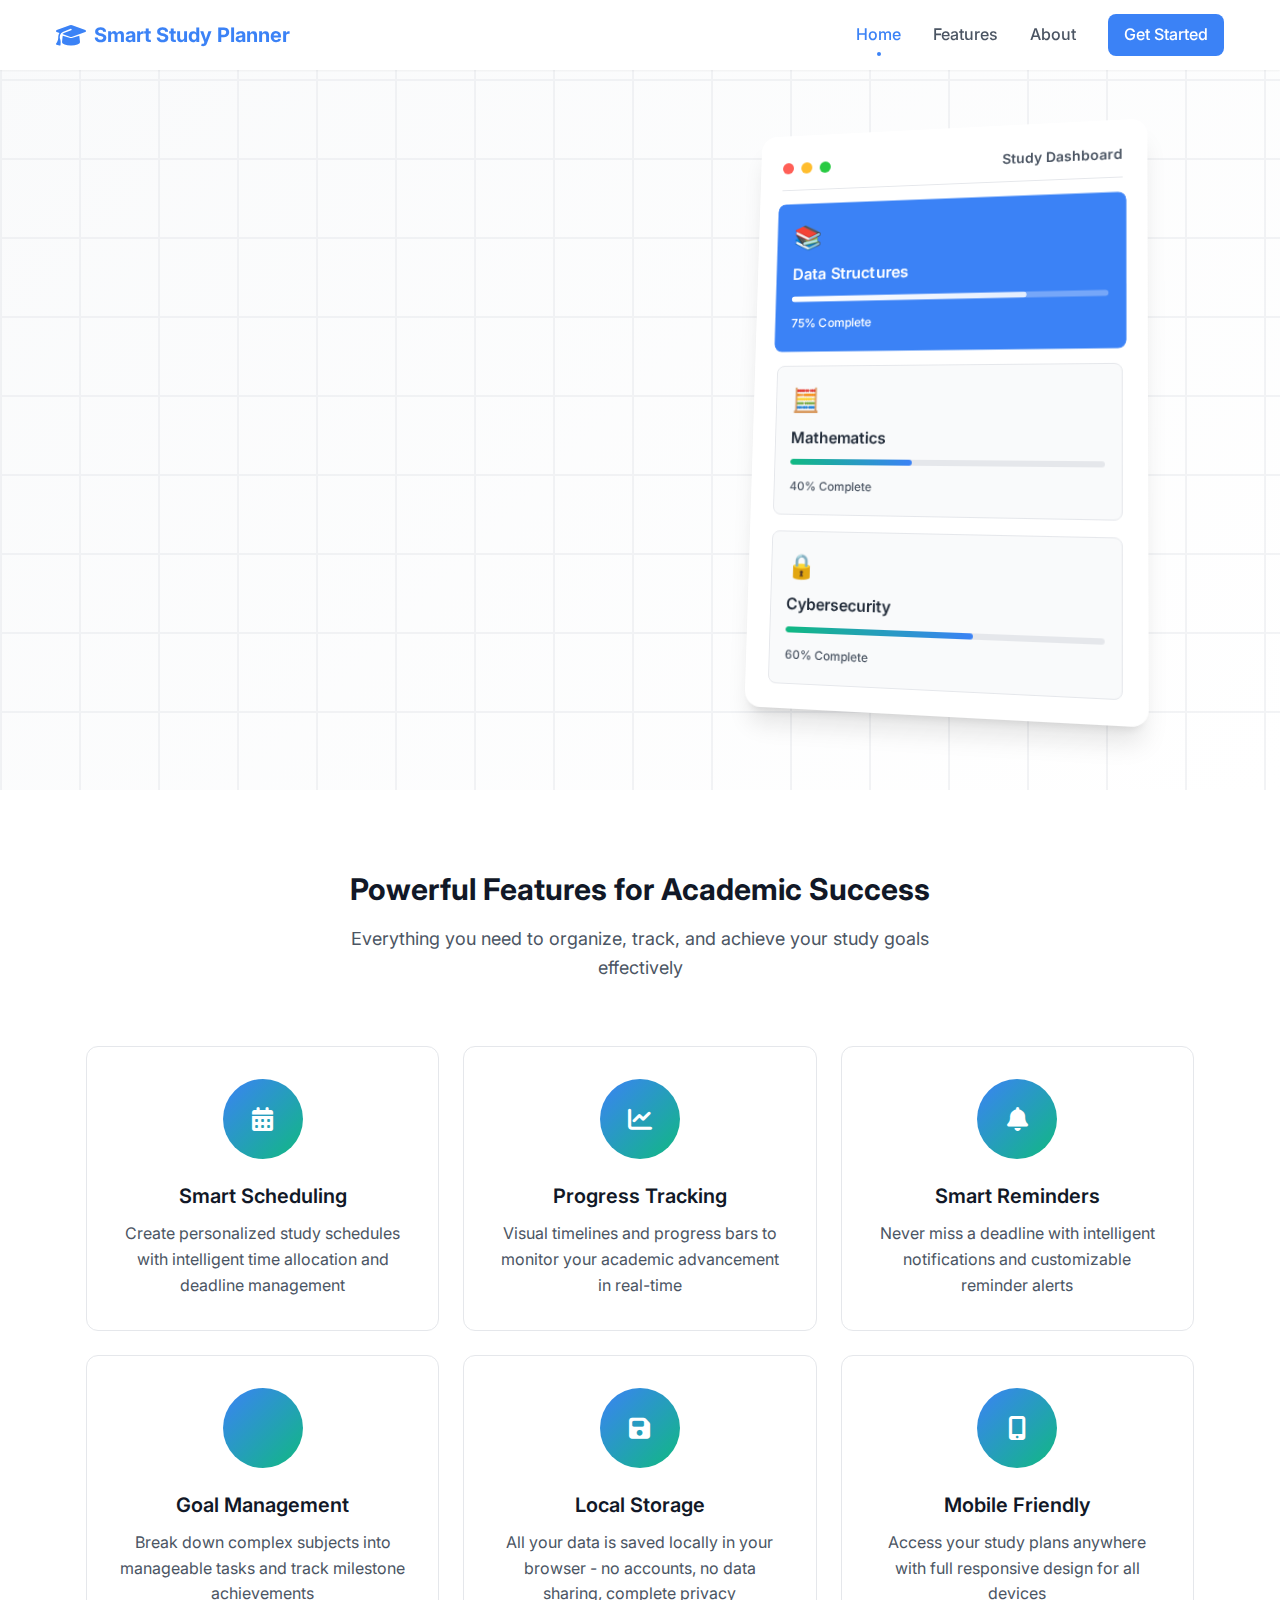
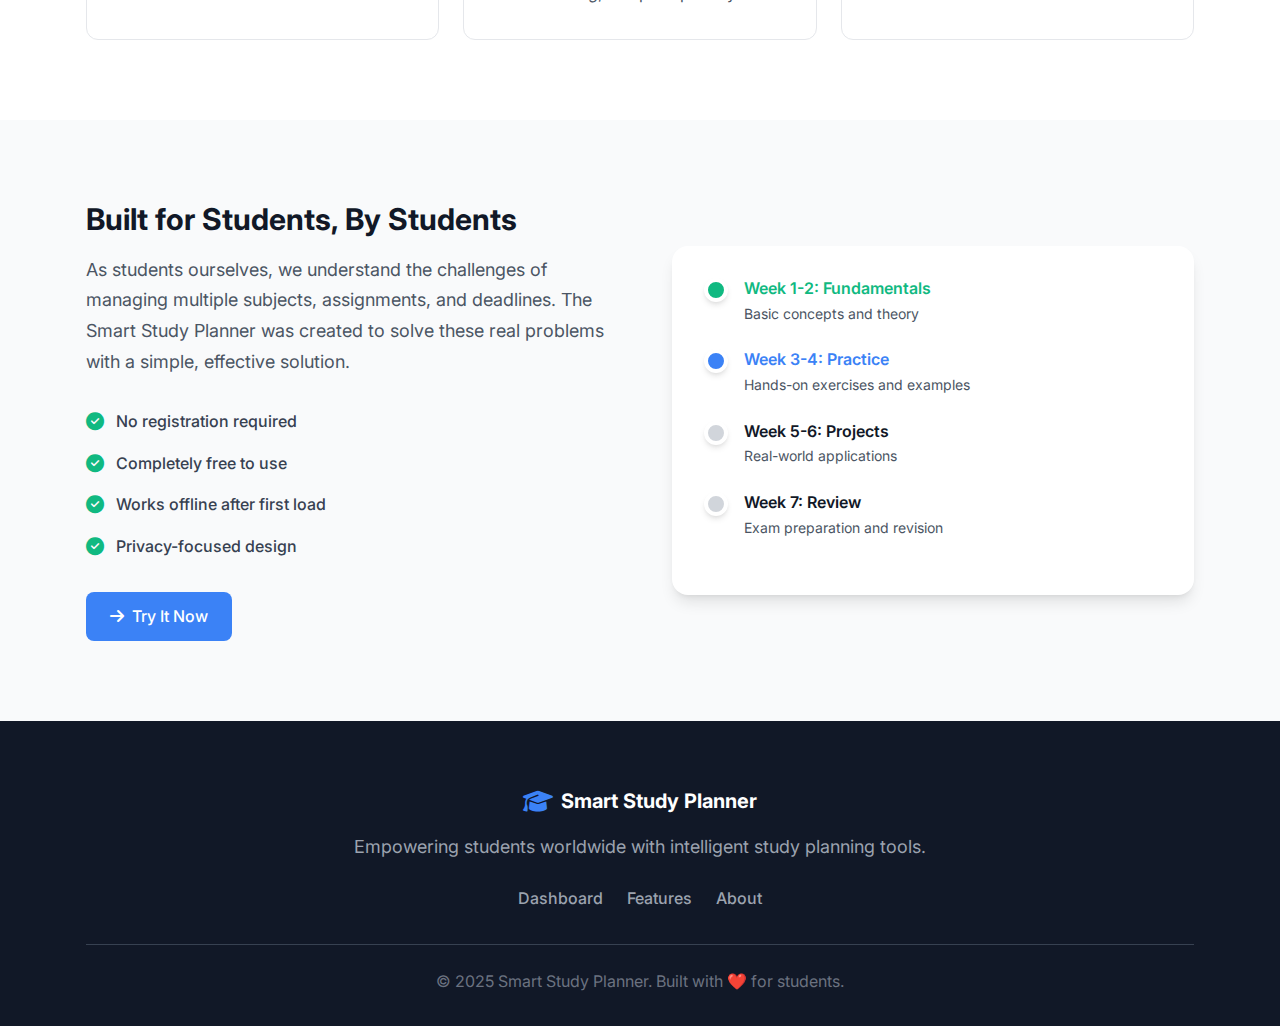
<file: index.html>
<!DOCTYPE html>
<html lang="en">
<head>
    <meta charset="UTF-8">
    <meta name="viewport" content="width=device-width, initial-scale=1.0">
    <title>Smart Study Planner - Organize Your Academic Success</title>
    
    <!-- Favicon -->
     <link rel="icon" type="image/x-icon" href="../favicon.ico">
    <link rel="icon" type="image/png" sizes="32x32" href="/favicon-32x32.png">
    <link rel="icon" type="image/png" sizes="16x16" href="/favicon-16x16.png">
    <link rel="apple-touch-icon" sizes="180x180" href="/apple-touch-icon.png">
    
    <!-- CSS Files -->
    <link rel="stylesheet" href="css/style.css">
    <link rel="stylesheet" href="css/components.css">
    <link rel="stylesheet" href="css/responsive.css">
    
    <!-- Google Fonts -->
    <link href="https://fonts.googleapis.com/css2?family=Inter:wght@300;400;500;600;700&display=swap" rel="stylesheet">
    
    <!-- Font Awesome Icons -->
    <link rel="stylesheet" href="https://cdnjs.cloudflare.com/ajax/libs/font-awesome/6.4.0/css/all.min.css">
</head>
<body>
    <!-- Navigation Header -->
    <nav class="navbar">
        <div class="nav-container">
            <div class="nav-logo">
                <i class="fas fa-graduation-cap"></i>
                <span>Smart Study Planner</span>
            </div>
            <div class="nav-menu">
                <a href="#home" class="nav-link active">Home</a>
                <a href="#features" class="nav-link">Features</a>
                <a href="#about" class="nav-link">About</a>
                <a href="pages/dashboard.html" class="nav-link cta-button">Get Started</a>
            </div>
            <div class="hamburger">
                <span></span>
                <span></span>
                <span></span>
            </div>
        </div>
    </nav>

    <!-- Hero Section -->
    <section id="home" class="hero">
        <div class="hero-container">
            <div class="hero-content">
                <h1 class="hero-title">
                    Master Your Studies with <br>
                    <span class="highlight">Smart Planning</span>
                </h1>
                <p class="hero-description">
                    Organize study schedules, track academic progress, and achieve your goals with 
                    visual timelines and intelligent reminders. Boost your productivity today!
                </p>
                <div class="hero-buttons">
                    <a href="pages/dashboard.html" class="btn btn-primary">
                        <i class="fas fa-rocket"></i>
                        Start Planning
                    </a>
                    <a href="#features" class="btn btn-secondary">
                        <i class="fas fa-info-circle"></i>
                        Learn More
                    </a>
                </div>
                <div class="hero-stats">
                    <div class="stat">
                        <span class="stat-number" data-count="1000">0</span>
                        <span class="stat-label">Study Plans Created</span>
                    </div>
                    <div class="stat">
                        <span class="stat-number" data-count="95">0</span>
                        <span class="stat-label">% Success Rate</span>
                    </div>
                    <div class="stat">
                        <span class="stat-number" data-count="500">0</span>
                        <span class="stat-label">Happy Students</span>
                    </div>
                </div>
            </div>
            <div class="hero-visual">
                <div class="study-dashboard-preview">
                    <div class="preview-header">
                        <div class="preview-dots">
                            <span></span>
                            <span></span>
                            <span></span>
                        </div>
                        <span class="preview-title">Study Dashboard</span>
                    </div>
                    <div class="preview-content">
                        <div class="preview-card active">
                            <div class="card-icon">📚</div>
                            <h3>Data Structures</h3>
                            <div class="progress-bar">
                                <div class="progress" style="width: 75%"></div>
                            </div>
                            <span class="progress-text">75% Complete</span>
                        </div>
                        <div class="preview-card">
                            <div class="card-icon">🧮</div>
                            <h3>Mathematics</h3>
                            <div class="progress-bar">
                                <div class="progress" style="width: 40%"></div>
                            </div>
                            <span class="progress-text">40% Complete</span>
                        </div>
                        <div class="preview-card">
                            <div class="card-icon">🔒</div>
                            <h3>Cybersecurity</h3>
                            <div class="progress-bar">
                                <div class="progress" style="width: 60%"></div>
                            </div>
                            <span class="progress-text">60% Complete</span>
                        </div>
                    </div>
                </div>
            </div>
        </div>
    </section>

    <!-- Features Section -->
    <section id="features" class="features">
        <div class="container">
            <div class="section-header">
                <h2 class="section-title">Powerful Features for Academic Success</h2>
                <p class="section-description">
                    Everything you need to organize, track, and achieve your study goals effectively
                </p>
            </div>
            
            <div class="features-grid">
                <div class="feature-card">
                    <div class="feature-icon">
                        <i class="fas fa-calendar-alt"></i>
                    </div>
                    <h3 class="feature-title">Smart Scheduling</h3>
                    <p class="feature-description">
                        Create personalized study schedules with intelligent time allocation 
                        and deadline management
                    </p>
                </div>
                
                <div class="feature-card">
                    <div class="feature-icon">
                        <i class="fas fa-chart-line"></i>
                    </div>
                    <h3 class="feature-title">Progress Tracking</h3>
                    <p class="feature-description">
                        Visual timelines and progress bars to monitor your academic 
                        advancement in real-time
                    </p>
                </div>
                
                <div class="feature-card">
                    <div class="feature-icon">
                        <i class="fas fa-bell"></i>
                    </div>
                    <h3 class="feature-title">Smart Reminders</h3>
                    <p class="feature-description">
                        Never miss a deadline with intelligent notifications and 
                        customizable reminder alerts
                    </p>
                </div>
                
                <div class="feature-card">
                    <div class="feature-icon">
                        <i class="fas fa-target"></i>
                    </div>
                    <h3 class="feature-title">Goal Management</h3>
                    <p class="feature-description">
                        Break down complex subjects into manageable tasks and 
                        track milestone achievements
                    </p>
                </div>
                
                <div class="feature-card">
                    <div class="feature-icon">
                        <i class="fas fa-save"></i>
                    </div>
                    <h3 class="feature-title">Local Storage</h3>
                    <p class="feature-description">
                        All your data is saved locally in your browser - no accounts, 
                        no data sharing, complete privacy
                    </p>
                </div>
                
                <div class="feature-card">
                    <div class="feature-icon">
                        <i class="fas fa-mobile-alt"></i>
                    </div>
                    <h3 class="feature-title">Mobile Friendly</h3>
                    <p class="feature-description">
                        Access your study plans anywhere with full responsive design 
                        for all devices
                    </p>
                </div>
            </div>
        </div>
    </section>

    <!-- About Section -->
    <section id="about" class="about">
        <div class="container">
            <div class="about-content">
                <div class="about-text">
                    <h2 class="section-title">Built for Students, By Students</h2>
                    <p class="about-description">
                        As students ourselves, we understand the challenges of managing multiple subjects, 
                        assignments, and deadlines. The Smart Study Planner was created to solve these 
                        real problems with a simple, effective solution.
                    </p>
                    <div class="about-features">
                        <div class="about-feature">
                            <i class="fas fa-check-circle"></i>
                            <span>No registration required</span>
                        </div>
                        <div class="about-feature">
                            <i class="fas fa-check-circle"></i>
                            <span>Completely free to use</span>
                        </div>
                        <div class="about-feature">
                            <i class="fas fa-check-circle"></i>
                            <span>Works offline after first load</span>
                        </div>
                        <div class="about-feature">
                            <i class="fas fa-check-circle"></i>
                            <span>Privacy-focused design</span>
                        </div>
                    </div>
                    <a href="pages/dashboard.html" class="btn btn-primary">
                        <i class="fas fa-arrow-right"></i>
                        Try It Now
                    </a>
                </div>
                <div class="about-visual">
                    <div class="study-timeline">
                        <div class="timeline-item completed">
                            <div class="timeline-dot"></div>
                            <div class="timeline-content">
                                <h4>Week 1-2: Fundamentals</h4>
                                <p>Basic concepts and theory</p>
                            </div>
                        </div>
                        <div class="timeline-item active">
                            <div class="timeline-dot"></div>
                            <div class="timeline-content">
                                <h4>Week 3-4: Practice</h4>
                                <p>Hands-on exercises and examples</p>
                            </div>
                        </div>
                        <div class="timeline-item">
                            <div class="timeline-dot"></div>
                            <div class="timeline-content">
                                <h4>Week 5-6: Projects</h4>
                                <p>Real-world applications</p>
                            </div>
                        </div>
                        <div class="timeline-item">
                            <div class="timeline-dot"></div>
                            <div class="timeline-content">
                                <h4>Week 7: Review</h4>
                                <p>Exam preparation and revision</p>
                            </div>
                        </div>
                    </div>
                </div>
            </div>
        </div>
    </section>

    <!-- Footer -->
    <footer class="footer">
        <div class="container">
            <div class="footer-content">
                <div class="footer-logo">
                    <i class="fas fa-graduation-cap"></i>
                    <span>Smart Study Planner</span>
                </div>
                <p class="footer-text">
                    Empowering students worldwide with intelligent study planning tools.
                </p>
                <div class="footer-links">
                    <a href="pages/dashboard.html">Dashboard</a>
                    <a href="#features">Features</a>
                    <a href="#about">About</a>
                </div>
            </div>
            <div class="footer-bottom">
                <p>&copy; 2025 Smart Study Planner. Built with ❤️ for students.</p>
            </div>
        </div>
    </footer>

    <!-- JavaScript Files -->
    <script src="js/app.js"></script>
</body>
</html>
</file>
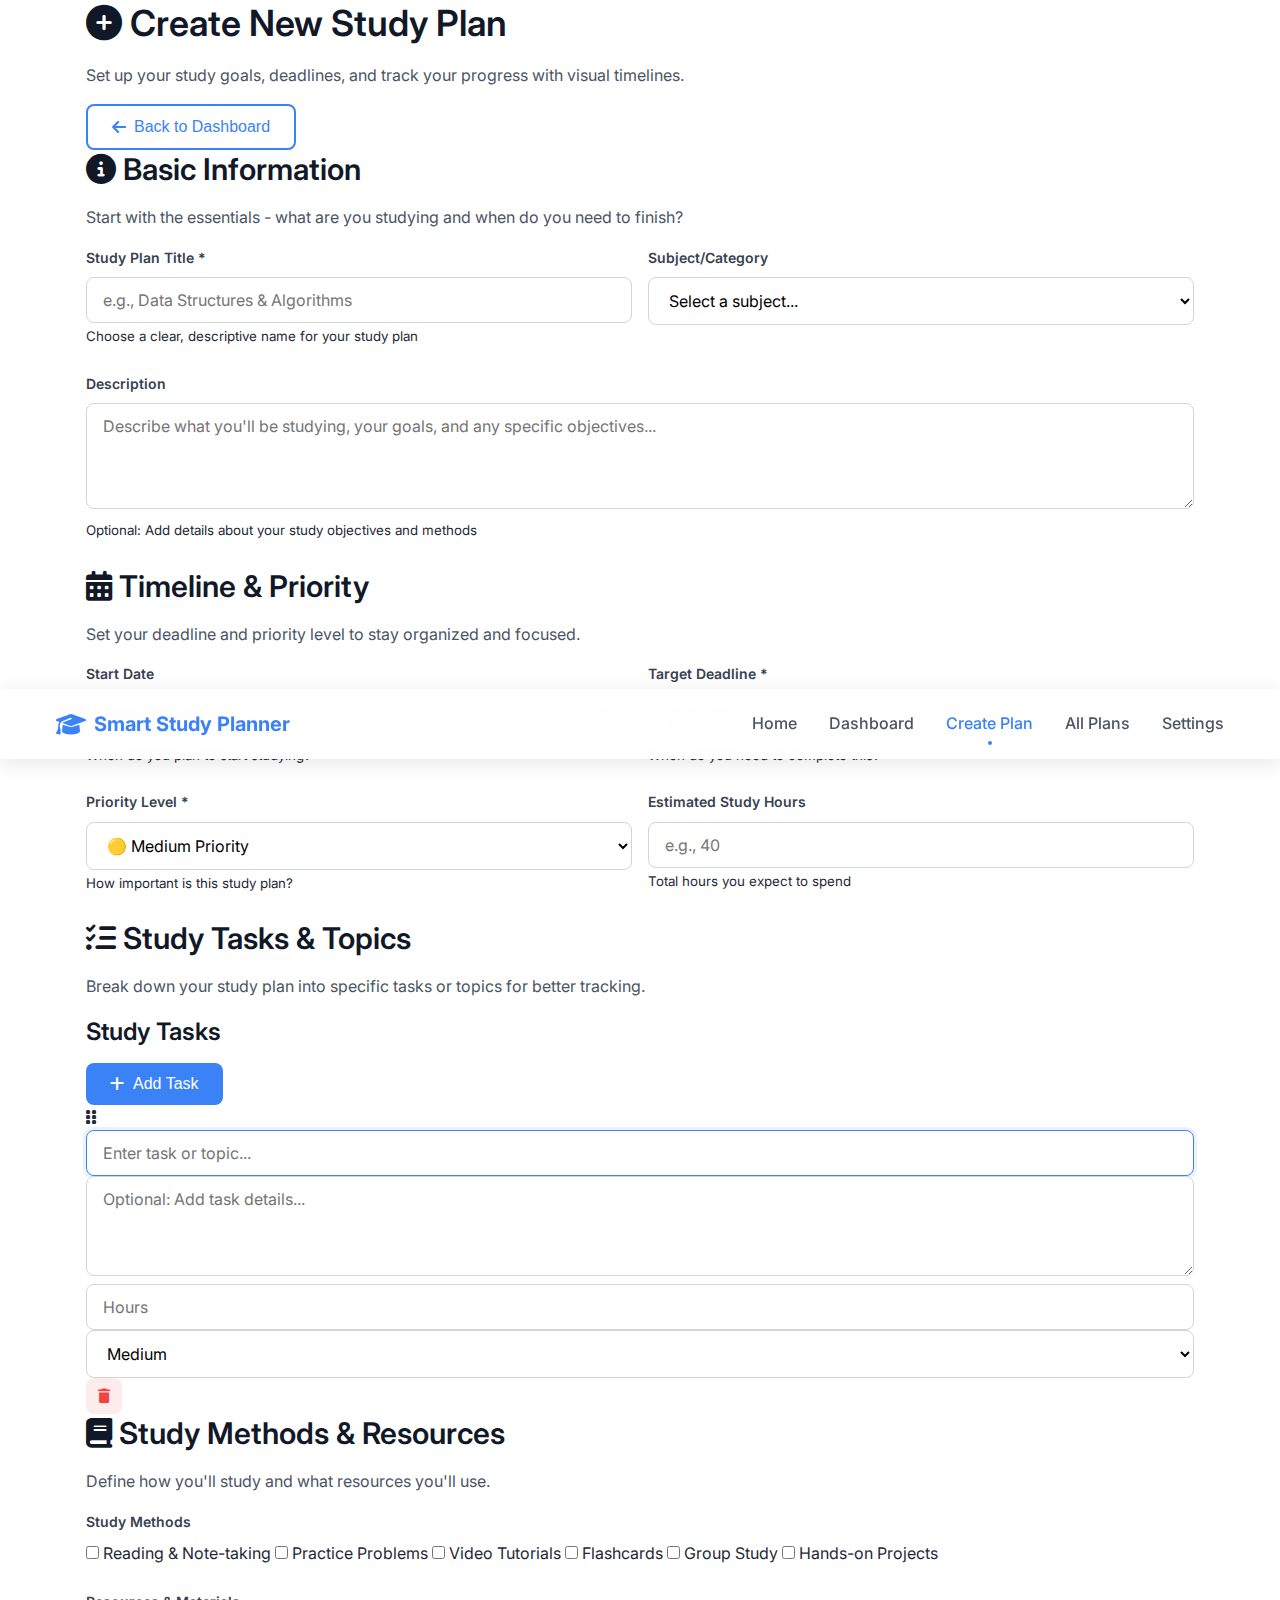
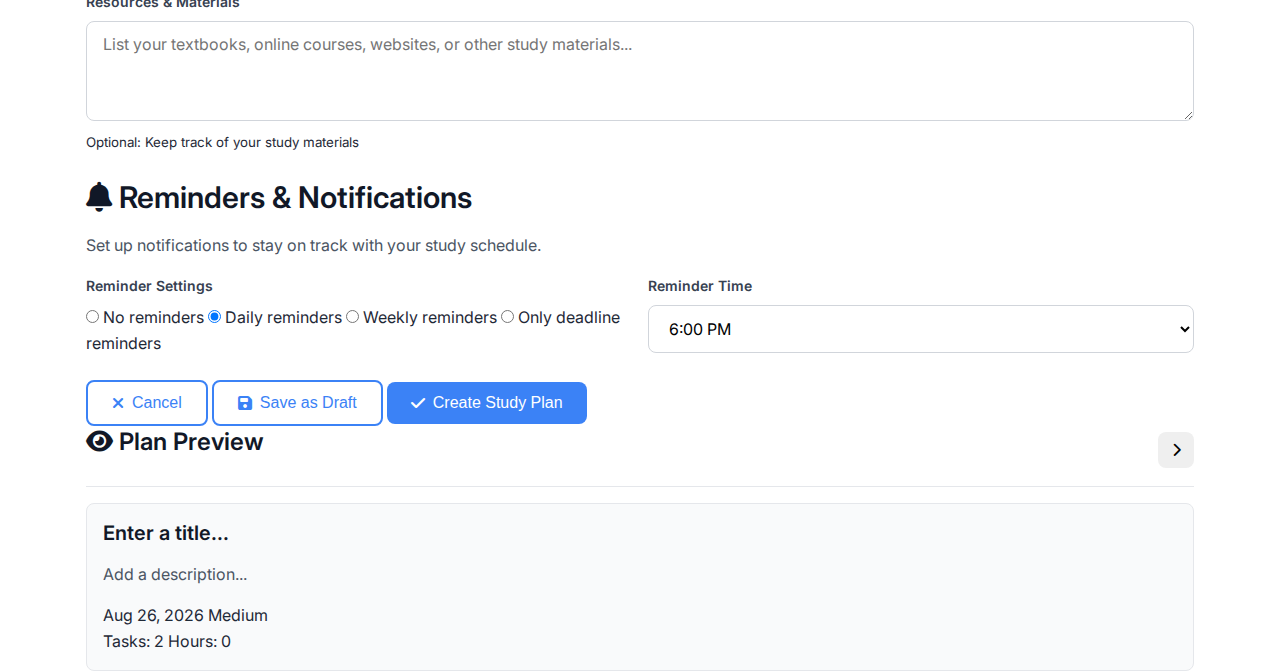
<file: pages/create-plan.html>
<!DOCTYPE html>
<html lang="en">
<head>
    <meta charset="UTF-8">
    <meta name="viewport" content="width=device-width, initial-scale=1.0">
    <title>Create Study Plan - Smart Study Planner</title>
    
    <!-- Favicon -->
    <!-- Stop favicon errors -->
<link rel="icon" href="data:image/svg+xml,<svg xmlns='http://www.w3.org/2000/svg' viewBox='0 0 100 100'><text y='.9em' font-size='90'>🎓</text></svg>">

    <!-- CSS Files -->
    <link rel="stylesheet" href="../css/style.css">
    <link rel="stylesheet" href="../css/components.css">
    <link rel="stylesheet" href="../css/responsive.css">
    
    <!-- Google Fonts -->
    <link href="https://fonts.googleapis.com/css2?family=Inter:wght@300;400;500;600;700&display=swap" rel="stylesheet">
    
    <!-- Font Awesome Icons -->
    <link rel="stylesheet" href="https://cdnjs.cloudflare.com/ajax/libs/font-awesome/6.4.0/css/all.min.css">
</head>
<body>
    <!-- Navigation Header -->
    <nav class="navbar">
        <div class="nav-container">
            <div class="nav-logo">
                <i class="fas fa-graduation-cap"></i>
                <span>Smart Study Planner</span>
            </div>
            <div class="nav-menu">
                <a href="../index.html" class="nav-link">Home</a>
                <a href="dashboard.html" class="nav-link">Dashboard</a>
                <a href="create-plan.html" class="nav-link active">Create Plan</a>
                <a href="view-plans.html" class="nav-link">All Plans</a>
                <a href="settings.html" class="nav-link">Settings</a>
            </div>
            <div class="hamburger">
                <span></span>
                <span></span>
                <span></span>
            </div>
        </div>
    </nav>

    <!-- Main Content -->
    <main class="create-plan-main">
        <div class="container">
            <!-- Page Header -->
            <header class="page-header">
                <div class="header-content">
                    <h1 class="page-title">
                        <i class="fas fa-plus-circle"></i>
                        <span id="pageTitle">Create New Study Plan</span>
                    </h1>
                    <p class="page-subtitle">
                        Set up your study goals, deadlines, and track your progress with visual timelines.
                    </p>
                </div>
                <div class="header-actions">
                    <button class="btn btn-secondary" onclick="window.location.href='dashboard.html'">
                        <i class="fas fa-arrow-left"></i>
                        Back to Dashboard
                    </button>
                </div>
            </header>

            <!-- Study Plan Form -->
            <section class="form-section">
                <div class="form-container">
                    <form id="studyPlanForm" class="study-plan-form">
                        <!-- Basic Information -->
                        <div class="form-section-header">
                            <h2>
                                <i class="fas fa-info-circle"></i>
                                Basic Information
                            </h2>
                            <p>Start with the essentials - what are you studying and when do you need to finish?</p>
                        </div>

                        <div class="form-row">
                            <div class="form-group">
                                <label for="planTitle" class="form-label">
                                    Study Plan Title *
                                </label>
                                <input 
                                    type="text" 
                                    id="planTitle" 
                                    name="title" 
                                    class="form-input" 
                                    placeholder="e.g., Data Structures & Algorithms"
                                    required
                                    maxlength="100"
                                >
                                <small class="form-help">Choose a clear, descriptive name for your study plan</small>
                            </div>

                            <div class="form-group">
                                <label for="planSubject" class="form-label">
                                    Subject/Category
                                </label>
                                <select id="planSubject" name="subject" class="form-select">
                                    <option value="">Select a subject...</option>
                                    <option value="computer-science">Computer Science</option>
                                    <option value="mathematics">Mathematics</option>
                                    <option value="physics">Physics</option>
                                    <option value="chemistry">Chemistry</option>
                                    <option value="biology">Biology</option>
                                    <option value="engineering">Engineering</option>
                                    <option value="cybersecurity">Cybersecurity</option>
                                    <option value="data-science">Data Science</option>
                                    <option value="programming">Programming</option>
                                    <option value="language">Language Learning</option>
                                    <option value="business">Business</option>
                                    <option value="other">Other</option>
                                </select>
                            </div>
                        </div>

                        <div class="form-group">
                            <label for="planDescription" class="form-label">
                                Description
                            </label>
                            <textarea 
                                id="planDescription" 
                                name="description" 
                                class="form-textarea" 
                                placeholder="Describe what you'll be studying, your goals, and any specific objectives..."
                                rows="4"
                                maxlength="500"
                            ></textarea>
                            <small class="form-help">Optional: Add details about your study objectives and methods</small>
                        </div>

                        <!-- Timeline & Priority -->
                        <div class="form-section-header">
                            <h2>
                                <i class="fas fa-calendar-alt"></i>
                                Timeline & Priority
                            </h2>
                            <p>Set your deadline and priority level to stay organized and focused.</p>
                        </div>

                        <div class="form-row">
                            <div class="form-group">
                                <label for="startDate" class="form-label">
                                    Start Date
                                </label>
                                <input 
                                    type="date" 
                                    id="startDate" 
                                    name="startDate" 
                                    class="form-input"
                                >
                                <small class="form-help">When do you plan to start studying?</small>
                            </div>

                            <div class="form-group">
                                <label for="deadline" class="form-label">
                                    Target Deadline *
                                </label>
                                <input 
                                    type="date" 
                                    id="deadline" 
                                    name="deadline" 
                                    class="form-input"
                                    required
                                >
                                <small class="form-help">When do you need to complete this?</small>
                            </div>
                        </div>

                        <div class="form-row">
                            <div class="form-group">
                                <label for="priority" class="form-label">
                                    Priority Level *
                                </label>
                                <select id="priority" name="priority" class="form-select" required>
                                    <option value="">Select priority...</option>
                                    <option value="high">🔴 High Priority</option>
                                    <option value="medium" selected>🟡 Medium Priority</option>
                                    <option value="low">🟢 Low Priority</option>
                                </select>
                                <small class="form-help">How important is this study plan?</small>
                            </div>

                            <div class="form-group">
                                <label for="estimatedHours" class="form-label">
                                    Estimated Study Hours
                                </label>
                                <input 
                                    type="number" 
                                    id="estimatedHours" 
                                    name="estimatedHours" 
                                    class="form-input"
                                    placeholder="e.g., 40"
                                    min="1"
                                    max="1000"
                                >
                                <small class="form-help">Total hours you expect to spend</small>
                            </div>
                        </div>

                        <!-- Study Tasks/Topics -->
                        <div class="form-section-header">
                            <h2>
                                <i class="fas fa-tasks"></i>
                                Study Tasks & Topics
                            </h2>
                            <p>Break down your study plan into specific tasks or topics for better tracking.</p>
                        </div>

                        <div class="tasks-container">
                            <div class="tasks-header">
                                <h3>Study Tasks</h3>
                                <button type="button" class="btn btn-primary btn-sm" id="addTaskBtn">
                                    <i class="fas fa-plus"></i>
                                    Add Task
                                </button>
                            </div>
                            
                            <div class="tasks-list" id="tasksList">
                                <!-- Tasks will be dynamically added here -->
                            </div>
                            
                            <div class="tasks-template" id="taskTemplate" style="display: none;">
                                <div class="task-item">
                                    <div class="task-drag-handle">
                                        <i class="fas fa-grip-vertical"></i>
                                    </div>
                                    <div class="task-content">
                                        <input 
                                            type="text" 
                                            class="form-input task-title" 
                                            placeholder="Enter task or topic..."
                                            required
                                        >
                                        <textarea 
                                            class="form-textarea task-description" 
                                            placeholder="Optional: Add task details..."
                                            rows="2"
                                        ></textarea>
                                        <div class="task-meta">
                                            <input 
                                                type="number" 
                                                class="form-input task-hours" 
                                                placeholder="Hours"
                                                min="0.5"
                                                step="0.5"
                                            >
                                            <select class="form-select task-difficulty">
                                                <option value="easy">Easy</option>
                                                <option value="medium" selected>Medium</option>
                                                <option value="hard">Hard</option>
                                            </select>
                                        </div>
                                    </div>
                                    <div class="task-actions">
                                        <button type="button" class="btn-icon delete remove-task">
                                            <i class="fas fa-trash"></i>
                                        </button>
                                    </div>
                                </div>
                            </div>
                        </div>

                        <!-- Study Method & Resources -->
                        <div class="form-section-header">
                            <h2>
                                <i class="fas fa-book"></i>
                                Study Methods & Resources
                            </h2>
                            <p>Define how you'll study and what resources you'll use.</p>
                        </div>

                        <div class="form-group">
                            <label class="form-label">Study Methods</label>
                            <div class="checkbox-group">
                                <label class="checkbox-item">
                                    <input type="checkbox" name="methods" value="reading">
                                    <span class="checkmark"></span>
                                    Reading & Note-taking
                                </label>
                                <label class="checkbox-item">
                                    <input type="checkbox" name="methods" value="practice">
                                    <span class="checkmark"></span>
                                    Practice Problems
                                </label>
                                <label class="checkbox-item">
                                    <input type="checkbox" name="methods" value="videos">
                                    <span class="checkmark"></span>
                                    Video Tutorials
                                </label>
                                <label class="checkbox-item">
                                    <input type="checkbox" name="methods" value="flashcards">
                                    <span class="checkmark"></span>
                                    Flashcards
                                </label>
                                <label class="checkbox-item">
                                    <input type="checkbox" name="methods" value="group">
                                    <span class="checkmark"></span>
                                    Group Study
                                </label>
                                <label class="checkbox-item">
                                    <input type="checkbox" name="methods" value="projects">
                                    <span class="checkmark"></span>
                                    Hands-on Projects
                                </label>
                            </div>
                        </div>

                        <div class="form-group">
                            <label for="resources" class="form-label">
                                Resources & Materials
                            </label>
                            <textarea 
                                id="resources" 
                                name="resources" 
                                class="form-textarea" 
                                placeholder="List your textbooks, online courses, websites, or other study materials..."
                                rows="3"
                                maxlength="1000"
                            ></textarea>
                            <small class="form-help">Optional: Keep track of your study materials</small>
                        </div>

                        <!-- Reminders & Notifications -->
                        <div class="form-section-header">
                            <h2>
                                <i class="fas fa-bell"></i>
                                Reminders & Notifications
                            </h2>
                            <p>Set up notifications to stay on track with your study schedule.</p>
                        </div>

                        <div class="form-row">
                            <div class="form-group">
                                <label class="form-label">Reminder Settings</label>
                                <div class="radio-group">
                                    <label class="radio-item">
                                        <input type="radio" name="reminderFrequency" value="none">
                                        <span class="radio-mark"></span>
                                        No reminders
                                    </label>
                                    <label class="radio-item">
                                        <input type="radio" name="reminderFrequency" value="daily" checked>
                                        <span class="radio-mark"></span>
                                        Daily reminders
                                    </label>
                                    <label class="radio-item">
                                        <input type="radio" name="reminderFrequency" value="weekly">
                                        <span class="radio-mark"></span>
                                        Weekly reminders
                                    </label>
                                    <label class="radio-item">
                                        <input type="radio" name="reminderFrequency" value="deadline">
                                        <span class="radio-mark"></span>
                                        Only deadline reminders
                                    </label>
                                </div>
                            </div>

                            <div class="form-group">
                                <label for="reminderTime" class="form-label">
                                    Reminder Time
                                </label>
                                <select id="reminderTime" name="reminderTime" class="form-select">
                                    <option value="9">9:00 AM</option>
                                    <option value="12">12:00 PM</option>
                                    <option value="15">3:00 PM</option>
                                    <option value="18" selected>6:00 PM</option>
                                    <option value="20">8:00 PM</option>
                                </select>
                            </div>
                        </div>

                        <!-- Form Actions -->
                        <div class="form-actions">
                            <button type="button" class="btn btn-secondary" onclick="window.location.href='dashboard.html'">
                                <i class="fas fa-times"></i>
                                Cancel
                            </button>
                            <button type="button" class="btn btn-secondary" id="saveAsDraftBtn">
                                <i class="fas fa-save"></i>
                                Save as Draft
                            </button>
                            <button type="submit" class="btn btn-primary" id="createPlanBtn">
                                <i class="fas fa-check"></i>
                                <span id="submitBtnText">Create Study Plan</span>
                            </button>
                        </div>
                    </form>
                </div>

                <!-- Preview Panel -->
                <div class="preview-panel" id="previewPanel">
                    <div class="preview-header">
                        <h3>
                            <i class="fas fa-eye"></i>
                            Plan Preview
                        </h3>
                        <button type="button" class="btn-icon" id="togglePreview">
                            <i class="fas fa-chevron-right"></i>
                        </button>
                    </div>
                    <div class="preview-content" id="previewContent">
                        <div class="preview-card">
                            <h4 id="previewTitle">Enter a title...</h4>
                            <p id="previewDescription">Add a description...</p>
                            <div class="preview-meta">
                                <span id="previewDeadline">No deadline set</span>
                                <span id="previewPriority" class="priority-badge medium">Medium</span>
                            </div>
                            <div class="preview-progress">
                                <span>Tasks: <span id="previewTaskCount">0</span></span>
                                <span>Hours: <span id="previewHours">0</span></span>
                            </div>
                        </div>
                    </div>
                </div>
            </section>
        </div>
    </main>

    <!-- Success Modal -->
    <div class="modal-overlay" id="successModal">
        <div class="modal-content">
            <div class="modal-header">
                <h3 class="modal-title">
                    <i class="fas fa-check-circle" style="color: var(--success);"></i>
                    Success!
                </h3>
            </div>
            <div class="modal-body">
                <p>Your study plan has been created successfully! What would you like to do next?</p>
            </div>
            <div class="modal-footer">
                <button class="btn btn-secondary" onclick="window.location.href='create-plan.html'">
                    Create Another Plan
                </button>
                <button class="btn btn-primary" onclick="window.location.href='dashboard.html'">
                    Go to Dashboard
                </button>
            </div>
        </div>
    </div>

    <!-- Loading Overlay -->
    <div class="loading-overlay" id="loadingOverlay" style="display: none;">
        <div class="loading-content">
            <div class="loading-spinner-large"></div>
            <p class="loading-text">Creating your study plan...</p>
        </div>
    </div>

    <!-- JavaScript Files -->
    <script src="../js/app.js"></script>
    <script src="../js/localStorage.js"></script>
    <script src="../js/studyPlan.js"></script>
    <script>
        // Global variables
        let isEditMode = false;
        let editingPlanId = null;
        let taskCounter = 0;

        // Initialize page
        document.addEventListener('DOMContentLoaded', function() {
            console.log('Create Plan page loaded');
            initializeCreatePlan();
        });

        // Initialize create plan functionality
        function initializeCreatePlan() {
            setupFormEvents();
            setupTaskManagement();
            setupPreview();
            checkEditMode();
            setDefaultValues();
        }

        // Check if we're in edit mode
        function checkEditMode() {
            const urlParams = new URLSearchParams(window.location.search);
            const editId = urlParams.get('edit');
            
            if (editId) {
                isEditMode = true;
                editingPlanId = editId;
                loadPlanForEdit(editId);
                
                document.getElementById('pageTitle').innerHTML = 
                    '<i class="fas fa-edit"></i> Edit Study Plan';
                document.getElementById('submitBtnText').textContent = 'Update Study Plan';
            }
        }

        // Load plan data for editing
        function loadPlanForEdit(planId) {
            const plan = studyApp.studyPlans.find(p => p.id === planId);
            if (!plan) {
                studyApp.showNotification('Study plan not found!', 'error');
                window.location.href = 'dashboard.html';
                return;
            }

            // Populate form fields
            document.getElementById('planTitle').value = plan.title || '';
            document.getElementById('planSubject').value = plan.subject || '';
            document.getElementById('planDescription').value = plan.description || '';
            document.getElementById('startDate').value = plan.startDate || '';
            document.getElementById('deadline').value = plan.deadline || '';
            document.getElementById('priority').value = plan.priority || 'medium';
            document.getElementById('estimatedHours').value = plan.estimatedHours || '';
            document.getElementById('resources').value = plan.resources || '';

            // Load study methods
            if (plan.methods) {
                plan.methods.forEach(method => {
                    const checkbox = document.querySelector(`input[name="methods"][value="${method}"]`);
                    if (checkbox) checkbox.checked = true;
                });
            }

            // Load reminder settings
            if (plan.reminderFrequency) {
                const radio = document.querySelector(`input[name="reminderFrequency"][value="${plan.reminderFrequency}"]`);
                if (radio) radio.checked = true;
            }
            
            if (plan.reminderTime) {
                document.getElementById('reminderTime').value = plan.reminderTime;
            }

            // Load tasks
            if (plan.tasks && plan.tasks.length > 0) {
                plan.tasks.forEach(task => {
                    addTask(task);
                });
            }

            updatePreview();
        }

        // Set default values
        function setDefaultValues() {
            // Set today as start date
            const today = new Date().toISOString().split('T')[0];
            document.getElementById('startDate').value = today;

            // Set default deadline (1 month from today)
            const nextMonth = new Date();
            nextMonth.setMonth(nextMonth.getMonth() + 1);
            document.getElementById('deadline').value = nextMonth.toISOString().split('T')[0];

            // Add one default task
            if (!isEditMode) {
                addTask();
            }
        }

        // Setup form events
        function setupFormEvents() {
            const form = document.getElementById('studyPlanForm');
            
            form.addEventListener('submit', handleFormSubmit);
            form.addEventListener('input', updatePreview);
            form.addEventListener('change', updatePreview);
            
            document.getElementById('saveAsDraftBtn').addEventListener('click', saveAsDraft);
        }

        // Handle form submission
        function handleFormSubmit(e) {
            e.preventDefault();
            
            if (!validateForm()) {
                return;
            }

            showLoading(true);
            
const planData = collectFormData();
                
                if (isEditMode) {
                    updateExistingPlan(planData);
                } else {
                    createNewPlan(planData);
                }
                
                showLoading(false);
                studyApp.openModal('successModal');
            }

        // Validate form
        function validateForm() {
            const title = document.getElementById('planTitle').value.trim();
            const deadline = document.getElementById('deadline').value;
            const priority = document.getElementById('priority').value;
            
            if (!title) {
                studyApp.showNotification('Please enter a study plan title', 'error');
                document.getElementById('planTitle').focus();
                return false;
            }
            
            if (!deadline) {
                studyApp.showNotification('Please set a target deadline', 'error');
                document.getElementById('deadline').focus();
                return false;
            }
            
            if (!priority) {
                studyApp.showNotification('Please select a priority level', 'error');
                document.getElementById('priority').focus();
                return false;
            }

            // Validate deadline is in the future
            const deadlineDate = new Date(deadline);
            const today = new Date();
            today.setHours(0, 0, 0, 0);
            
            if (deadlineDate < today) {
                studyApp.showNotification('Deadline must be in the future', 'error');
                document.getElementById('deadline').focus();
                return false;
            }

            return true;
        }

        // Collect form data
        function collectFormData() {
            const formData = new FormData(document.getElementById('studyPlanForm'));
            const methods = Array.from(document.querySelectorAll('input[name="methods"]:checked')).map(cb => cb.value);
            const tasks = collectTasks();
            
            const planData = {
                id: isEditMode ? editingPlanId : studyApp.generateId(),
                title: formData.get('title').trim(),
                subject: formData.get('subject') || 'other',
                description: formData.get('description')?.trim() || '',
                startDate: formData.get('startDate'),
                deadline: formData.get('deadline'),
                priority: formData.get('priority'),
                estimatedHours: parseInt(formData.get('estimatedHours')) || 0,
                resources: formData.get('resources')?.trim() || '',
                methods: methods,
                reminderFrequency: formData.get('reminderFrequency') || 'daily',
                reminderTime: parseInt(formData.get('reminderTime')) || 18,
                tasks: tasks,
                status: 'active',
                progress: 0,
                createdAt: isEditMode ? 
                    studyApp.studyPlans.find(p => p.id === editingPlanId)?.createdAt : 
                    new Date().toISOString(),
                updatedAt: new Date().toISOString()
            };
            
            return planData;
        }

        // Collect tasks from form
        function collectTasks() {
            const taskItems = document.querySelectorAll('.task-item');
            const tasks = [];
            
            taskItems.forEach((item, index) => {
                const title = item.querySelector('.task-title').value.trim();
                const description = item.querySelector('.task-description').value.trim();
                const hours = parseFloat(item.querySelector('.task-hours').value) || 1;
                const difficulty = item.querySelector('.task-difficulty').value;
                
                if (title) {
                    tasks.push({
                        id: studyApp.generateId(),
                        title: title,
                        description: description,
                        estimatedHours: hours,
                        difficulty: difficulty,
                        completed: false,
                        order: index
                    });
                }
            });
            
            return tasks;
        }

        // Create new plan
        function createNewPlan(planData) {
            studyApp.studyPlans.push(planData);
            studyApp.saveToStorage();
            studyApp.showNotification('Study plan created successfully!', 'success');
            console.log('New study plan created:', planData);
        }

        // Update existing plan
        function updateExistingPlan(planData) {
            const index = studyApp.studyPlans.findIndex(p => p.id === editingPlanId);
            if (index !== -1) {
                studyApp.studyPlans[index] = planData;
                studyApp.saveToStorage();
                studyApp.showNotification('Study plan updated successfully!', 'success');
                console.log('Study plan updated:', planData);
            }
        }

        // Save as draft
        function saveAsDraft() {
            const planData = collectFormData();
            planData.status = 'draft';
            
            if (isEditMode) {
                updateExistingPlan(planData);
            } else {
                createNewPlan(planData);
            }
            
            studyApp.showNotification('Study plan saved as draft', 'success');
        }

        // Setup task management
        function setupTaskManagement() {
            document.getElementById('addTaskBtn').addEventListener('click', () => addTask());
            
            // Event delegation for task actions
            document.getElementById('tasksList').addEventListener('click', (e) => {
                if (e.target.closest('.remove-task')) {
                    removeTask(e.target.closest('.task-item'));
                }
            });
        }

        // Add task
        function addTask(taskData = null) {
            const template = document.getElementById('taskTemplate').cloneNode(true);
            template.id = '';
            template.style.display = 'block';
            template.classList.add('task-item-' + (++taskCounter));
            
            // Populate with data if provided (for editing)
            if (taskData) {
                template.querySelector('.task-title').value = taskData.title || '';
                template.querySelector('.task-description').value = taskData.description || '';
                template.querySelector('.task-hours').value = taskData.estimatedHours || '';
                template.querySelector('.task-difficulty').value = taskData.difficulty || 'medium';
            }
            
            document.getElementById('tasksList').appendChild(template);
            
            // Focus on the new task title input
            template.querySelector('.task-title').focus();
            
            updatePreview();
        }

        // Remove task
        function removeTask(taskElement) {
            if (document.querySelectorAll('.task-item').length <= 1) {
                studyApp.showNotification('You must have at least one task', 'warning');
                return;
            }
            
            taskElement.remove();
            updatePreview();
        }

        // Setup preview
        function setupPreview() {
            document.getElementById('togglePreview').addEventListener('click', togglePreview);
            updatePreview();
        }

        // Toggle preview panel
        function togglePreview() {
            const panel = document.getElementById('previewPanel');
            const button = document.getElementById('togglePreview');
            
            panel.classList.toggle('collapsed');
            
            const icon = button.querySelector('i');
            if (panel.classList.contains('collapsed')) {
                icon.className = 'fas fa-chevron-left';
            } else {
                icon.className = 'fas fa-chevron-right';
            }
        }

        // Update preview
        function updatePreview() {
            const title = document.getElementById('planTitle').value || 'Enter a title...';
            const description = document.getElementById('planDescription').value || 'Add a description...';
            const deadline = document.getElementById('deadline').value;
            const priority = document.getElementById('priority').value || 'medium';
            const estimatedHours = document.getElementById('estimatedHours').value || '0';
            const taskCount = document.querySelectorAll('.task-item .task-title').length;
            
            document.getElementById('previewTitle').textContent = title;
            document.getElementById('previewDescription').textContent = description;
            document.getElementById('previewDeadline').textContent = 
                deadline ? studyApp.formatDate(deadline) : 'No deadline set';
            
            const priorityBadge = document.getElementById('previewPriority');
            priorityBadge.textContent = priority.charAt(0).toUpperCase() + priority.slice(1);
            priorityBadge.className = `priority-badge ${priority}`;
            
            document.getElementById('previewTaskCount').textContent = taskCount;
            document.getElementById('previewHours').textContent = estimatedHours;
        }

        // Show/hide loading
        function showLoading(show) {
            document.getElementById('loadingOverlay').style.display = show ? 'flex' : 'none';
        }

        // Auto-save draft functionality
        let autoSaveTimeout;
        function setupAutoSave() {
            document.getElementById('studyPlanForm').addEventListener('input', () => {
                clearTimeout(autoSaveTimeout);
                autoSaveTimeout = setTimeout(() => {
                    // Auto-save logic here if needed
                    console.log('Auto-saving draft...');
                }, 30000); // Auto-save after 30 seconds of inactivity
            });
        }
    </script>
</body>
</html>
</file>
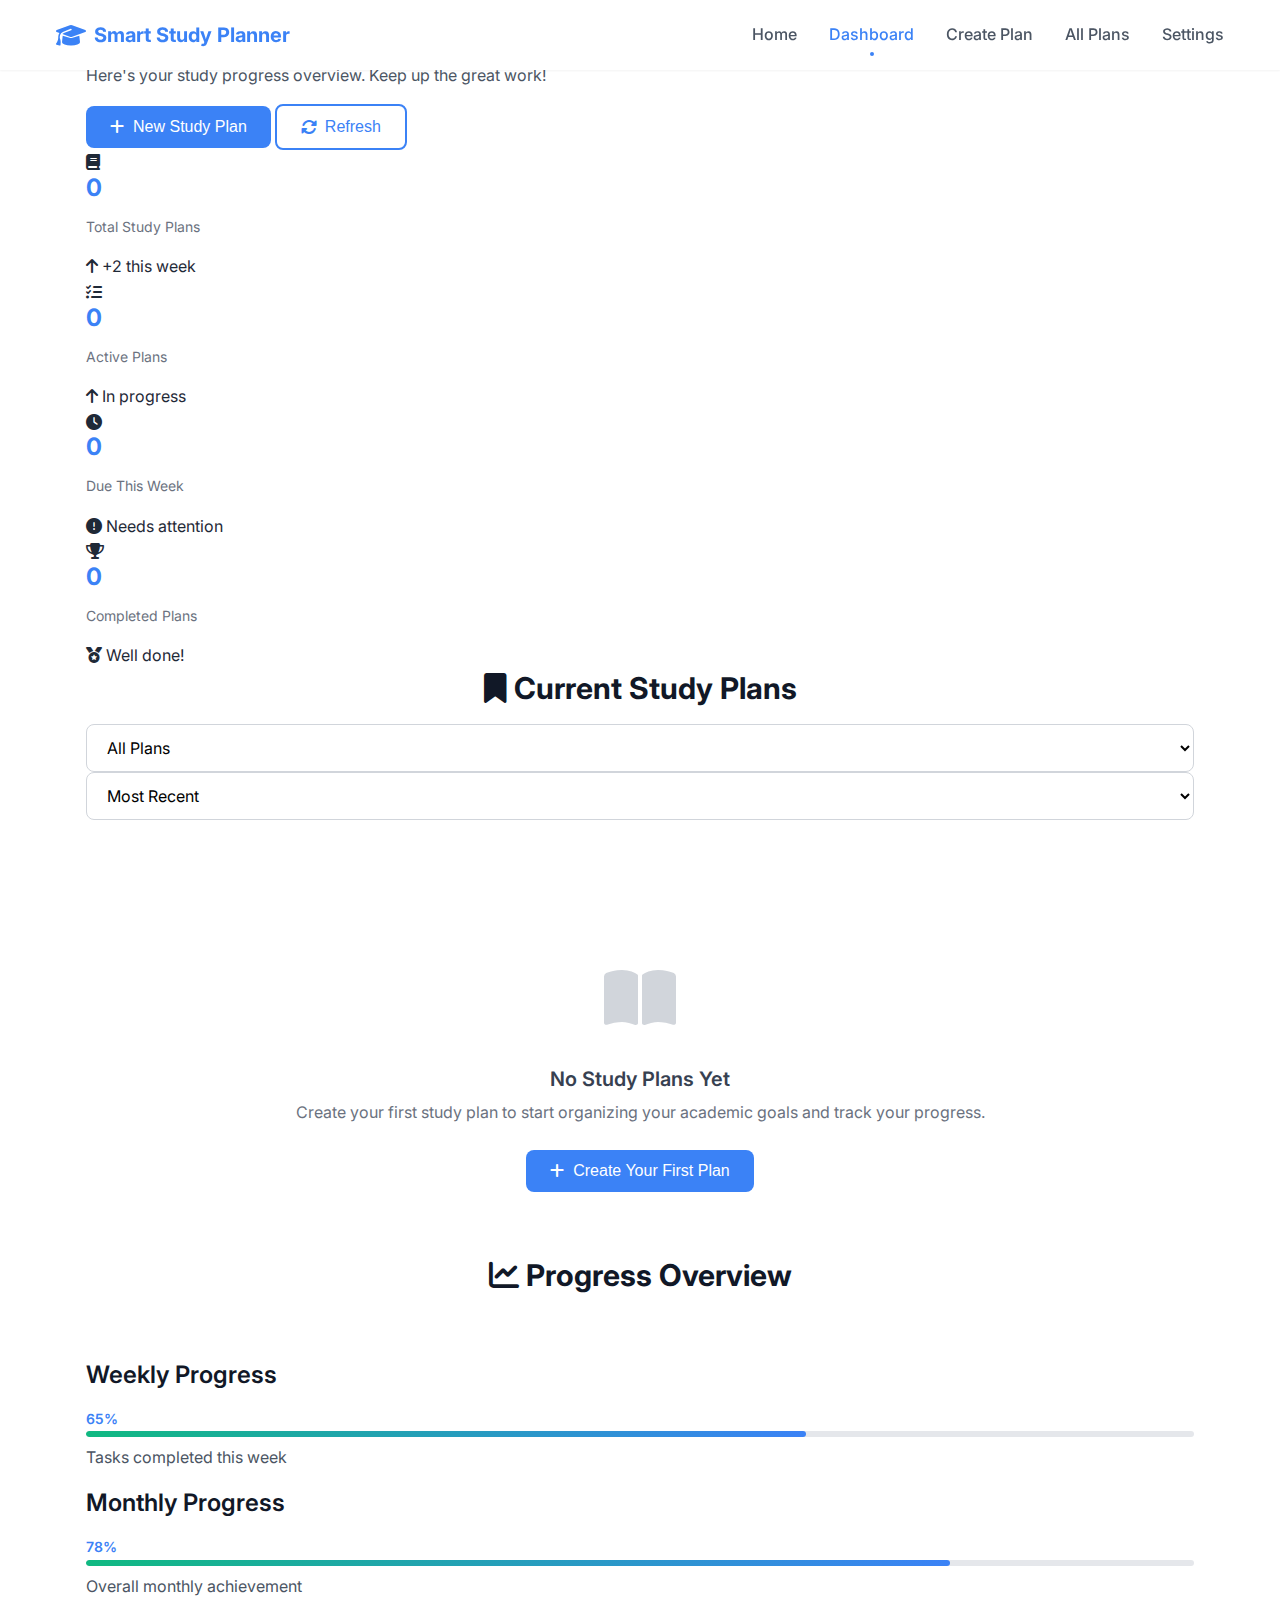
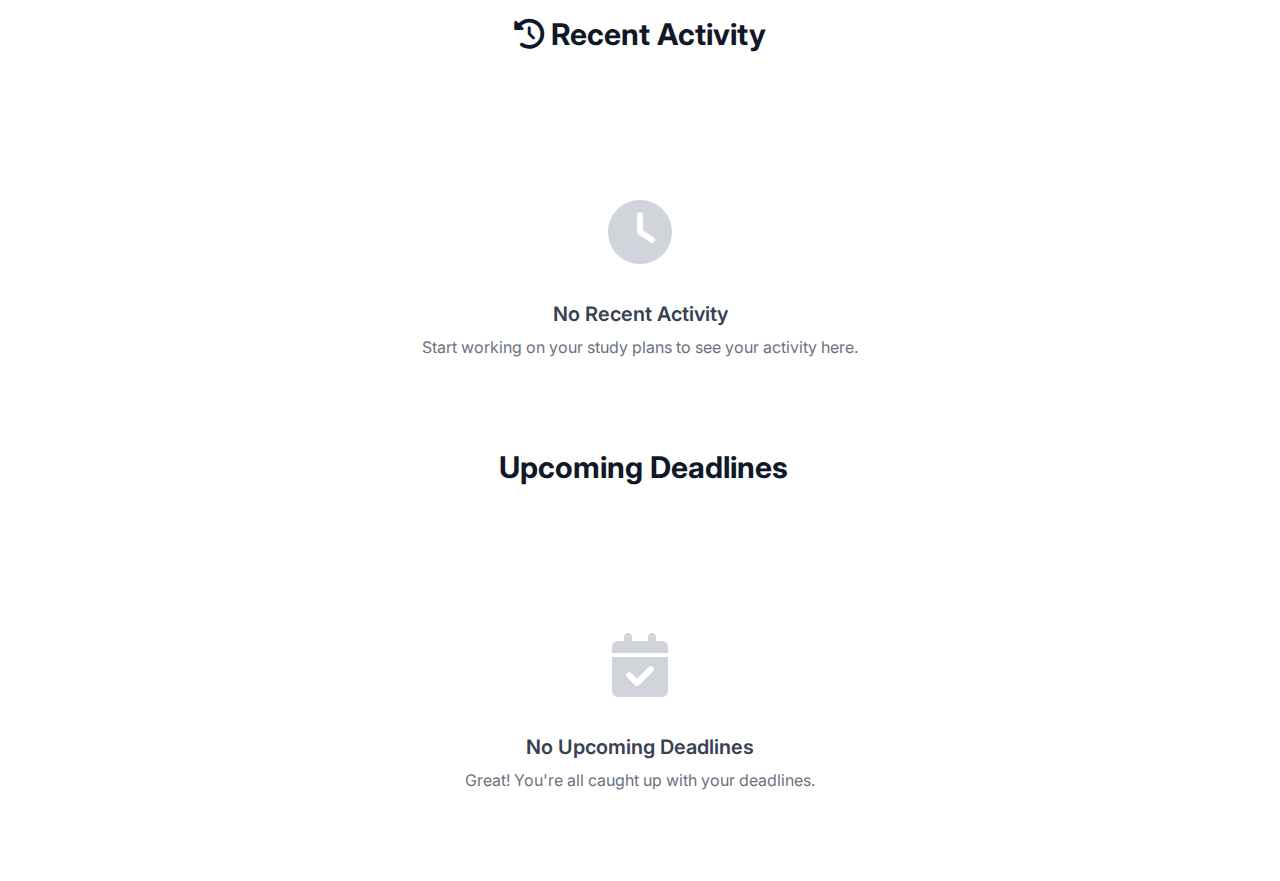
<file: pages/dashboard.html>
<!DOCTYPE html>
<html lang="en">
<head>
    <meta charset="UTF-8">
    <meta name="viewport" content="width=device-width, initial-scale=1.0">
    <title>Dashboard - Smart Study Planner</title>
    
    <!-- Favicon -->
    <!-- Stop favicon errors -->
<link rel="icon" href="data:image/svg+xml,<svg xmlns='http://www.w3.org/2000/svg' viewBox='0 0 100 100'><text y='.9em' font-size='90'>🎓</text></svg>">

    <!-- CSS Files -->
    <link rel="stylesheet" href="../css/style.css">
    <link rel="stylesheet" href="../css/components.css">
    <link rel="stylesheet" href="../css/responsive.css">
    
    <!-- Google Fonts -->
    <link href="https://fonts.googleapis.com/css2?family=Inter:wght@300;400;500;600;700&display=swap" rel="stylesheet">
    
    <!-- Font Awesome Icons -->
    <link rel="stylesheet" href="https://cdnjs.cloudflare.com/ajax/libs/font-awesome/6.4.0/css/all.min.css">
</head>
<body>
    <!-- Navigation Header -->
    <nav class="navbar">
        <div class="nav-container">
            <div class="nav-logo">
                <i class="fas fa-graduation-cap"></i>
                <span>Smart Study Planner</span>
            </div>
            <div class="nav-menu">
                <a href="../index.html" class="nav-link">Home</a>
                <a href="dashboard.html" class="nav-link active">Dashboard</a>
                <a href="create-plan.html" class="nav-link">Create Plan</a>
                <a href="view-plans.html" class="nav-link">All Plans</a>
                <a href="settings.html" class="nav-link">Settings</a>
            </div>
            <div class="hamburger">
                <span></span>
                <span></span>
                <span></span>
            </div>
        </div>
    </nav>

    <!-- Main Dashboard Content -->
    <main class="dashboard-main">
        <div class="container">
            <!-- Dashboard Header -->
            <header class="dashboard-header">
                <div class="welcome-section">
                    <h1 class="dashboard-title">Welcome back! 👋</h1>
                    <p class="dashboard-subtitle">
                        Here's your study progress overview. Keep up the great work!
                    </p>
                </div>
                <div class="quick-actions">
                    <button class="btn btn-primary" onclick="window.location.href='create-plan.html'">
                        <i class="fas fa-plus"></i>
                        New Study Plan
                    </button>
                    <button class="btn btn-secondary" id="refreshBtn">
                        <i class="fas fa-sync-alt"></i>
                        Refresh
                    </button>
                </div>
            </header>

            <!-- Statistics Cards -->
            <section class="stats-section">
                <div class="stats-grid">
                    <div class="stat-card">
                        <div class="stat-icon success">
                            <i class="fas fa-book"></i>
                        </div>
                        <div class="stat-content">
                            <h3 class="stat-number" id="totalPlansCount">0</h3>
                            <p class="stat-label">Total Study Plans</p>
                        </div>
                        <div class="stat-trend">
                            <i class="fas fa-arrow-up"></i>
                            <span>+2 this week</span>
                        </div>
                    </div>
                    
                    <div class="stat-card">
                        <div class="stat-icon primary">
                            <i class="fas fa-tasks"></i>
                        </div>
                        <div class="stat-content">
                            <h3 class="stat-number" id="activePlansCount">0</h3>
                            <p class="stat-label">Active Plans</p>
                        </div>
                        <div class="stat-trend">
                            <i class="fas fa-arrow-up"></i>
                            <span>In progress</span>
                        </div>
                    </div>
                    
                    <div class="stat-card">
                        <div class="stat-icon warning">
                            <i class="fas fa-clock"></i>
                        </div>
                        <div class="stat-content">
                            <h3 class="stat-number" id="upcomingDeadlines">0</h3>
                            <p class="stat-label">Due This Week</p>
                        </div>
                        <div class="stat-trend">
                            <i class="fas fa-exclamation-circle"></i>
                            <span>Needs attention</span>
                        </div>
                    </div>
                    
                    <div class="stat-card">
                        <div class="stat-icon success">
                            <i class="fas fa-trophy"></i>
                        </div>
                        <div class="stat-content">
                            <h3 class="stat-number" id="completedPlans">0</h3>
                            <p class="stat-label">Completed Plans</p>
                        </div>
                        <div class="stat-trend">
                            <i class="fas fa-medal"></i>
                            <span>Well done!</span>
                        </div>
                    </div>
                </div>
            </section>

            <!-- Current Study Plans -->
            <section class="current-plans-section">
                <div class="section-header">
                    <h2 class="section-title">
                        <i class="fas fa-bookmark"></i>
                        Current Study Plans
                    </h2>
                    <div class="section-actions">
                        <select id="filterSelect" class="form-select">
                            <option value="all">All Plans</option>
                            <option value="active">Active</option>
                            <option value="due-soon">Due Soon</option>
                            <option value="completed">Completed</option>
                        </select>
                        <select id="sortSelect" class="form-select">
                            <option value="recent">Most Recent</option>
                            <option value="deadline">By Deadline</option>
                            <option value="priority">By Priority</option>
                            <option value="progress">By Progress</option>
                        </select>
                    </div>
                </div>
                
                <!-- Study Plans Grid -->
                <div class="plans-grid" id="plansGrid">
                    <!-- Plans will be dynamically loaded here -->
                </div>
                
                <!-- Empty State -->
                <div class="empty-state" id="emptyState" style="display: none;">
                    <div class="empty-state-icon">
                        <i class="fas fa-book-open"></i>
                    </div>
                    <h3 class="empty-state-title">No Study Plans Yet</h3>
                    <p class="empty-state-description">
                        Create your first study plan to start organizing your academic goals and track your progress.
                    </p>
                    <button class="btn btn-primary" onclick="window.location.href='create-plan.html'">
                        <i class="fas fa-plus"></i>
                        Create Your First Plan
                    </button>
                </div>
            </section>

            <!-- Quick Progress Overview -->
            <section class="progress-section">
                <div class="section-header">
                    <h2 class="section-title">
                        <i class="fas fa-chart-line"></i>
                        Progress Overview
                    </h2>
                </div>
                
                <div class="progress-cards">
                    <div class="progress-card">
                        <div class="progress-card-header">
                            <h3>Weekly Progress</h3>
                            <span class="progress-percentage" id="weeklyProgress">0%</span>
                        </div>
                        <div class="progress-bar-container">
                            <div class="progress-bar">
                                <div class="progress" id="weeklyProgressBar" style="width: 0%"></div>
                            </div>
                        </div>
                        <p class="progress-description">Tasks completed this week</p>
                    </div>
                    
                    <div class="progress-card">
                        <div class="progress-card-header">
                            <h3>Monthly Progress</h3>
                            <span class="progress-percentage" id="monthlyProgress">0%</span>
                        </div>
                        <div class="progress-bar-container">
                            <div class="progress-bar">
                                <div class="progress" id="monthlyProgressBar" style="width: 0%"></div>
                            </div>
                        </div>
                        <p class="progress-description">Overall monthly achievement</p>
                    </div>
                </div>
            </section>

            <!-- Recent Activity -->
            <section class="activity-section">
                <div class="section-header">
                    <h2 class="section-title">
                        <i class="fas fa-history"></i>
                        Recent Activity
                    </h2>
                </div>
                
                <div class="activity-timeline" id="activityTimeline">
                    <!-- Activity items will be dynamically loaded here -->
                </div>
                
                <div class="empty-state" id="activityEmpty" style="display: none;">
                    <div class="empty-state-icon">
                        <i class="fas fa-clock"></i>
                    </div>
                    <h3 class="empty-state-title">No Recent Activity</h3>
                    <p class="empty-state-description">
                        Start working on your study plans to see your activity here.
                    </p>
                </div>
            </section>

            <!-- Upcoming Deadlines -->
            <section class="deadlines-section">
                <div class="section-header">
                    <h2 class="section-title">
                        <i class="fas fa-calendar-exclamation"></i>
                        Upcoming Deadlines
                    </h2>
                </div>
                
                <div class="deadlines-list" id="deadlinesList">
                    <!-- Deadline items will be dynamically loaded here -->
                </div>
                
                <div class="empty-state" id="deadlinesEmpty" style="display: none;">
                    <div class="empty-state-icon">
                        <i class="fas fa-calendar-check"></i>
                    </div>
                    <h3 class="empty-state-title">No Upcoming Deadlines</h3>
                    <p class="empty-state-description">
                        Great! You're all caught up with your deadlines.
                    </p>
                </div>
            </section>
        </div>
    </main>

    <!-- Study Plan Card Modal -->
    <div class="modal-overlay" id="planModal">
        <div class="modal-content">
            <div class="modal-header">
                <h3 class="modal-title">Study Plan Details</h3>
                <button class="modal-close" onclick="studyApp.closeModal('planModal')">&times;</button>
            </div>
            <div class="modal-body" id="planModalBody">
                <!-- Plan details will be loaded here -->
            </div>
            <div class="modal-footer">
                <button class="btn btn-secondary" onclick="studyApp.closeModal('planModal')">Close</button>
                <button class="btn btn-primary" id="editPlanBtn">Edit Plan</button>
            </div>
        </div>
    </div>

    <!-- Delete Confirmation Modal -->
    <div class="modal-overlay" id="deleteModal">
        <div class="modal-content">
            <div class="modal-header">
                <h3 class="modal-title">Confirm Delete</h3>
                <button class="modal-close" onclick="studyApp.closeModal('deleteModal')">&times;</button>
            </div>
            <div class="modal-body">
                <p>Are you sure you want to delete this study plan? This action cannot be undone.</p>
                <div class="plan-preview" id="deletePreview">
                    <!-- Plan preview will be shown here -->
                </div>
            </div>
            <div class="modal-footer">
                <button class="btn btn-secondary" onclick="studyApp.closeModal('deleteModal')">Cancel</button>
                <button class="btn" style="background-color: var(--error); color: var(--white);" id="confirmDeleteBtn">
                    <i class="fas fa-trash"></i>
                    Delete Plan
                </button>
            </div>
        </div>
    </div>

    <!-- Loading Overlay -->
    <div class="loading-overlay" id="loadingOverlay" style="display: none;">
        <div class="loading-content">
            <div class="loading-spinner-large"></div>
            <p class="loading-text">Loading your study plans...</p>
        </div>
    </div>

    <!-- JavaScript Files -->
    <script src="../js/app.js"></script>
    <script src="../js/localStorage.js"></script>
    <script src="../js/studyPlan.js"></script>
    <script src="../js/timeline.js"></script>
    <script src="../js/notifications.js"></script>
    <script>
        // Dashboard-specific initialization
        document.addEventListener('DOMContentLoaded', function() {
            console.log('Dashboard page loaded');
            initializeDashboard();
        });

        // Initialize dashboard functionality
        function initializeDashboard() {
            loadDashboardData();
            setupDashboardEvents();
            setupPeriodicUpdates();
        }

        // Load dashboard data
        function loadDashboardData() {
            showLoading(true);
            
            // Remove artificial delay - load instantly
updateStatistics();
loadStudyPlans();
loadRecentActivity();
loadUpcomingDeadlines();
updateProgressOverview();
showLoading(false);

        }

        // Update statistics cards
 function updateStatistics() {
    // Ensure studyApp exists and studyPlans is an array
    const plans = (studyApp && Array.isArray(studyApp.studyPlans)) ? studyApp.studyPlans : [];
    
    console.log('Plans for statistics:', plans); // Debug log
    
    document.getElementById('totalPlansCount').textContent = plans.length;
    document.getElementById('activePlansCount').textContent = 
        plans.filter(plan => plan && plan.status === 'active').length;
    document.getElementById('completedPlans').textContent = 
        plans.filter(plan => plan && plan.status === 'completed').length;
    
    // Calculate upcoming deadlines (within 7 days)
    const now = new Date();
    const weekFromNow = new Date(now.getTime() + (7 * 24 * 60 * 60 * 1000));
    const upcomingCount = plans.filter(plan => {
        if (!plan || !plan.deadline) return false;
        const deadline = new Date(plan.deadline);
        return deadline >= now && deadline <= weekFromNow;
    }).length;
    
    document.getElementById('upcomingDeadlines').textContent = upcomingCount;
}


        // Load study plans into grid
       function loadStudyPlans() {
    const plansGrid = document.getElementById('plansGrid');
    const emptyState = document.getElementById('emptyState');
    
    // SAFE CHECK: Ensure studyApp exists and studyPlans is array
    let plans = [];
    if (studyApp && studyApp.studyPlans && Array.isArray(studyApp.studyPlans)) {
        plans = studyApp.studyPlans;
    }
    
    console.log('Loading plans:', plans.length, 'plans found'); // Debug
    
    if (plans.length === 0) {
        plansGrid.style.display = 'none';
        emptyState.style.display = 'block';
        return;
    }
    
    plansGrid.style.display = 'grid';
    emptyState.style.display = 'none';
    
    // Sort plans by most recent first - SAFE VERSION
    const sortedPlans = plans.slice().sort((a, b) => {
        const dateA = new Date(b.createdAt || 0);
        const dateB = new Date(a.createdAt || 0);
        return dateA - dateB;
    });
    
    plansGrid.innerHTML = sortedPlans.map(plan => createPlanCard(plan)).join('');
    
    // Add event listeners to plan cards
    addPlanCardEvents();
}


        // Create study plan card HTML
       function createPlanCard(plan) {
    // Safe defaults for missing data
    const progress = plan.progress || 0;
    const priorityClass = plan.priority || 'medium';
    const statusClass = plan.status || 'active';
    const title = plan.title || 'Untitled Plan';
    const description = plan.description || 'No description provided.';
    const tasks = plan.tasks || [];
    const completedTasks = tasks.filter(t => t && t.completed).length;
    
    return `
        <div class="study-card" data-plan-id="${plan.id}">
            <div class="card-header">
                <h3 class="card-title">${title}</h3>
                <span class="card-priority ${priorityClass}">${priorityClass}</span>
            </div>
            <p class="card-description">${description}</p>
            <div class="card-progress">
                <div class="progress-header">
                    <span class="progress-label">Progress</span>
                    <span class="progress-percentage">${progress}%</span>
                </div>
                <div class="progress-bar">
                    <div class="progress" style="width: ${progress}%"></div>
                </div>
            </div>
            <div class="card-meta">
                <span class="card-tasks">${completedTasks}/${tasks.length} tasks</span>
                <span class="card-deadline">Due: ${plan.deadline ? studyApp.formatDate(plan.deadline) : 'No deadline'}</span>
            </div>
        </div>
    `;
}

        // Add event listeners to plan cards
        function addPlanCardEvents() {
            // Filter and sort functionality
            document.getElementById('filterSelect').addEventListener('change', filterPlans);
            document.getElementById('sortSelect').addEventListener('change', sortPlans);
            
            // Refresh button
            document.getElementById('refreshBtn').addEventListener('click', () => {
                loadDashboardData();
                studyApp.showNotification('Dashboard refreshed!', 'success');
            });
        }

        // Filter plans based on selection
        function filterPlans() {
            const filterValue = document.getElementById('filterSelect').value;
            const planCards = document.querySelectorAll('.study-card');
            
            planCards.forEach(card => {
                const planId = card.dataset.planId;
                const plan = studyApp.studyPlans.find(p => p.id === planId);
                
                let showCard = true;
                
                switch (filterValue) {
                    case 'active':
                        showCard = plan.status === 'active';
                        break;
                    case 'completed':
                        showCard = plan.status === 'completed';
                        break;
                    case 'due-soon':
                        const now = new Date();
                        const weekFromNow = new Date(now.getTime() + (7 * 24 * 60 * 60 * 1000));
                        const deadline = new Date(plan.deadline);
                        showCard = deadline >= now && deadline <= weekFromNow;
                        break;
                    case 'all':
                    default:
                        showCard = true;
                        break;
                }
                
                card.style.display = showCard ? 'block' : 'none';
            });
        }

        // Sort plans based on selection
        function sortPlans() {
            const sortValue = document.getElementById('sortSelect').value;
            const plansGrid = document.getElementById('plansGrid');
            const planCards = Array.from(plansGrid.children);
            
            planCards.sort((a, b) => {
                const planA = studyApp.studyPlans.find(p => p.id === a.dataset.planId);
                const planB = studyApp.studyPlans.find(p => p.id === b.dataset.planId);
                
                switch (sortValue) {
                    case 'deadline':
                        return new Date(planA.deadline) - new Date(planB.deadline);
                    case 'priority':
                        const priorityOrder = { high: 3, medium: 2, low: 1 };
                        return priorityOrder[planB.priority] - priorityOrder[planA.priority];
                    case 'progress':
                        const progressA = studyApp.calculateProgress(planA.tasks || []);
                        const progressB = studyApp.calculateProgress(planB.tasks || []);
                        return progressB - progressA;
                    case 'recent':
                    default:
                        return new Date(planB.createdAt) - new Date(planA.createdAt);
                }
            });
            
            // Reorder DOM elements
            planCards.forEach(card => plansGrid.appendChild(card));
        }

        // Load recent activity
        function loadRecentActivity() {
            const activityTimeline = document.getElementById('activityTimeline');
            const activityEmpty = document.getElementById('activityEmpty');
            
            // For now, show empty state
            activityTimeline.style.display = 'none';
            activityEmpty.style.display = 'block';
        }

        // Load upcoming deadlines
        function loadUpcomingDeadlines() {
            const deadlinesList = document.getElementById('deadlinesList');
            const deadlinesEmpty = document.getElementById('deadlinesEmpty');
            
            // For now, show empty state
            deadlinesList.style.display = 'none';
            deadlinesEmpty.style.display = 'block';
        }

        // Update progress overview
        function updateProgressOverview() {
            // Placeholder values - implement actual calculations
            document.getElementById('weeklyProgress').textContent = '65%';
            document.getElementById('weeklyProgressBar').style.width = '65%';
            document.getElementById('monthlyProgress').textContent = '78%';
            document.getElementById('monthlyProgressBar').style.width = '78%';
        }

        // Setup periodic updates
        function setupPeriodicUpdates() {
            // Update dashboard every 5 minutes
            setInterval(() => {
                updateStatistics();
                updateProgressOverview();
            }, 5 * 60 * 1000);
        }

        // Show/hide loading overlay
        function showLoading(show) {
            const loadingOverlay = document.getElementById('loadingOverlay');
            loadingOverlay.style.display = show ? 'flex' : 'none';
        }

        // Plan action functions
        function viewPlan(planId) {
            const plan = studyApp.studyPlans.find(p => p.id === planId);
            if (plan) {
                // Implement plan view modal
                studyApp.showNotification('Plan details feature coming soon!', 'info');
            }
        }

        function editPlan(planId) {
            // Navigate to edit page with plan ID
            window.location.href = `create-plan.html?edit=${planId}`;
        }

        function deletePlan(planId) {
            const plan = studyApp.studyPlans.find(p => p.id === planId);
            if (plan) {
                // Show delete confirmation modal
                document.getElementById('deletePreview').innerHTML = `
                    <h4>${plan.title}</h4>
                    <p>${plan.description}</p>
                `;
                
                document.getElementById('confirmDeleteBtn').onclick = () => {
                    // Remove plan from array
                    studyApp.studyPlans = studyApp.studyPlans.filter(p => p.id !== planId);
                    studyApp.saveToStorage();
                    
                    // Remove card from DOM
                    const planCard = document.querySelector(`[data-plan-id="${planId}"]`);
                    if (planCard) {
                        planCard.remove();
                    }
                    
                    // Update statistics
                    updateStatistics();
                    
                    // Close modal and show success message
                    studyApp.closeModal('deleteModal');
                    studyApp.showNotification('Study plan deleted successfully', 'success');
                    
                    // Check if grid is now empty
                    if (studyApp.studyPlans.length === 0) {
                        document.getElementById('plansGrid').style.display = 'none';
                        document.getElementById('emptyState').style.display = 'block';
                    }
                };
                
                studyApp.openModal('deleteModal');
            }
        }
        // DEBUG: Force load sample data if empty
setTimeout(() => {
    if (!studyApp.studyPlans || studyApp.studyPlans.length === 0) {
        console.log('No plans found, loading sample data...');
        
        // Check if sample data script exists
        if (window.sampleStudyPlans) {
            studyApp.studyPlans = window.sampleStudyPlans;
            studyApp.saveToStorage();
            console.log('Sample data loaded:', studyApp.studyPlans.length, 'plans');
            
            // Reload dashboard
            loadDashboardData();
        } else {
            console.log('Sample data script not found');
        }
    }
}, 1000);

    </script>
</body>
</html>
</file>
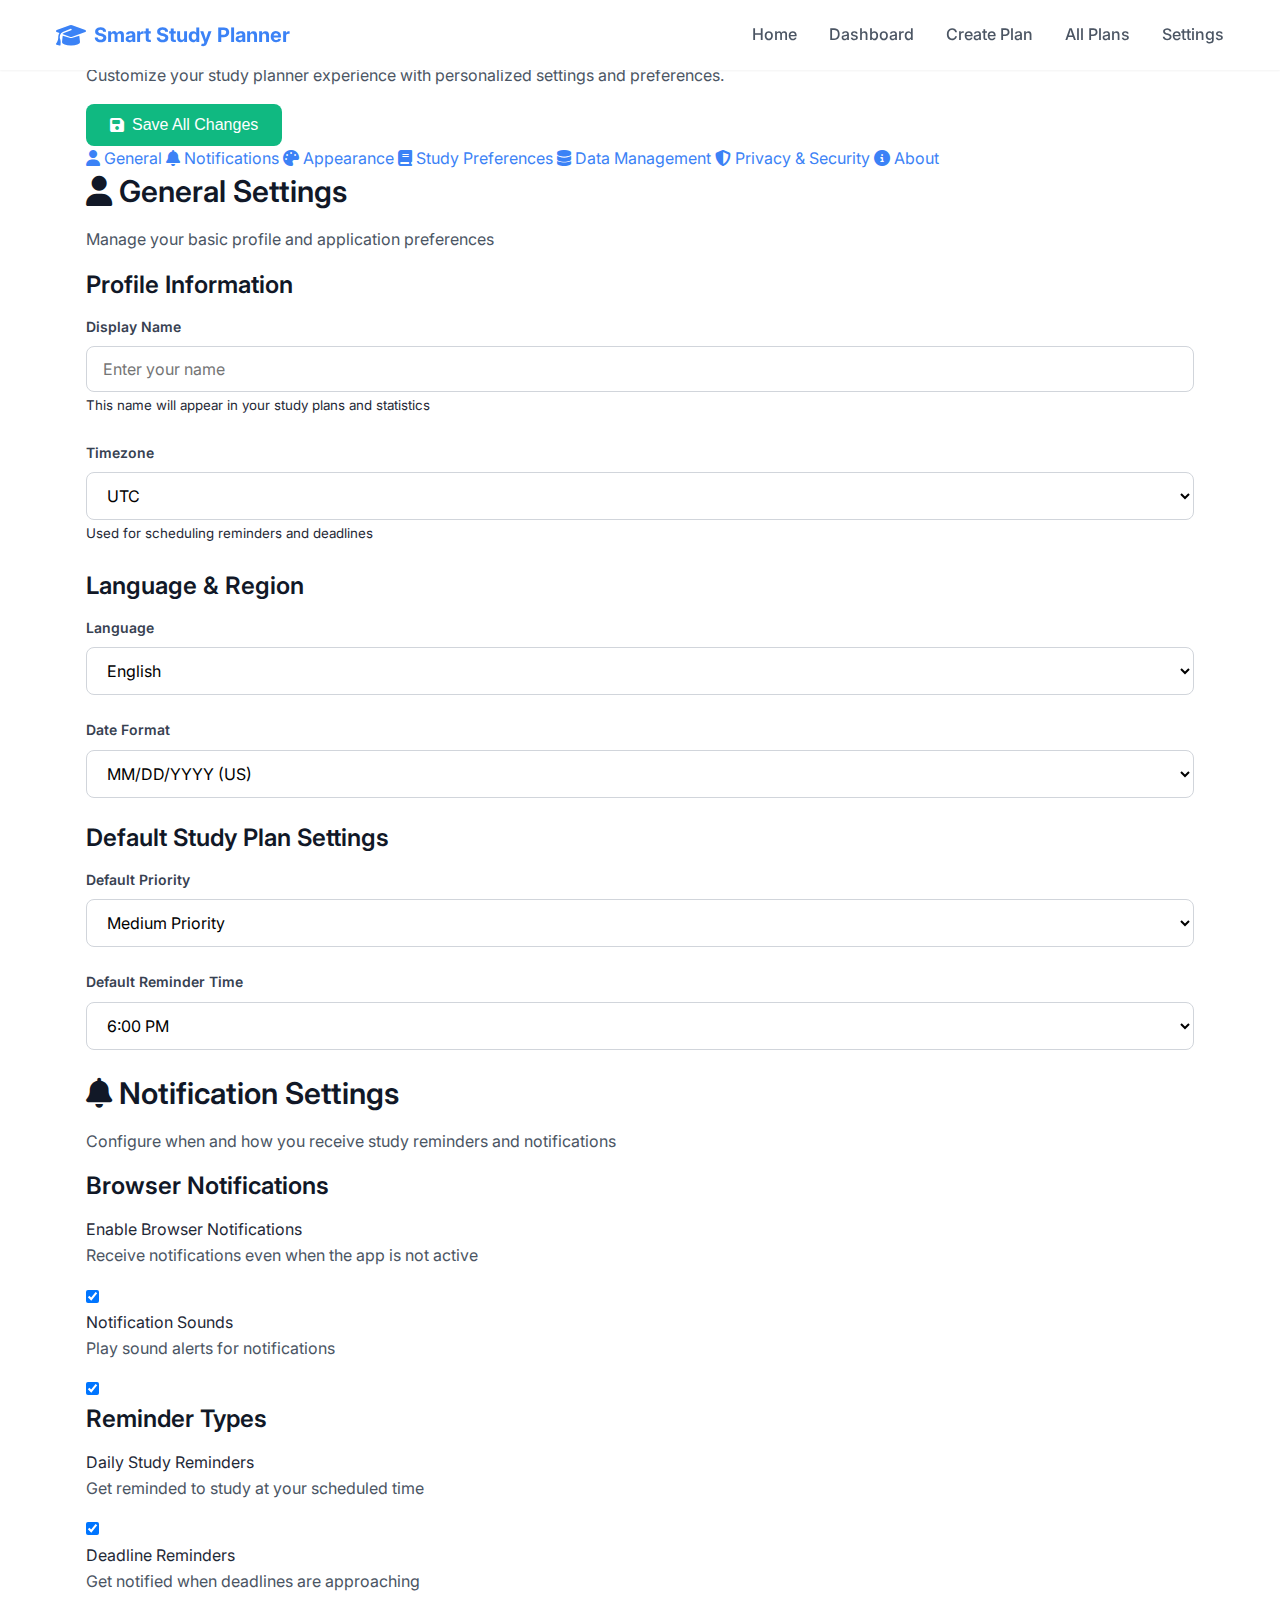
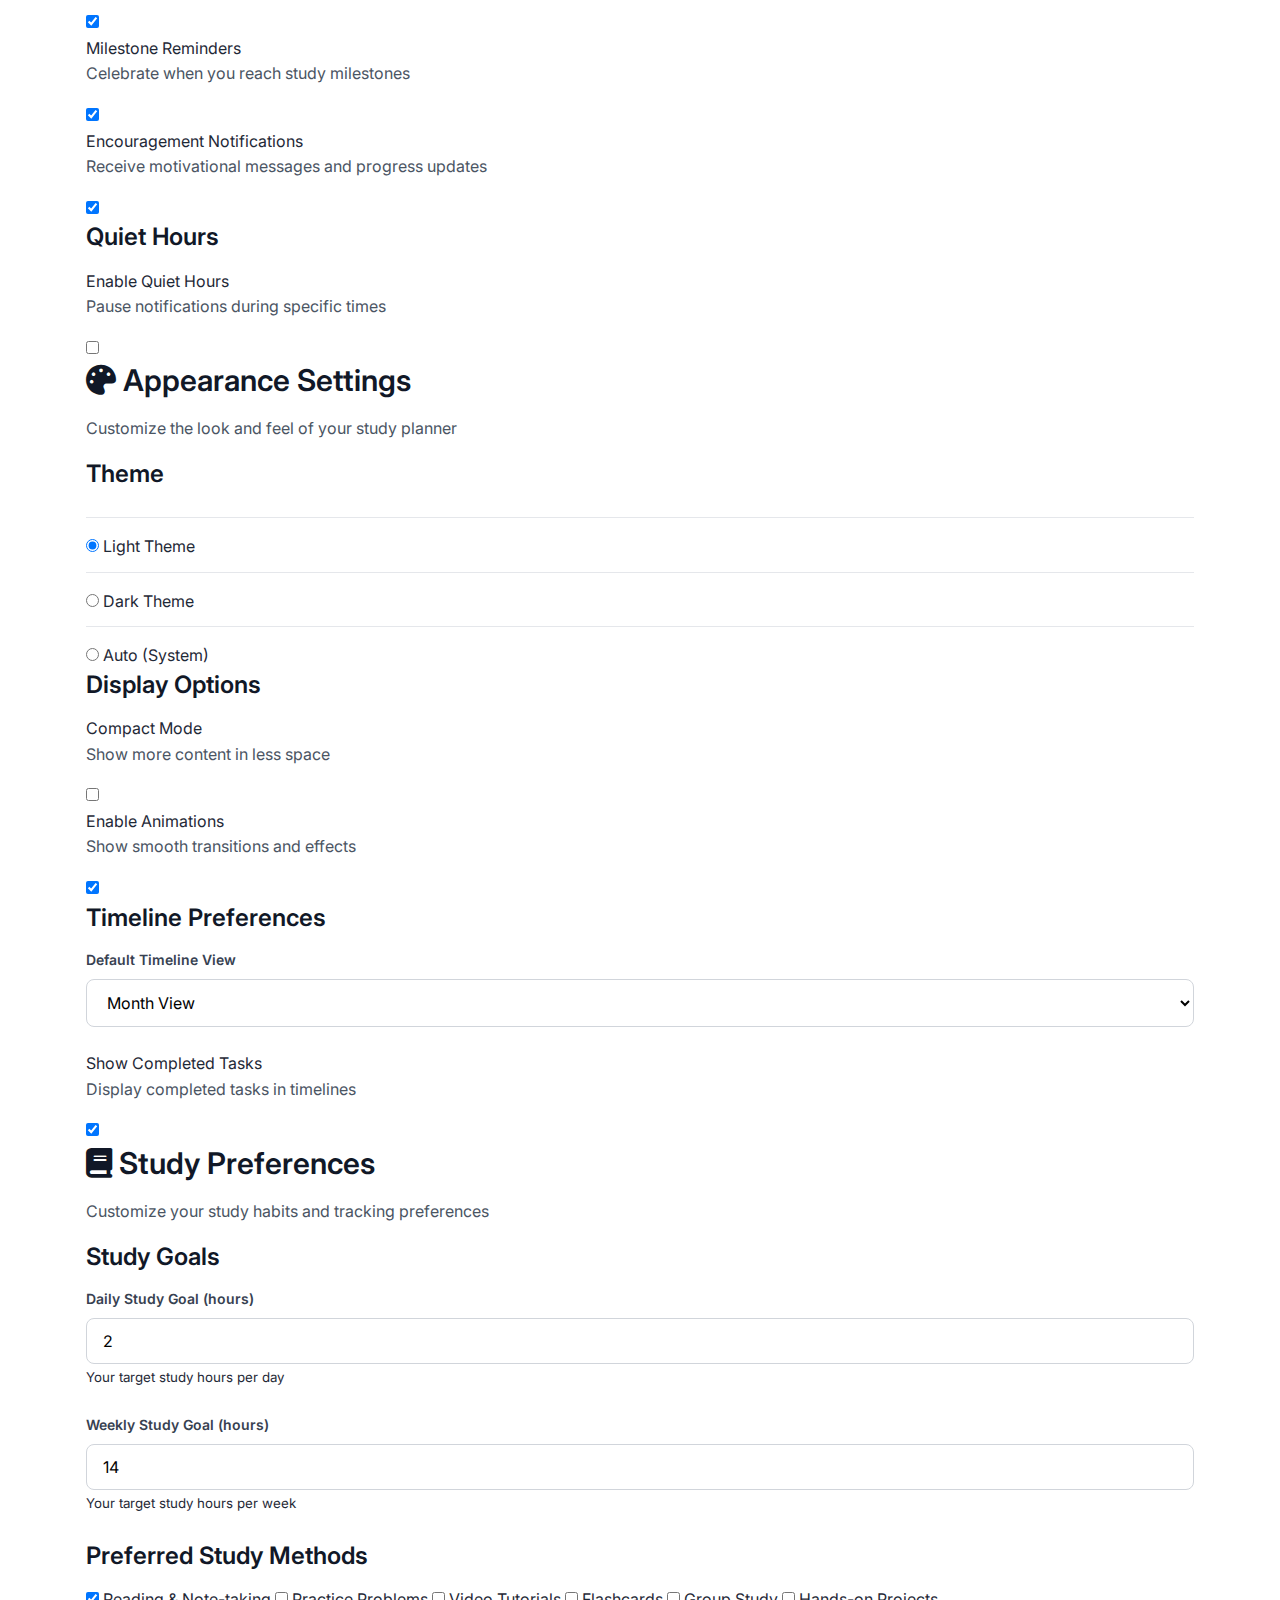
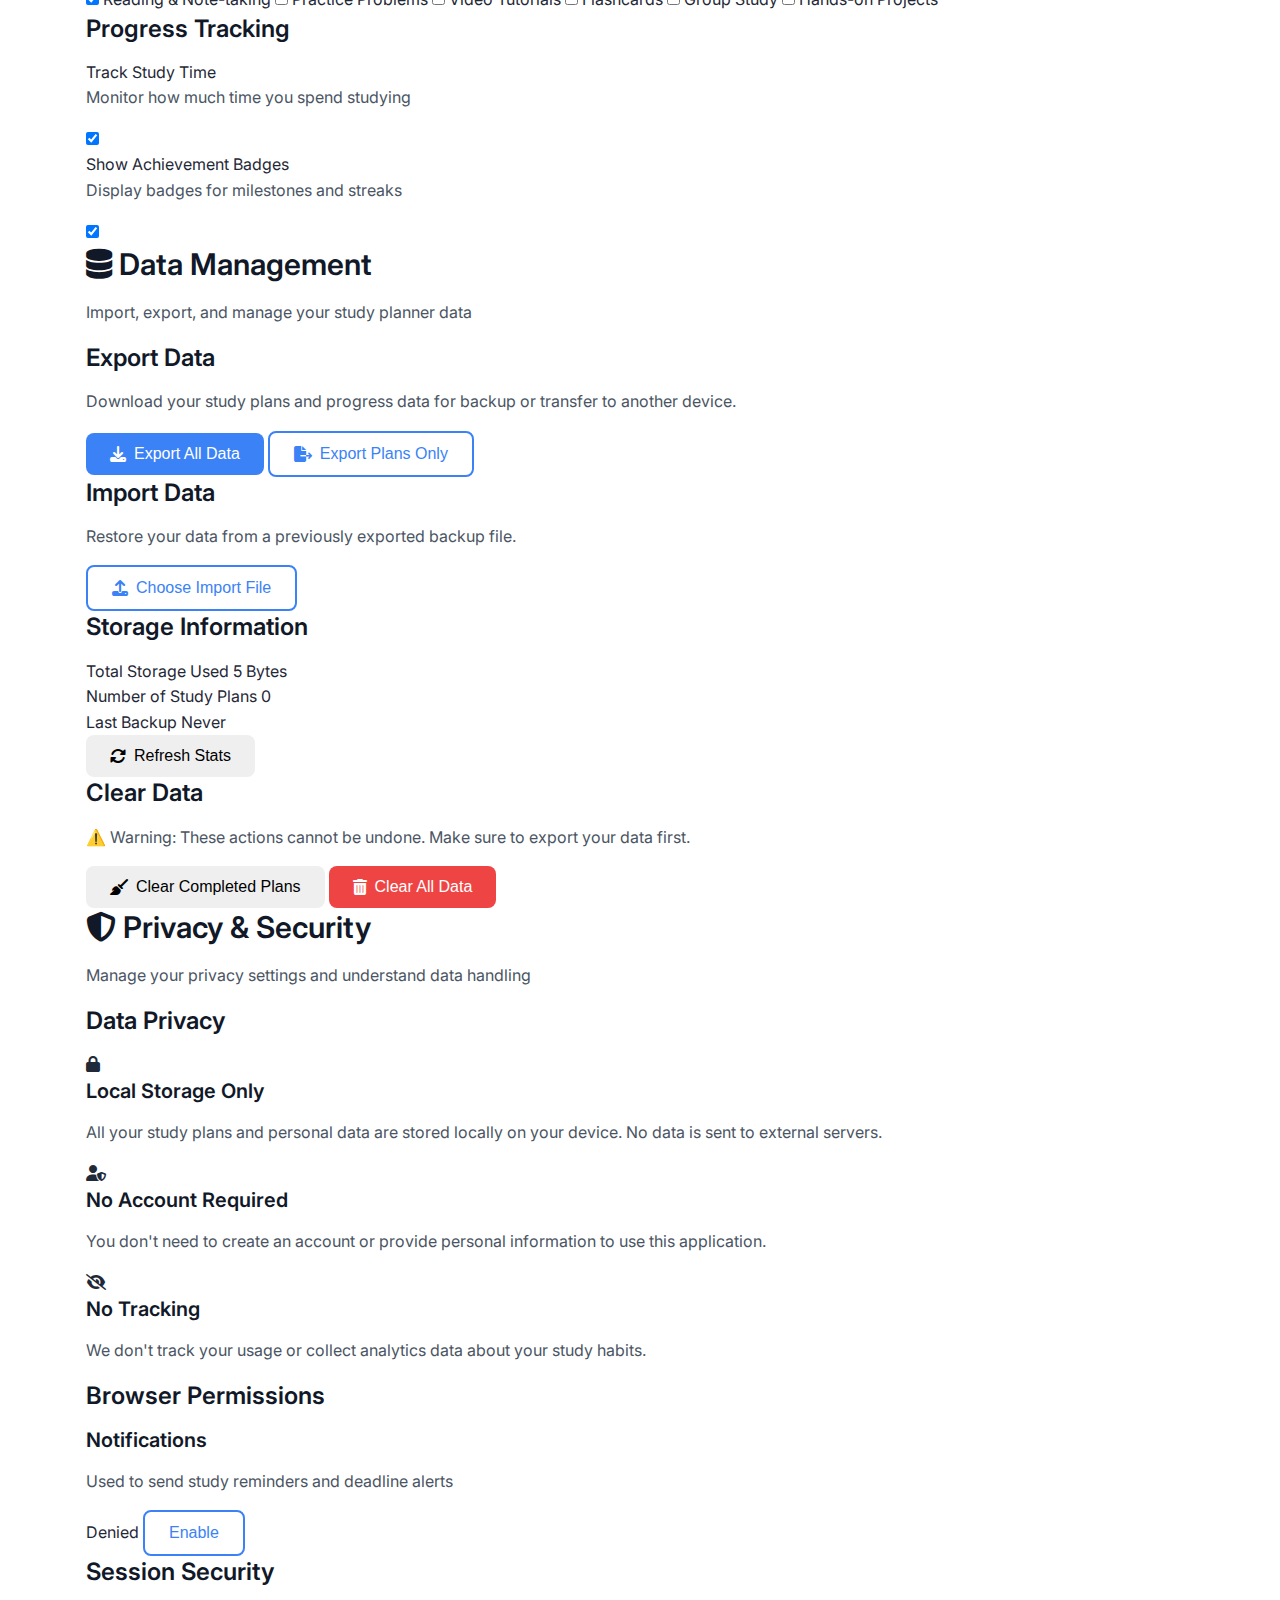
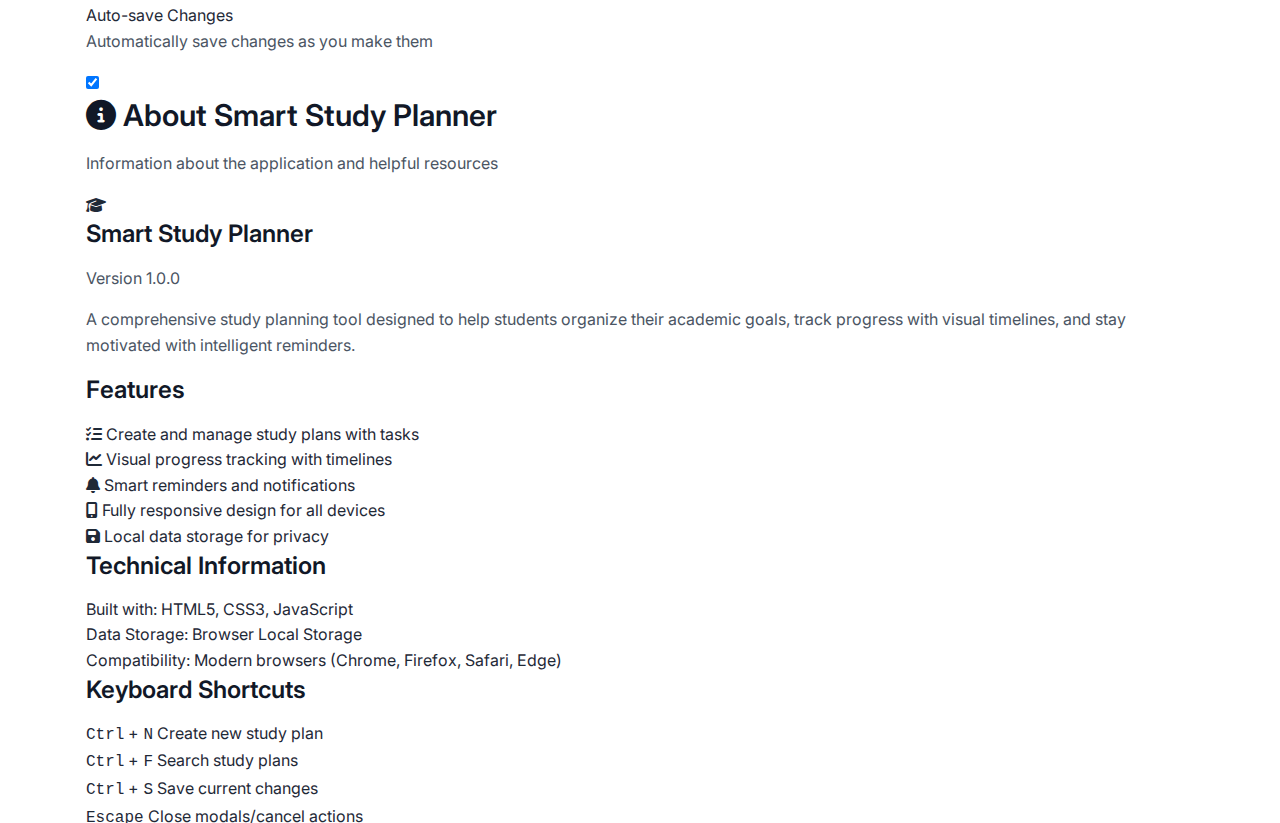
<file: pages/settings.html>
<!DOCTYPE html>
<html lang="en">
<head>
    <meta charset="UTF-8">
    <meta name="viewport" content="width=device-width, initial-scale=1.0">
    <title>Settings - Smart Study Planner</title>
    
    <!-- Favicon -->
    <!-- Stop favicon errors -->
<link rel="icon" href="data:image/svg+xml,<svg xmlns='http://www.w3.org/2000/svg' viewBox='0 0 100 100'><text y='.9em' font-size='90'>🎓</text></svg>">

    <!-- CSS Files -->
    <link rel="stylesheet" href="../css/style.css">
    <link rel="stylesheet" href="../css/components.css">
    <link rel="stylesheet" href="../css/responsive.css">
    
    <!-- Google Fonts -->
    <link href="https://fonts.googleapis.com/css2?family=Inter:wght@300;400;500;600;700&display=swap" rel="stylesheet">
    
    <!-- Font Awesome Icons -->
    <link rel="stylesheet" href="https://cdnjs.cloudflare.com/ajax/libs/font-awesome/6.4.0/css/all.min.css">
</head>
<body>
    <!-- Navigation Header -->
    <nav class="navbar">
        <div class="nav-container">
            <div class="nav-logo">
                <i class="fas fa-graduation-cap"></i>
                <span>Smart Study Planner</span>
            </div>
            <div class="nav-menu">
                <a href="../index.html" class="nav-link">Home</a>
                <a href="dashboard.html" class="nav-link">Dashboard</a>
                <a href="create-plan.html" class="nav-link">Create Plan</a>
                <a href="view-plans.html" class="nav-link">All Plans</a>
                <a href="settings.html" class="nav-link active">Settings</a>
            </div>
            <div class="hamburger">
                <span></span>
                <span></span>
                <span></span>
            </div>
        </div>
    </nav>

    <!-- Main Content -->
    <main class="settings-main">
        <div class="container">
            <!-- Page Header -->
            <header class="page-header">
                <div class="header-content">
                    <h1 class="page-title">
                        <i class="fas fa-cog"></i>
                        Settings & Preferences
                    </h1>
                    <p class="page-subtitle">
                        Customize your study planner experience with personalized settings and preferences.
                    </p>
                </div>
                <div class="header-actions">
                    <button class="btn btn-success" onclick="saveAllSettings()">
                        <i class="fas fa-save"></i>
                        Save All Changes
                    </button>
                </div>
            </header>

            <!-- Settings Navigation -->
            <div class="settings-layout">
                <aside class="settings-sidebar">
                    <nav class="settings-nav">
                        <a href="#general" class="settings-nav-item active" onclick="switchSettingsTab('general', this)">
                            <i class="fas fa-user"></i>
                            <span>General</span>
                        </a>
                        <a href="#notifications" class="settings-nav-item" onclick="switchSettingsTab('notifications', this)">
                            <i class="fas fa-bell"></i>
                            <span>Notifications</span>
                        </a>
                        <a href="#appearance" class="settings-nav-item" onclick="switchSettingsTab('appearance', this)">
                            <i class="fas fa-palette"></i>
                            <span>Appearance</span>
                        </a>
                        <a href="#study" class="settings-nav-item" onclick="switchSettingsTab('study', this)">
                            <i class="fas fa-book"></i>
                            <span>Study Preferences</span>
                        </a>
                        <a href="#data" class="settings-nav-item" onclick="switchSettingsTab('data', this)">
                            <i class="fas fa-database"></i>
                            <span>Data Management</span>
                        </a>
                        <a href="#privacy" class="settings-nav-item" onclick="switchSettingsTab('privacy', this)">
                            <i class="fas fa-shield-alt"></i>
                            <span>Privacy & Security</span>
                        </a>
                        <a href="#about" class="settings-nav-item" onclick="switchSettingsTab('about', this)">
                            <i class="fas fa-info-circle"></i>
                            <span>About</span>
                        </a>
                    </nav>
                </aside>

                <main class="settings-content">
                    <!-- General Settings -->
                    <section id="general-settings" class="settings-section active">
                        <div class="settings-header">
                            <h2>
                                <i class="fas fa-user"></i>
                                General Settings
                            </h2>
                            <p>Manage your basic profile and application preferences</p>
                        </div>

                        <div class="settings-groups">
                            <div class="settings-group">
                                <h3>Profile Information</h3>
                                <div class="form-group">
                                    <label for="userName" class="form-label">Display Name</label>
                                    <input type="text" id="userName" class="form-input" placeholder="Enter your name">
                                    <small class="form-help">This name will appear in your study plans and statistics</small>
                                </div>
                                <div class="form-group">
                                    <label for="userTimezone" class="form-label">Timezone</label>
                                    <select id="userTimezone" class="form-select">
                                        <!-- Timezone options will be populated by JavaScript -->
                                    </select>
                                    <small class="form-help">Used for scheduling reminders and deadlines</small>
                                </div>
                            </div>

                            <div class="settings-group">
                                <h3>Language & Region</h3>
                                <div class="form-group">
                                    <label for="language" class="form-label">Language</label>
                                    <select id="language" class="form-select">
                                        <option value="en">English</option>
                                        <option value="es">Español</option>
                                        <option value="fr">Français</option>
                                        <option value="de">Deutsch</option>
                                        <option value="hi">हिन्दी</option>
                                    </select>
                                </div>
                                <div class="form-group">
                                    <label for="dateFormat" class="form-label">Date Format</label>
                                    <select id="dateFormat" class="form-select">
                                        <option value="MM/DD/YYYY">MM/DD/YYYY (US)</option>
                                        <option value="DD/MM/YYYY">DD/MM/YYYY (International)</option>
                                        <option value="YYYY-MM-DD">YYYY-MM-DD (ISO)</option>
                                    </select>
                                </div>
                            </div>

                            <div class="settings-group">
                                <h3>Default Study Plan Settings</h3>
                                <div class="form-group">
                                    <label for="defaultPriority" class="form-label">Default Priority</label>
                                    <select id="defaultPriority" class="form-select">
                                        <option value="low">Low Priority</option>
                                        <option value="medium" selected>Medium Priority</option>
                                        <option value="high">High Priority</option>
                                    </select>
                                </div>
                                <div class="form-group">
                                    <label for="defaultReminderTime" class="form-label">Default Reminder Time</label>
                                    <select id="defaultReminderTime" class="form-select">
                                        <option value="8">8:00 AM</option>
                                        <option value="12">12:00 PM</option>
                                        <option value="15">3:00 PM</option>
                                        <option value="18" selected>6:00 PM</option>
                                        <option value="20">8:00 PM</option>
                                    </select>
                                </div>
                            </div>
                        </div>
                    </section>

                    <!-- Notification Settings -->
                    <section id="notifications-settings" class="settings-section">
                        <div class="settings-header">
                            <h2>
                                <i class="fas fa-bell"></i>
                                Notification Settings
                            </h2>
                            <p>Configure when and how you receive study reminders and notifications</p>
                        </div>

                        <div class="settings-groups">
                            <div class="settings-group">
                                <h3>Browser Notifications</h3>
                                <div class="setting-item">
                                    <div class="setting-info">
                                        <label for="enableBrowserNotifications">Enable Browser Notifications</label>
                                        <p>Receive notifications even when the app is not active</p>
                                    </div>
                                    <div class="setting-control">
                                        <label class="toggle-switch">
                                            <input type="checkbox" id="enableBrowserNotifications">
                                            <span class="toggle-slider"></span>
                                        </label>
                                    </div>
                                </div>
                                <div class="setting-item">
                                    <div class="setting-info">
                                        <label for="enableSounds">Notification Sounds</label>
                                        <p>Play sound alerts for notifications</p>
                                    </div>
                                    <div class="setting-control">
                                        <label class="toggle-switch">
                                            <input type="checkbox" id="enableSounds">
                                            <span class="toggle-slider"></span>
                                        </label>
                                    </div>
                                </div>
                            </div>

                            <div class="settings-group">
                                <h3>Reminder Types</h3>
                                <div class="setting-item">
                                    <div class="setting-info">
                                        <label for="dailyReminders">Daily Study Reminders</label>
                                        <p>Get reminded to study at your scheduled time</p>
                                    </div>
                                    <div class="setting-control">
                                        <label class="toggle-switch">
                                            <input type="checkbox" id="dailyReminders" checked>
                                            <span class="toggle-slider"></span>
                                        </label>
                                    </div>
                                </div>
                                <div class="setting-item">
                                    <div class="setting-info">
                                        <label for="deadlineReminders">Deadline Reminders</label>
                                        <p>Get notified when deadlines are approaching</p>
                                    </div>
                                    <div class="setting-control">
                                        <label class="toggle-switch">
                                            <input type="checkbox" id="deadlineReminders" checked>
                                            <span class="toggle-slider"></span>
                                        </label>
                                    </div>
                                </div>
                                <div class="setting-item">
                                    <div class="setting-info">
                                        <label for="milestoneReminders">Milestone Reminders</label>
                                        <p>Celebrate when you reach study milestones</p>
                                    </div>
                                    <div class="setting-control">
                                        <label class="toggle-switch">
                                            <input type="checkbox" id="milestoneReminders" checked>
                                            <span class="toggle-slider"></span>
                                        </label>
                                    </div>
                                </div>
                                <div class="setting-item">
                                    <div class="setting-info">
                                        <label for="encouragementNotifications">Encouragement Notifications</label>
                                        <p>Receive motivational messages and progress updates</p>
                                    </div>
                                    <div class="setting-control">
                                        <label class="toggle-switch">
                                            <input type="checkbox" id="encouragementNotifications" checked>
                                            <span class="toggle-slider"></span>
                                        </label>
                                    </div>
                                </div>
                            </div>

                            <div class="settings-group">
                                <h3>Quiet Hours</h3>
                                <div class="setting-item">
                                    <div class="setting-info">
                                        <label for="enableQuietHours">Enable Quiet Hours</label>
                                        <p>Pause notifications during specific times</p>
                                    </div>
                                    <div class="setting-control">
                                        <label class="toggle-switch">
                                            <input type="checkbox" id="enableQuietHours">
                                            <span class="toggle-slider"></span>
                                        </label>
                                    </div>
                                </div>
                                <div class="quiet-hours-settings" id="quietHoursSettings" style="display: none;">
                                    <div class="form-row">
                                        <div class="form-group">
                                            <label for="quietHoursStart" class="form-label">Start Time</label>
                                            <select id="quietHoursStart" class="form-select">
                                                <!-- Time options will be populated by JavaScript -->
                                            </select>
                                        </div>
                                        <div class="form-group">
                                            <label for="quietHoursEnd" class="form-label">End Time</label>
                                            <select id="quietHoursEnd" class="form-select">
                                                <!-- Time options will be populated by JavaScript -->
                                            </select>
                                        </div>
                                    </div>
                                </div>
                            </div>
                        </div>
                    </section>

                    <!-- Appearance Settings -->
                    <section id="appearance-settings" class="settings-section">
                        <div class="settings-header">
                            <h2>
                                <i class="fas fa-palette"></i>
                                Appearance Settings
                            </h2>
                            <p>Customize the look and feel of your study planner</p>
                        </div>

                        <div class="settings-groups">
                            <div class="settings-group">
                                <h3>Theme</h3>
                                <div class="theme-selector">
                                    <div class="theme-option" data-theme="light">
                                        <div class="theme-preview light-theme">
                                            <div class="preview-header"></div>
                                            <div class="preview-sidebar"></div>
                                            <div class="preview-content"></div>
                                        </div>
                                        <label>
                                            <input type="radio" name="theme" value="light" checked>
                                            Light Theme
                                        </label>
                                    </div>
                                    <div class="theme-option" data-theme="dark">
                                        <div class="theme-preview dark-theme">
                                            <div class="preview-header"></div>
                                            <div class="preview-sidebar"></div>
                                            <div class="preview-content"></div>
                                        </div>
                                        <label>
                                            <input type="radio" name="theme" value="dark">
                                            Dark Theme
                                        </label>
                                    </div>
                                    <div class="theme-option" data-theme="auto">
                                        <div class="theme-preview auto-theme">
                                            <div class="preview-header"></div>
                                            <div class="preview-sidebar"></div>
                                            <div class="preview-content"></div>
                                        </div>
                                        <label>
                                            <input type="radio" name="theme" value="auto">
                                            Auto (System)
                                        </label>
                                    </div>
                                </div>
                            </div>

                            <div class="settings-group">
                                <h3>Display Options</h3>
                                <div class="setting-item">
                                    <div class="setting-info">
                                        <label for="compactMode">Compact Mode</label>
                                        <p>Show more content in less space</p>
                                    </div>
                                    <div class="setting-control">
                                        <label class="toggle-switch">
                                            <input type="checkbox" id="compactMode">
                                            <span class="toggle-slider"></span>
                                        </label>
                                    </div>
                                </div>
                                <div class="setting-item">
                                    <div class="setting-info">
                                        <label for="animationsEnabled">Enable Animations</label>
                                        <p>Show smooth transitions and effects</p>
                                    </div>
                                    <div class="setting-control">
                                        <label class="toggle-switch">
                                            <input type="checkbox" id="animationsEnabled" checked>
                                            <span class="toggle-slider"></span>
                                        </label>
                                    </div>
                                </div>
                            </div>

                            <div class="settings-group">
                                <h3>Timeline Preferences</h3>
                                <div class="form-group">
                                    <label for="defaultTimelineView" class="form-label">Default Timeline View</label>
                                    <select id="defaultTimelineView" class="form-select">
                                        <option value="week">Week View</option>
                                        <option value="month" selected>Month View</option>
                                        <option value="quarter">Quarter View</option>
                                    </select>
                                </div>
                                <div class="setting-item">
                                    <div class="setting-info">
                                        <label for="showCompletedTasks">Show Completed Tasks</label>
                                        <p>Display completed tasks in timelines</p>
                                    </div>
                                    <div class="setting-control">
                                        <label class="toggle-switch">
                                            <input type="checkbox" id="showCompletedTasks" checked>
                                            <span class="toggle-slider"></span>
                                        </label>
                                    </div>
                                </div>
                            </div>
                        </div>
                    </section>

                    <!-- Study Preferences -->
                    <section id="study-settings" class="settings-section">
                        <div class="settings-header">
                            <h2>
                                <i class="fas fa-book"></i>
                                Study Preferences
                            </h2>
                            <p>Customize your study habits and tracking preferences</p>
                        </div>

                        <div class="settings-groups">
                            <div class="settings-group">
                                <h3>Study Goals</h3>
                                <div class="form-group">
                                    <label for="dailyStudyGoal" class="form-label">Daily Study Goal (hours)</label>
                                    <input type="number" id="dailyStudyGoal" class="form-input" min="0.5" max="12" step="0.5" value="2">
                                    <small class="form-help">Your target study hours per day</small>
                                </div>
                                <div class="form-group">
                                    <label for="weeklyStudyGoal" class="form-label">Weekly Study Goal (hours)</label>
                                    <input type="number" id="weeklyStudyGoal" class="form-input" min="1" max="80" step="1" value="14">
                                    <small class="form-help">Your target study hours per week</small>
                                </div>
                            </div>

                            <div class="settings-group">
                                <h3>Preferred Study Methods</h3>
                                <div class="checkbox-grid">
                                    <label class="checkbox-item">
                                        <input type="checkbox" name="preferredMethods" value="reading" checked>
                                        <span class="checkmark"></span>
                                        Reading & Note-taking
                                    </label>
                                    <label class="checkbox-item">
                                        <input type="checkbox" name="preferredMethods" value="practice">
                                        <span class="checkmark"></span>
                                        Practice Problems
                                    </label>
                                    <label class="checkbox-item">
                                        <input type="checkbox" name="preferredMethods" value="videos">
                                        <span class="checkmark"></span>
                                        Video Tutorials
                                    </label>
                                    <label class="checkbox-item">
                                        <input type="checkbox" name="preferredMethods" value="flashcards">
                                        <span class="checkmark"></span>
                                        Flashcards
                                    </label>
                                    <label class="checkbox-item">
                                        <input type="checkbox" name="preferredMethods" value="group">
                                        <span class="checkmark"></span>
                                        Group Study
                                    </label>
                                    <label class="checkbox-item">
                                        <input type="checkbox" name="preferredMethods" value="projects">
                                        <span class="checkmark"></span>
                                        Hands-on Projects
                                    </label>
                                </div>
                            </div>

                            <div class="settings-group">
                                <h3>Progress Tracking</h3>
                                <div class="setting-item">
                                    <div class="setting-info">
                                        <label for="trackStudyTime">Track Study Time</label>
                                        <p>Monitor how much time you spend studying</p>
                                    </div>
                                    <div class="setting-control">
                                        <label class="toggle-switch">
                                            <input type="checkbox" id="trackStudyTime" checked>
                                            <span class="toggle-slider"></span>
                                        </label>
                                    </div>
                                </div>
                                <div class="setting-item">
                                    <div class="setting-info">
                                        <label for="showProgressBadges">Show Achievement Badges</label>
                                        <p>Display badges for milestones and streaks</p>
                                    </div>
                                    <div class="setting-control">
                                        <label class="toggle-switch">
                                            <input type="checkbox" id="showProgressBadges" checked>
                                            <span class="toggle-slider"></span>
                                        </label>
                                    </div>
                                </div>
                            </div>
                        </div>
                    </section>

                    <!-- Data Management -->
                    <section id="data-settings" class="settings-section">
                        <div class="settings-header">
                            <h2>
                                <i class="fas fa-database"></i>
                                Data Management
                            </h2>
                            <p>Import, export, and manage your study planner data</p>
                        </div>

                        <div class="settings-groups">
                            <div class="settings-group">
                                <h3>Export Data</h3>
                                <p class="group-description">Download your study plans and progress data for backup or transfer to another device.</p>
                                <div class="action-buttons">
                                    <button class="btn btn-primary" onclick="exportAllData()">
                                        <i class="fas fa-download"></i>
                                        Export All Data
                                    </button>
                                    <button class="btn btn-secondary" onclick="exportPlansOnly()">
                                        <i class="fas fa-file-export"></i>
                                        Export Plans Only
                                    </button>
                                </div>
                            </div>

                            <div class="settings-group">
                                <h3>Import Data</h3>
                                <p class="group-description">Restore your data from a previously exported backup file.</p>
                                <div class="import-area">
                                    <input type="file" id="importFileInput" accept=".json" style="display: none;" onchange="handleImportFile(this)">
                                    <button class="btn btn-secondary" onclick="document.getElementById('importFileInput').click()">
                                        <i class="fas fa-upload"></i>
                                        Choose Import File
                                    </button>
                                    <div class="import-status" id="importStatus"></div>
                                </div>
                            </div>

                            <div class="settings-group">
                                <h3>Storage Information</h3>
                                <div class="storage-stats" id="storageStats">
                                    <div class="stat-item">
                                        <label>Total Storage Used</label>
                                        <span id="storageUsed">Calculating...</span>
                                    </div>
                                    <div class="stat-item">
                                        <label>Number of Study Plans</label>
                                        <span id="planCount">0</span>
                                    </div>
                                    <div class="stat-item">
                                        <label>Last Backup</label>
                                        <span id="lastBackup">Never</span>
                                    </div>
                                </div>
                                <button class="btn btn-info" onclick="refreshStorageStats()">
                                    <i class="fas fa-sync-alt"></i>
                                    Refresh Stats
                                </button>
                            </div>

                            <div class="settings-group danger-zone">
                                <h3>Clear Data</h3>
                                <p class="group-description warning">⚠️ Warning: These actions cannot be undone. Make sure to export your data first.</p>
                                <div class="action-buttons">
                                    <button class="btn btn-warning" onclick="clearCompletedPlans()">
                                        <i class="fas fa-broom"></i>
                                        Clear Completed Plans
                                    </button>
                                    <button class="btn" style="background-color: var(--error); color: var(--white);" onclick="clearAllData()">
                                        <i class="fas fa-trash-alt"></i>
                                        Clear All Data
                                    </button>
                                </div>
                            </div>
                        </div>
                    </section>

                    <!-- Privacy & Security -->
                    <section id="privacy-settings" class="settings-section">
                        <div class="settings-header">
                            <h2>
                                <i class="fas fa-shield-alt"></i>
                                Privacy & Security
                            </h2>
                            <p>Manage your privacy settings and understand data handling</p>
                        </div>

                        <div class="settings-groups">
                            <div class="settings-group">
                                <h3>Data Privacy</h3>
                                <div class="privacy-info">
                                    <div class="info-card">
                                        <i class="fas fa-lock info-icon"></i>
                                        <div class="info-content">
                                            <h4>Local Storage Only</h4>
                                            <p>All your study plans and personal data are stored locally on your device. No data is sent to external servers.</p>
                                        </div>
                                    </div>
                                    <div class="info-card">
                                        <i class="fas fa-user-shield info-icon"></i>
                                        <div class="info-content">
                                            <h4>No Account Required</h4>
                                            <p>You don't need to create an account or provide personal information to use this application.</p>
                                        </div>
                                    </div>
                                    <div class="info-card">
                                        <i class="fas fa-eye-slash info-icon"></i>
                                        <div class="info-content">
                                            <h4>No Tracking</h4>
                                            <p>We don't track your usage or collect analytics data about your study habits.</p>
                                        </div>
                                    </div>
                                </div>
                            </div>

                            <div class="settings-group">
                                <h3>Browser Permissions</h3>
                                <div class="permission-item">
                                    <div class="permission-info">
                                        <h4>Notifications</h4>
                                        <p>Used to send study reminders and deadline alerts</p>
                                    </div>
                                    <div class="permission-status" id="notificationPermission">
                                        <span class="status-badge">Checking...</span>
                                        <button class="btn btn-sm btn-secondary" onclick="requestNotificationPermission()">
                                            Enable
                                        </button>
                                    </div>
                                </div>
                            </div>

                            <div class="settings-group">
                                <h3>Session Security</h3>
                                <div class="setting-item">
                                    <div class="setting-info">
                                        <label for="autoLogout">Auto-save Changes</label>
                                        <p>Automatically save changes as you make them</p>
                                    </div>
                                    <div class="setting-control">
                                        <label class="toggle-switch">
                                            <input type="checkbox" id="autoSave" checked>
                                            <span class="toggle-slider"></span>
                                        </label>
                                    </div>
                                </div>
                            </div>
                        </div>
                    </section>

                    <!-- About -->
                    <section id="about-settings" class="settings-section">
                        <div class="settings-header">
                            <h2>
                                <i class="fas fa-info-circle"></i>
                                About Smart Study Planner
                            </h2>
                            <p>Information about the application and helpful resources</p>
                        </div>

                        <div class="settings-groups">
                            <div class="settings-group">
                                <div class="about-app">
                                    <div class="app-logo">
                                        <i class="fas fa-graduation-cap"></i>
                                    </div>
                                    <div class="app-info">
                                        <h3>Smart Study Planner</h3>
                                        <p class="version">Version 1.0.0</p>
                                        <p class="description">
                                            A comprehensive study planning tool designed to help students organize their academic goals, 
                                            track progress with visual timelines, and stay motivated with intelligent reminders.
                                        </p>
                                    </div>
                                </div>
                            </div>

                            <div class="settings-group">
                                <h3>Features</h3>
                                <div class="features-list">
                                    <div class="feature-item">
                                        <i class="fas fa-tasks"></i>
                                        <span>Create and manage study plans with tasks</span>
                                    </div>
                                    <div class="feature-item">
                                        <i class="fas fa-chart-line"></i>
                                        <span>Visual progress tracking with timelines</span>
                                    </div>
                                    <div class="feature-item">
                                        <i class="fas fa-bell"></i>
                                        <span>Smart reminders and notifications</span>
                                    </div>
                                    <div class="feature-item">
                                        <i class="fas fa-mobile-alt"></i>
                                        <span>Fully responsive design for all devices</span>
                                    </div>
                                    <div class="feature-item">
                                        <i class="fas fa-save"></i>
                                        <span>Local data storage for privacy</span>
                                    </div>
                                </div>
                            </div>

                            <div class="settings-group">
                                <h3>Technical Information</h3>
                                <div class="tech-info">
                                    <div class="tech-item">
                                        <label>Built with:</label>
                                        <span>HTML5, CSS3, JavaScript</span>
                                    </div>
                                    <div class="tech-item">
                                        <label>Data Storage:</label>
                                        <span>Browser Local Storage</span>
                                    </div>
                                    <div class="tech-item">
                                        <label>Compatibility:</label>
                                        <span>Modern browsers (Chrome, Firefox, Safari, Edge)</span>
                                    </div>
                                </div>
                            </div>

                            <div class="settings-group">
                                <h3>Keyboard Shortcuts</h3>
                                <div class="shortcuts-list">
                                    <div class="shortcut-item">
                                        <kbd>Ctrl</kbd> + <kbd>N</kbd>
                                        <span>Create new study plan</span>
                                    </div>
                                    <div class="shortcut-item">
                                        <kbd>Ctrl</kbd> + <kbd>F</kbd>
                                        <span>Search study plans</span>
                                    </div>
                                    <div class="shortcut-item">
                                        <kbd>Ctrl</kbd> + <kbd>S</kbd>
                                        <span>Save current changes</span>
                                    </div>
                                    <div class="shortcut-item">
                                        <kbd>Escape</kbd>
                                        <span>Close modals/cancel actions</span>
                                    </div>
                                </div>
                            </div>
                        </div>
                    </section>
                </main>
            </div>
        </div>
    </main>

    <!-- Confirmation Modals -->
    <div class="modal-overlay" id="resetConfirmModal">
        <div class="modal-content">
            <div class="modal-header">
                <h3 class="modal-title">Reset to Defaults</h3>
                <button class="modal-close" onclick="studyApp.closeModal('resetConfirmModal')">&times;</button>
            </div>
            <div class="modal-body">
                <p>Are you sure you want to reset all settings to their default values?</p>
                <p>This will not affect your study plans or data.</p>
            </div>
            <div class="modal-footer">
                <button class="btn btn-secondary" onclick="studyApp.closeModal('resetConfirmModal')">Cancel</button>
                <button class="btn btn-warning" onclick="confirmResetSettings()">Reset Settings</button>
            </div>
        </div>
    </div>

    <div class="modal-overlay" id="clearDataModal">
        <div class="modal-content">
            <div class="modal-header">
                <h3 class="modal-title">Clear All Data</h3>
                <button class="modal-close" onclick="studyApp.closeModal('clearDataModal')">&times;</button>
            </div>
            <div class="modal-body">
                <p><strong>⚠️ Warning: This action cannot be undone!</strong></p>
                <p>This will permanently delete:</p>
                <ul>
                    <li>All study plans and tasks</li>
                    <li>Progress data and statistics</li>
                    <li>Settings and preferences</li>
                    <li>All stored data in this browser</li>
                </ul>
                <p>Make sure you have exported your data if you want to keep it.</p>
            </div>
            <div class="modal-footer">
                <button class="btn btn-secondary" onclick="studyApp.closeModal('clearDataModal')">Cancel</button>
                <button class="btn" style="background-color: var(--error); color: var(--white);" onclick="confirmClearAllData()">
                    Clear All Data
                </button>
            </div>
        </div>
    </div>

    <!-- JavaScript Files -->
    <script src="../js/app.js"></script>
    <script src="../js/localStorage.js"></script>
    <script src="../js/studyPlan.js"></script>
    <script src="../js/notifications.js"></script>
    <script>
        // Global variables
        let currentSettingsTab = 'general';
        let hasUnsavedChanges = false;

        // Initialize settings page
        document.addEventListener('DOMContentLoaded', function() {
            console.log('Settings page loaded');
            initializeSettings();
        });

        // Initialize all settings
        function initializeSettings() {
            loadAllSettings();
            setupEventListeners();
            populateTimeSelects();
            populateTimezoneSelect();
            checkBrowserPermissions();
            updateStorageStats();
        }

        // Load all settings from storage
        function loadAllSettings() {
            const settings = studyApp.settings || {};
            
            // General settings
            document.getElementById('userName').value = settings.userName || '';
            document.getElementById('language').value = settings.language || 'en';
            document.getElementById('dateFormat').value = settings.dateFormat || 'MM/DD/YYYY';
            document.getElementById('defaultPriority').value = settings.defaultPriority || 'medium';
            document.getElementById('defaultReminderTime').value = settings.defaultReminderTime || 18;
            
            // Notification settings
            document.getElementById('enableBrowserNotifications').checked = settings.notifications !== false;
            document.getElementById('enableSounds').checked = settings.soundEnabled !== false;
            document.getElementById('dailyReminders').checked = settings.dailyReminders !== false;
            document.getElementById('deadlineReminders').checked = settings.deadlineReminders !== false;
            document.getElementById('milestoneReminders').checked = settings.milestoneReminders !== false;
            document.getElementById('encouragementNotifications').checked = settings.encouragementNotifications !== false;
            
            // Quiet hours
            const quietHours = settings.quietHours || {};
            document.getElementById('enableQuietHours').checked = quietHours.enabled || false;
            document.getElementById('quietHoursStart').value = quietHours.start || 22;
            document.getElementById('quietHoursEnd').value = quietHours.end || 8;
            toggleQuietHoursSettings(quietHours.enabled);
            
            // Appearance settings
            const theme = settings.theme || 'light';
            document.querySelector(`input[name="theme"][value="${theme}"]`).checked = true;
            document.getElementById('compactMode').checked = settings.compactMode || false;
            document.getElementById('animationsEnabled').checked = settings.animationsEnabled !== false;
            document.getElementById('defaultTimelineView').value = settings.defaultTimelineView || 'month';
            document.getElementById('showCompletedTasks').checked = settings.showCompletedTasks !== false;
            
            // Study preferences
            document.getElementById('dailyStudyGoal').value = settings.dailyStudyGoal || 2;
            document.getElementById('weeklyStudyGoal').value = settings.weeklyStudyGoal || 14;
            document.getElementById('trackStudyTime').checked = settings.trackStudyTime !== false;
            document.getElementById('showProgressBadges').checked = settings.showProgressBadges !== false;
            
            // Load preferred methods
            const preferredMethods = settings.preferredMethods || ['reading'];
            document.querySelectorAll('input[name="preferredMethods"]').forEach(checkbox => {
                checkbox.checked = preferredMethods.includes(checkbox.value);
            });
            
            // Privacy settings
            document.getElementById('autoSave').checked = settings.autoSave !== false;
            
            console.log('Settings loaded successfully');
        }

        // Setup event listeners
        function setupEventListeners() {
            // Theme change listeners
            document.querySelectorAll('input[name="theme"]').forEach(radio => {
                radio.addEventListener('change', function() {
                    if (this.checked) {
                        applyTheme(this.value);
                        markUnsavedChanges();
                    }
                });
            });
            
            // Quiet hours toggle
            document.getElementById('enableQuietHours').addEventListener('change', function() {
                toggleQuietHoursSettings(this.checked);
                markUnsavedChanges();
            });
            
            // Mark changes as unsaved when any input changes
            document.querySelectorAll('input, select, textarea').forEach(element => {
                element.addEventListener('change', markUnsavedChanges);
            });
            
            // Warn about unsaved changes
            window.addEventListener('beforeunload', function(e) {
                if (hasUnsavedChanges) {
                    e.preventDefault();
                    e.returnValue = 'You have unsaved changes. Are you sure you want to leave?';
                    return e.returnValue;
                }
            });
        }

        // Switch settings tabs
        function switchSettingsTab(tabName, element) {
            // Update active nav item
            document.querySelectorAll('.settings-nav-item').forEach(item => {
                item.classList.remove('active');
            });
            element.classList.add('active');
            
            // Show/hide sections
            document.querySelectorAll('.settings-section').forEach(section => {
                section.classList.remove('active');
            });
            document.getElementById(tabName + '-settings').classList.add('active');
            
            currentSettingsTab = tabName;
        }

        // Mark settings as having unsaved changes
        function markUnsavedChanges() {
            hasUnsavedChanges = true;
            // Visual indicator could be added here
        }

        // Save all settings
        function saveAllSettings() {
            const settings = {
                // General
                userName: document.getElementById('userName').value,
                language: document.getElementById('language').value,
                dateFormat: document.getElementById('dateFormat').value,
                defaultPriority: document.getElementById('defaultPriority').value,
                defaultReminderTime: parseInt(document.getElementById('defaultReminderTime').value),
                
                // Notifications
                notifications: document.getElementById('enableBrowserNotifications').checked,
                soundEnabled: document.getElementById('enableSounds').checked,
                dailyReminders: document.getElementById('dailyReminders').checked,
                deadlineReminders: document.getElementById('deadlineReminders').checked,
                milestoneReminders: document.getElementById('milestoneReminders').checked,
                encouragementNotifications: document.getElementById('encouragementNotifications').checked,
                
                // Quiet hours
                quietHours: {
                    enabled: document.getElementById('enableQuietHours').checked,
                    start: parseInt(document.getElementById('quietHoursStart').value),
                    end: parseInt(document.getElementById('quietHoursEnd').value)
                },
                
                // Appearance
                theme: document.querySelector('input[name="theme"]:checked').value,
                compactMode: document.getElementById('compactMode').checked,
                animationsEnabled: document.getElementById('animationsEnabled').checked,
                defaultTimelineView: document.getElementById('defaultTimelineView').value,
                showCompletedTasks: document.getElementById('showCompletedTasks').checked,
                
                // Study preferences
                dailyStudyGoal: parseFloat(document.getElementById('dailyStudyGoal').value),
                weeklyStudyGoal: parseFloat(document.getElementById('weeklyStudyGoal').value),
                preferredMethods: Array.from(document.querySelectorAll('input[name="preferredMethods"]:checked'))
                    .map(cb => cb.value),
                trackStudyTime: document.getElementById('trackStudyTime').checked,
                showProgressBadges: document.getElementById('showProgressBadges').checked,
                
                // Privacy
                autoSave: document.getElementById('autoSave').checked
            };
            
            // Save to app settings
            studyApp.settings = { ...studyApp.settings, ...settings };
            studyApp.saveToStorage();
            
            // Update notification manager settings if available
            if (window.notificationManager) {
                window.notificationManager.updateSettings(settings);
            }
            
            hasUnsavedChanges = false;
            studyApp.showNotification('Settings saved successfully!', 'success');
            console.log('Settings saved:', settings);
        }

        // Apply theme
        function applyTheme(theme) {
            document.body.className = theme === 'dark' ? 'theme-dark' : '';
            
            if (theme === 'auto') {
                // Use system preference
                const isDark = window.matchMedia('(prefers-color-scheme: dark)').matches;
                document.body.className = isDark ? 'theme-dark' : '';
            }
        }

        // Toggle quiet hours settings
        function toggleQuietHoursSettings(enabled) {
            const settings = document.getElementById('quietHoursSettings');
            settings.style.display = enabled ? 'block' : 'none';
        }

        // Populate time selects
        function populateTimeSelects() {
            const timeSelects = ['quietHoursStart', 'quietHoursEnd'];
            
            timeSelects.forEach(selectId => {
                const select = document.getElementById(selectId);
                
                for (let hour = 0; hour < 24; hour++) {
                    const option = document.createElement('option');
                    option.value = hour;
                    option.textContent = formatTime(hour);
                    select.appendChild(option);
                }
            });
        }

        // Format time for display
        function formatTime(hour) {
            const period = hour >= 12 ? 'PM' : 'AM';
            const displayHour = hour === 0 ? 12 : hour > 12 ? hour - 12 : hour;
            return `${displayHour}:00 ${period}`;
        }

        // Populate timezone select
        function populateTimezoneSelect() {
            const select = document.getElementById('userTimezone');
            const currentTimezone = Intl.DateTimeFormat().resolvedOptions().timeZone;
            
            // Common timezones
            const timezones = [
                'America/New_York',
                'America/Chicago',
                'America/Denver',
                'America/Los_Angeles',
                'Europe/London',
                'Europe/Paris',
                'Europe/Berlin',
                'Asia/Tokyo',
                'Asia/Shanghai',
                'Asia/Kolkata',
                'Australia/Sydney',
                currentTimezone
            ];
            
            // Remove duplicates and sort
            const uniqueTimezones = [...new Set(timezones)].sort();
            
            uniqueTimezones.forEach(timezone => {
                const option = document.createElement('option');
                option.value = timezone;
                option.textContent = timezone.replace(/_/g, ' ');
                if (timezone === currentTimezone) {
                    option.selected = true;
                }
                select.appendChild(option);
            });
        }

        // Check browser permissions
        function checkBrowserPermissions() {
            // Check notification permission
            const notificationStatus = document.getElementById('notificationPermission');
            
            if ('Notification' in window) {
                const permission = Notification.permission;
                let statusText = 'Unknown';
                let statusClass = 'warning';
                
                switch (permission) {
                    case 'granted':
                        statusText = 'Enabled';
                        statusClass = 'success';
                        break;
                    case 'denied':
                        statusText = 'Denied';
                        statusClass = 'error';
                        break;
                    case 'default':
                        statusText = 'Not Set';
                        statusClass = 'warning';
                        break;
                }
                
                notificationStatus.innerHTML = `
                    <span class="status-badge ${statusClass}">${statusText}</span>
                    ${permission !== 'granted' ? '<button class="btn btn-sm btn-secondary" onclick="requestNotificationPermission()">Enable</button>' : ''}
                `;
            } else {
                notificationStatus.innerHTML = '<span class="status-badge error">Not Supported</span>';
            }
        }

        // Request notification permission
        function requestNotificationPermission() {
            if (window.notificationManager) {
                window.notificationManager.requestNotificationPermission().then(() => {
                    setTimeout(checkBrowserPermissions, 1000);
                });
            }
        }

        // Update storage statistics
        function updateStorageStats() {
            if (window.storageManager) {
                const stats = window.storageManager.getStorageStats();
                document.getElementById('storageUsed').textContent = stats.totalSizeFormatted;
            }
            
            const planCount = studyApp.studyPlans ? studyApp.studyPlans.length : 0;
            document.getElementById('planCount').textContent = planCount;
            
            const lastBackup = localStorage.getItem('lastBackupDate');
            document.getElementById('lastBackup').textContent = lastBackup ? 
                new Date(lastBackup).toLocaleDateString() : 'Never';
        }

        // Refresh storage stats
        function refreshStorageStats() {
            updateStorageStats();
            studyApp.showNotification('Storage statistics updated', 'info');
        }

        // Export all data
        function exportAllData() {
            if (window.storageManager) {
                const success = window.storageManager.exportData();
                if (success) {
                    localStorage.setItem('lastBackupDate', new Date().toISOString());
                    updateStorageStats();
                }
            }
        }

        // Export plans only
        function exportPlansOnly() {
            const plans = studyApp.studyPlans || [];
            const exportData = {
                version: '1.0.0',
                exportDate: new Date().toISOString(),
                type: 'plans_only',
                studyPlans: plans
            };
            
            const dataStr = JSON.stringify(exportData, null, 2);
            const dataBlob = new Blob([dataStr], { type: 'application/json' });
            const url = URL.createObjectURL(dataBlob);
            const link = document.createElement('a');
            link.href = url;
            link.download = `study-plans-${new Date().toISOString().split('T')[0]}.json`;
            link.click();
            URL.revokeObjectURL(url);
            
            studyApp.showNotification('Study plans exported successfully!', 'success');
        }

        // Handle import file
        function handleImportFile(input) {
            const file = input.files[0];
            if (!file) return;
            
            const statusDiv = document.getElementById('importStatus');
            statusDiv.innerHTML = '<span class="import-loading">Importing...</span>';
            
            if (window.storageManager) {
                window.storageManager.importData(file)
                    .then((importData) => {
                        statusDiv.innerHTML = '<span class="import-success">✓ Data imported successfully!</span>';
                        studyApp.loadFromStorage(); // Reload app data
                        updateStorageStats();
                        
                        setTimeout(() => {
                            statusDiv.innerHTML = '';
                        }, 5000);
                    })
                    .catch((error) => {
                        statusDiv.innerHTML = '<span class="import-error">✗ Import failed. Please check the file format.</span>';
                        console.error('Import error:', error);
                        
                        setTimeout(() => {
                            statusDiv.innerHTML = '';
                        }, 5000);
                    });
            }
        }

        // Clear completed plans
        function clearCompletedPlans() {
            if (confirm('Are you sure you want to delete all completed study plans? This action cannot be undone.')) {
                const beforeCount = studyApp.studyPlans.length;
                studyApp.studyPlans = studyApp.studyPlans.filter(plan => plan.status !== 'completed');
                const afterCount = studyApp.studyPlans.length;
                const deletedCount = beforeCount - afterCount;
                
                studyApp.saveToStorage();
                updateStorageStats();
                
                studyApp.showNotification(
                    `${deletedCount} completed plans deleted successfully`,
                    'success'
                );
            }
        }

        // Clear all data
        function clearAllData() {
            studyApp.openModal('clearDataModal');
        }

        // Confirm clear all data
        function confirmClearAllData() {
            if (window.storageManager) {
                window.storageManager.clearAllData();
            }
            
            // Reset app state
            studyApp.studyPlans = [];
            studyApp.settings = {};
            
            studyApp.closeModal('clearDataModal');
            studyApp.showNotification('All data cleared successfully', 'success');
            
            // Reload page after a short delay
            setTimeout(() => {
                window.location.reload();
            }, 2000);
        }

        // Reset settings to defaults
        function resetSettings() {
            studyApp.openModal('resetConfirmModal');
        }

        // Confirm reset settings
        function confirmResetSettings() {
            // Reset all form elements to defaults
            loadAllSettings(); // This will load default values
            
            studyApp.closeModal('resetConfirmModal');
            markUnsavedChanges();
            studyApp.showNotification('Settings reset to defaults', 'info');
        }
    </script>
</body>
</html>
</file>
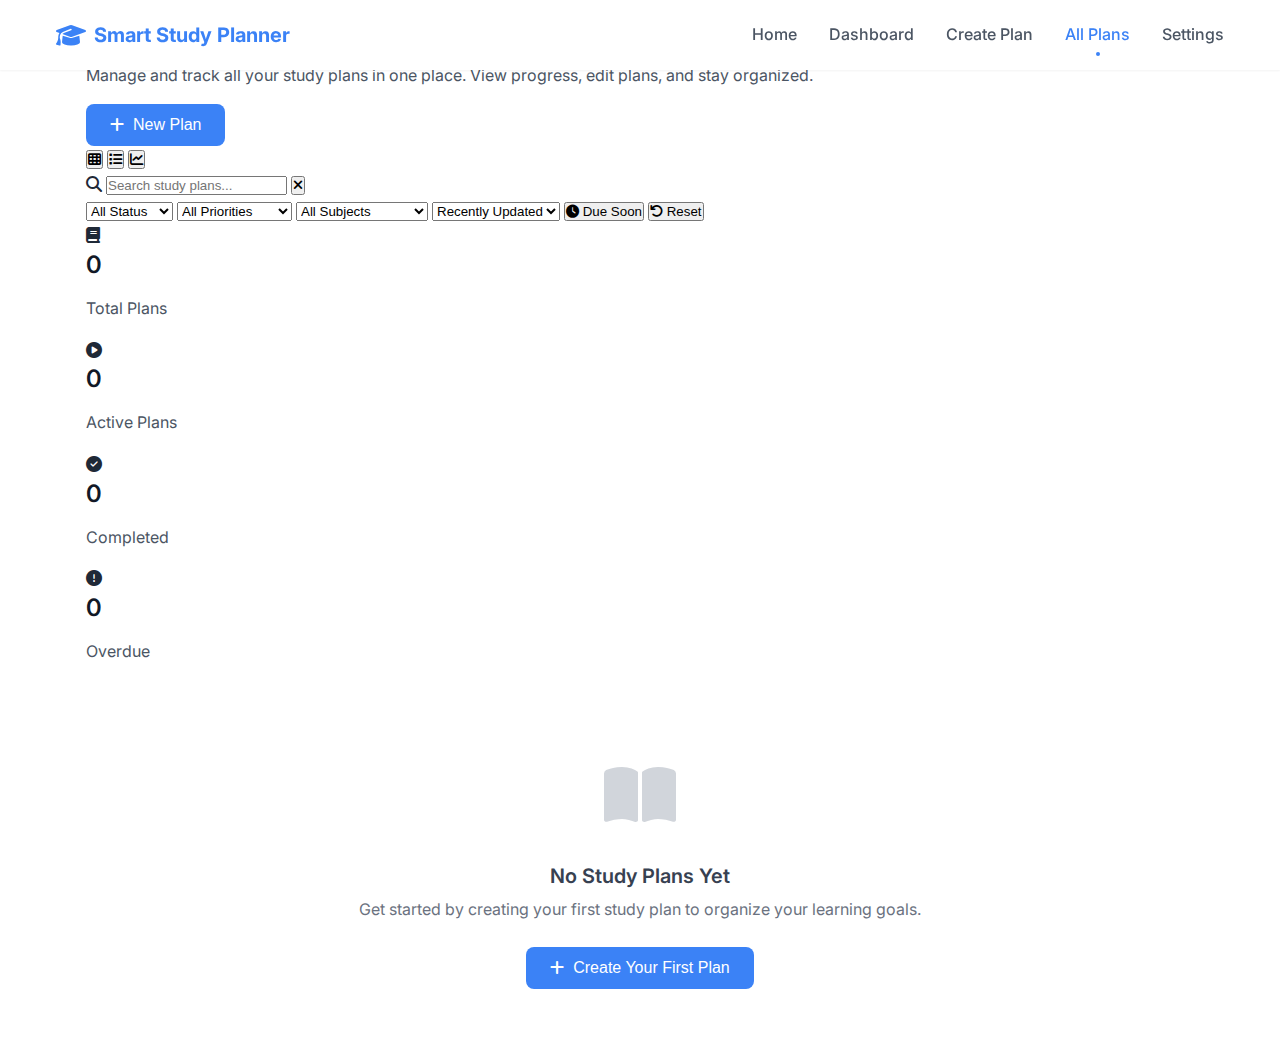
<file: pages/view-plans.html>
<!DOCTYPE html>
<html lang="en">
<head>
    <meta charset="UTF-8">
    <meta name="viewport" content="width=device-width, initial-scale=1.0">
    <title>All Plans - Smart Study Planner</title>
    
    <!-- Favicon -->
    <!-- Stop favicon errors -->
<link rel="icon" href="data:image/svg+xml,<svg xmlns='http://www.w3.org/2000/svg' viewBox='0 0 100 100'><text y='.9em' font-size='90'>🎓</text></svg>">

    
    <!-- CSS Files -->
    <link rel="stylesheet" href="../css/style.css">
    <link rel="stylesheet" href="../css/components.css">
    <link rel="stylesheet" href="../css/responsive.css">
    
    <!-- Google Fonts -->
    <link href="https://fonts.googleapis.com/css2?family=Inter:wght@300;400;500;600;700&display=swap" rel="stylesheet">
    
    <!-- Font Awesome Icons -->
    <link rel="stylesheet" href="https://cdnjs.cloudflare.com/ajax/libs/font-awesome/6.4.0/css/all.min.css">
</head>
<body>
    <!-- Navigation Header -->
    <nav class="navbar">
        <div class="nav-container">
            <div class="nav-logo">
                <i class="fas fa-graduation-cap"></i>
                <span>Smart Study Planner</span>
            </div>
            <div class="nav-menu">
                <a href="../index.html" class="nav-link">Home</a>
                <a href="dashboard.html" class="nav-link">Dashboard</a>
                <a href="create-plan.html" class="nav-link">Create Plan</a>
                <a href="view-plans.html" class="nav-link active">All Plans</a>
                <a href="settings.html" class="nav-link">Settings</a>
            </div>
            <div class="hamburger">
                <span></span>
                <span></span>
                <span></span>
            </div>
        </div>
    </nav>

    <!-- Main Content -->
    <main class="view-plans-main">
        <div class="container">
            <!-- Page Header -->
            <header class="page-header">
                <div class="header-content">
                    <h1 class="page-title">
                        <i class="fas fa-list"></i>
                        All Study Plans
                    </h1>
                    <p class="page-subtitle">
                        Manage and track all your study plans in one place. View progress, edit plans, and stay organized.
                    </p>
                </div>
                <div class="header-actions">
                    <button class="btn btn-primary" onclick="window.location.href='create-plan.html'">
                        <i class="fas fa-plus"></i>
                        New Plan
                    </button>
                    <div class="view-toggle">
                        <button class="view-btn active" id="gridViewBtn" onclick="switchView('grid')">
                            <i class="fas fa-th"></i>
                        </button>
                        <button class="view-btn" id="listViewBtn" onclick="switchView('list')">
                            <i class="fas fa-list"></i>
                        </button>
                        <button class="view-btn" id="timelineViewBtn" onclick="switchView('timeline')">
                            <i class="fas fa-chart-line"></i>
                        </button>
                    </div>
                </div>
            </header>

            <!-- Filters and Search -->
            <section class="filters-section">
                <div class="filters-container">
                    <div class="search-box">
                        <i class="fas fa-search"></i>
                        <input 
                            type="text" 
                            id="searchInput" 
                            placeholder="Search study plans..." 
                            oninput="handleSearch(this.value)"
                        >
                        <button class="search-clear" id="clearSearch" onclick="clearSearch()">
                            <i class="fas fa-times"></i>
                        </button>
                    </div>
                    
                    <div class="filter-controls">
                        <select id="statusFilter" class="filter-select" onchange="applyFilters()">
                            <option value="all">All Status</option>
                            <option value="active">Active</option>
                            <option value="completed">Completed</option>
                            <option value="draft">Draft</option>
                            <option value="paused">Paused</option>
                        </select>
                        
                        <select id="priorityFilter" class="filter-select" onchange="applyFilters()">
                            <option value="all">All Priorities</option>
                            <option value="high">High Priority</option>
                            <option value="medium">Medium Priority</option>
                            <option value="low">Low Priority</option>
                        </select>
                        
                        <select id="subjectFilter" class="filter-select" onchange="applyFilters()">
                            <option value="all">All Subjects</option>
                            <option value="computer-science">Computer Science</option>
                            <option value="mathematics">Mathematics</option>
                            <option value="physics">Physics</option>
                            <option value="chemistry">Chemistry</option>
                            <option value="biology">Biology</option>
                            <option value="engineering">Engineering</option>
                            <option value="cybersecurity">Cybersecurity</option>
                            <option value="other">Other</option>
                        </select>
                        
                        <select id="sortBy" class="filter-select" onchange="applySorting()">
                            <option value="recent">Recently Updated</option>
                            <option value="deadline">By Deadline</option>
                            <option value="priority">By Priority</option>
                            <option value="progress">By Progress</option>
                            <option value="alphabetical">Alphabetical</option>
                            <option value="created">Date Created</option>
                        </select>
                        
                        <button class="filter-btn" id="dueSoonFilter" onclick="toggleDueSoonFilter()">
                            <i class="fas fa-clock"></i>
                            Due Soon
                        </button>
                        
                        <button class="filter-btn" onclick="resetFilters()">
                            <i class="fas fa-undo"></i>
                            Reset
                        </button>
                    </div>
                </div>
            </section>

            <!-- Plans Summary -->
            <section class="summary-section">
                <div class="summary-cards">
                    <div class="summary-card">
                        <div class="summary-icon">
                            <i class="fas fa-book"></i>
                        </div>
                        <div class="summary-content">
                            <h3 id="totalPlans">0</h3>
                            <p>Total Plans</p>
                        </div>
                    </div>
                    
                    <div class="summary-card">
                        <div class="summary-icon active">
                            <i class="fas fa-play-circle"></i>
                        </div>
                        <div class="summary-content">
                            <h3 id="activePlans">0</h3>
                            <p>Active Plans</p>
                        </div>
                    </div>
                    
                    <div class="summary-card">
                        <div class="summary-icon completed">
                            <i class="fas fa-check-circle"></i>
                        </div>
                        <div class="summary-content">
                            <h3 id="completedPlans">0</h3>
                            <p>Completed</p>
                        </div>
                    </div>
                    
                    <div class="summary-card">
                        <div class="summary-icon warning">
                            <i class="fas fa-exclamation-circle"></i>
                        </div>
                        <div class="summary-content">
                            <h3 id="overduePlans">0</h3>
                            <p>Overdue</p>
                        </div>
                    </div>
                </div>
            </section>

            <!-- Plans Display Area -->
            <section class="plans-display-section">
                <!-- Grid View -->
                <div id="gridView" class="plans-grid active-view">
                    <!-- Plans will be dynamically loaded here -->
                </div>
                
                <!-- List View -->
                <div id="listView" class="plans-list">
                    <!-- Plans will be dynamically loaded here -->
                </div>
                
                <!-- Timeline View -->
                <div id="timelineView" class="plans-timeline">
                    <!-- Timeline will be dynamically loaded here -->
                </div>
                
                <!-- Empty State -->
                <div class="empty-state" id="emptyState" style="display: none;">
                    <div class="empty-state-icon">
                        <i class="fas fa-search"></i>
                    </div>
                    <h3 class="empty-state-title">No Plans Found</h3>
                    <p class="empty-state-description" id="emptyStateMessage">
                        Try adjusting your filters or create a new study plan.
                    </p>
                    <button class="btn btn-primary" onclick="resetFilters()">
                        <i class="fas fa-undo"></i>
                        Clear Filters
                    </button>
                </div>

                <!-- No Plans State -->
                <div class="empty-state" id="noPlansState" style="display: none;">
                    <div class="empty-state-icon">
                        <i class="fas fa-book-open"></i>
                    </div>
                    <h3 class="empty-state-title">No Study Plans Yet</h3>
                    <p class="empty-state-description">
                        Get started by creating your first study plan to organize your learning goals.
                    </p>
                    <button class="btn btn-primary" onclick="window.location.href='create-plan.html'">
                        <i class="fas fa-plus"></i>
                        Create Your First Plan
                    </button>
                </div>
            </section>

            <!-- Bulk Actions -->
            <section class="bulk-actions-section" id="bulkActions" style="display: none;">
                <div class="bulk-actions-bar">
                    <div class="selected-count">
                        <span id="selectedCount">0</span> plans selected
                    </div>
                    <div class="bulk-buttons">
                        <button class="btn btn-secondary" onclick="bulkMarkComplete()">
                            <i class="fas fa-check"></i>
                            Mark Complete
                        </button>
                        <button class="btn btn-secondary" onclick="bulkMarkActive()">
                            <i class="fas fa-play"></i>
                            Mark Active
                        </button>
                        <button class="btn btn-secondary" onclick="bulkExport()">
                            <i class="fas fa-download"></i>
                            Export
                        </button>
                        <button class="btn" style="background-color: var(--error); color: var(--white);" onclick="bulkDelete()">
                            <i class="fas fa-trash"></i>
                            Delete
                        </button>
                        <button class="btn btn-secondary" onclick="clearSelection()">
                            <i class="fas fa-times"></i>
                            Clear
                        </button>
                    </div>
                </div>
            </section>
        </div>
    </main>

    <!-- Plan Details Modal -->
    <div class="modal-overlay" id="planDetailsModal">
        <div class="modal-content large-modal">
            <div class="modal-header">
                <h3 class="modal-title">Study Plan Details</h3>
                <button class="modal-close" onclick="closePlanDetails()">&times;</button>
            </div>
            <div class="modal-body" id="planDetailsBody">
                <!-- Plan details will be loaded here -->
            </div>
            <div class="modal-footer">
                <button class="btn btn-secondary" onclick="closePlanDetails()">Close</button>
                <button class="btn btn-secondary" id="editPlanFromModal">
                    <i class="fas fa-edit"></i>
                    Edit Plan
                </button>
                <button class="btn btn-primary" id="viewTimelineBtn">
                    <i class="fas fa-chart-line"></i>
                    View Timeline
                </button>
            </div>
        </div>
    </div>

    <!-- Quick Actions Modal -->
    <div class="modal-overlay" id="quickActionsModal">
        <div class="modal-content">
            <div class="modal-header">
                <h3 class="modal-title">Quick Actions</h3>
                <button class="modal-close" onclick="studyApp.closeModal('quickActionsModal')">&times;</button>
            </div>
            <div class="modal-body">
                <div class="quick-actions-grid">
                    <button class="quick-action-btn" onclick="quickMarkComplete()">
                        <i class="fas fa-check-circle"></i>
                        <span>Mark Complete</span>
                    </button>
                    <button class="quick-action-btn" onclick="quickPausePlan()">
                        <i class="fas fa-pause"></i>
                        <span>Pause Plan</span>
                    </button>
                    <button class="quick-action-btn" onclick="quickDuplicatePlan()">
                        <i class="fas fa-copy"></i>
                        <span>Duplicate</span>
                    </button>
                    <button class="quick-action-btn" onclick="quickExportPlan()">
                        <i class="fas fa-download"></i>
                        <span>Export</span>
                    </button>
                    <button class="quick-action-btn" onclick="quickSharePlan()">
                        <i class="fas fa-share"></i>
                        <span>Share</span>
                    </button>
                    <button class="quick-action-btn danger" onclick="quickDeletePlan()">
                        <i class="fas fa-trash"></i>
                        <span>Delete</span>
                    </button>
                </div>
            </div>
        </div>
    </div>

    <!-- Bulk Delete Confirmation -->
    <div class="modal-overlay" id="bulkDeleteModal">
        <div class="modal-content">
            <div class="modal-header">
                <h3 class="modal-title">Confirm Bulk Delete</h3>
                <button class="modal-close" onclick="studyApp.closeModal('bulkDeleteModal')">&times;</button>
            </div>
            <div class="modal-body">
                <p>Are you sure you want to delete <span id="deleteCount">0</span> selected study plans?</p>
                <p><strong>This action cannot be undone.</strong></p>
                <div class="plans-to-delete" id="plansToDelete">
                    <!-- List of plans to be deleted -->
                </div>
            </div>
            <div class="modal-footer">
                <button class="btn btn-secondary" onclick="studyApp.closeModal('bulkDeleteModal')">Cancel</button>
                <button class="btn" style="background-color: var(--error); color: var(--white);" onclick="confirmBulkDelete()">
                    <i class="fas fa-trash"></i>
                    Delete Plans
                </button>
            </div>
        </div>
    </div>

    <!-- Loading Overlay -->
    <div class="loading-overlay" id="loadingOverlay" style="display: none;">
        <div class="loading-content">
            <div class="loading-spinner-large"></div>
            <p class="loading-text">Loading study plans...</p>
        </div>
    </div>

    <!-- JavaScript Files -->
    <script src="../js/app.js"></script>
    <script src="../js/localStorage.js"></script>
    <script src="../js/studyPlan.js"></script>
    <script src="../js/timeline.js"></script>
    <script src="../js/notifications.js"></script>
    <script>
        // Global variables
        let currentView = 'grid';
        let filteredPlans = [];
        let selectedPlans = new Set();
        let currentFilters = {
            search: '',
            status: 'all',
            priority: 'all',
            subject: 'all',
            dueSoon: false
        };
        let currentSort = 'recent';

        // Initialize page
        document.addEventListener('DOMContentLoaded', function() {
            console.log('View Plans page loaded');
            initializeViewPlans();
        });

        // Initialize view plans functionality
        function initializeViewPlans() {
            loadAllPlans();
            setupEventListeners();
            updateSummary();
        }

        // Load all study plans
        function loadAllPlans() {
    showLoading(true);
    
    try {
        // SAFE CHECK: Ensure studyApp exists and studyPlans is array
        let allPlans = [];
        if (studyApp && studyApp.studyPlans && Array.isArray(studyApp.studyPlans)) {
            allPlans = studyApp.studyPlans;
        }
        
        console.log('Loading all plans:', allPlans.length, 'plans found'); // Debug
        
        filteredPlans = [...allPlans];
        
        if (allPlans.length === 0) {
            showNoPlansState();
        } else {
            hideNoPlansState();
            applySorting();
            renderPlans();
        }
        
        updateSummary();
    } catch (error) {
        console.error('Error loading plans:', error);
    } finally {
        showLoading(false);
    }
}

        // Setup event listeners
        function setupEventListeners() {
            // Keyboard shortcuts
            document.addEventListener('keydown', (e) => {
                if (e.ctrlKey || e.metaKey) {
                    switch (e.key) {
                        case 'f':
                            e.preventDefault();
                            document.getElementById('searchInput').focus();
                            break;
                        case 'n':
                            e.preventDefault();
                            window.location.href = 'create-plan.html';
                            break;
                        case 'a':
                            e.preventDefault();
                            if (e.shiftKey) {
                                selectAllPlans();
                            }
                            break;
                    }
                }
                
                if (e.key === 'Escape') {
                    clearSelection();
                }
            });
        }

        // Handle search input
        function handleSearch(query) {
            currentFilters.search = query.toLowerCase().trim();
            
            // Show/hide clear button
            const clearBtn = document.getElementById('clearSearch');
            clearBtn.style.display = query ? 'block' : 'none';
            
            applyFilters();
        }

        // Clear search
        function clearSearch() {
            document.getElementById('searchInput').value = '';
            currentFilters.search = '';
            document.getElementById('clearSearch').style.display = 'none';
            applyFilters();
        }

        // Apply filters
       
            
            applySorting();
            renderPlans();
            updateSummary();
            
            // Show empty state if no results
            if (filteredPlans.length === 0) {
                showEmptyState();
            } else {
                hideEmptyState();
            }function applyFilters() {
    // SAFE CHECK: Ensure studyApp exists and studyPlans is array
    let allPlans = [];
    if (studyApp && studyApp.studyPlans && Array.isArray(studyApp.studyPlans)) {
        allPlans = studyApp.studyPlans;
    }
    
    filteredPlans = allPlans.filter(plan => {
        if (!plan) return false; // Safety check for null/undefined plans
        
        // Search filter
        if (currentFilters.search) {
            const searchTerm = currentFilters.search;
            const searchable = `${plan.title || ''} ${plan.description || ''} ${plan.subject || ''}`.toLowerCase();
            if (!searchable.includes(searchTerm)) return false;
        }
        
        // Status filter
        if (currentFilters.status !== 'all' && plan.status !== currentFilters.status) {
            return false;
        }
        
        // Priority filter
        if (currentFilters.priority !== 'all' && plan.priority !== currentFilters.priority) {
            return false;
        }
        
        // Subject filter
        if (currentFilters.subject !== 'all' && plan.subject !== currentFilters.subject) {
            return false;
        }
        
        // Due soon filter
        if (currentFilters.dueSoon) {
            const now = new Date();
            const weekFromNow = new Date(now.getTime() + (7 * 24 * 60 * 60 * 1000));
            const deadline = new Date(plan.deadline);
            if (!plan.deadline || deadline > weekFromNow || deadline < now) {
                return false;
            }
        }
        
        return true;
    });
    
    applySorting();
    renderPlans();
    updateSummary();
    
    // Show empty state if no results
    if (filteredPlans.length === 0) {
        showEmptyState();
    } else {
        hideEmptyState();
    }
}

        

        // Apply sorting
        function applySorting() {
            const sortBy = document.getElementById('sortBy').value;
            
            filteredPlans.sort((a, b) => {
                switch (sortBy) {
                    case 'deadline':
                        if (!a.deadline) return 1;
                        if (!b.deadline) return -1;
                        return new Date(a.deadline) - new Date(b.deadline);
                        
                    case 'priority':
                        const priorityOrder = { high: 3, medium: 2, low: 1 };
                        return priorityOrder[b.priority] - priorityOrder[a.priority];
                        
                    case 'progress':
                        return (b.progress || 0) - (a.progress || 0);
                        
                    case 'alphabetical':
                        return a.title.localeCompare(b.title);
                        
                    case 'created':
                        return new Date(b.createdAt) - new Date(a.createdAt);
                        
                    case 'recent':
                    default:
                        return new Date(b.updatedAt || b.createdAt) - new Date(a.updatedAt || a.createdAt);
                }
            });
        }

        // Toggle due soon filter
        function toggleDueSoonFilter() {
            const filterBtn = document.getElementById('dueSoonFilter');
            currentFilters.dueSoon = !currentFilters.dueSoon;
            
            if (currentFilters.dueSoon) {
                filterBtn.classList.add('active');
            } else {
                filterBtn.classList.remove('active');
            }
            
            applyFilters();
        }

        // Reset filters
        function resetFilters() {
            // Reset filter values
            currentFilters = {
                search: '',
                status: 'all',
                priority: 'all',
                subject: 'all',
                dueSoon: false
            };
            
            // Reset form elements
            document.getElementById('searchInput').value = '';
            document.getElementById('statusFilter').value = 'all';
            document.getElementById('priorityFilter').value = 'all';
            document.getElementById('subjectFilter').value = 'all';
            document.getElementById('dueSoonFilter').classList.remove('active');
            document.getElementById('clearSearch').style.display = 'none';
            
            applyFilters();
        }

        // Switch view
        function switchView(view) {
            // Update active button
            document.querySelectorAll('.view-btn').forEach(btn => btn.classList.remove('active'));
            document.getElementById(view + 'ViewBtn').classList.add('active');
            
            // Hide all views
            document.querySelectorAll('.plans-grid, .plans-list, .plans-timeline').forEach(el => {
                el.classList.remove('active-view');
            });
            
            // Show selected view
            document.getElementById(view + 'View').classList.add('active-view');
            
            currentView = view;
            renderPlans();
        }

        // Render plans based on current view
        function renderPlans() {
            switch (currentView) {
                case 'grid':
                    renderGridView();
                    break;
                case 'list':
                    renderListView();
                    break;
                case 'timeline':
                    renderTimelineView();
                    break;
            }
        }

        // Render grid view
        function renderGridView() {
            const container = document.getElementById('gridView');
            
            if (filteredPlans.length === 0) {
                container.innerHTML = '';
                return;
            }
            
            container.innerHTML = filteredPlans.map(plan => createPlanCard(plan)).join('');
            addPlanCardEventListeners();
        }

        // Render list view
        function renderListView() {
            const container = document.getElementById('listView');
            
            if (filteredPlans.length === 0) {
                container.innerHTML = '';
                return;
            }
            
            container.innerHTML = `
                <div class="list-header">
                    <div class="list-col select-col">
                        <input type="checkbox" id="selectAllCheckbox" onchange="toggleSelectAll(this.checked)">
                    </div>
                    <div class="list-col title-col">Title</div>
                    <div class="list-col progress-col">Progress</div>
                    <div class="list-col deadline-col">Deadline</div>
                    <div class="list-col priority-col">Priority</div>
                    <div class="list-col status-col">Status</div>
                    <div class="list-col actions-col">Actions</div>
                </div>
                ${filteredPlans.map(plan => createPlanListItem(plan)).join('')}
            `;
            
            addPlanListEventListeners();
        }

        // Render timeline view
        function renderTimelineView() {
            const container = document.getElementById('timelineView');
            
            if (filteredPlans.length === 0) {
                container.innerHTML = '';
                return;
            }
            
            // Create timeline for each plan
            container.innerHTML = `
                <div class="timeline-header">
                    <h3>Study Plans Timeline</h3>
                    <p>Visual overview of all your study plans and their progress</p>
                </div>
                <div class="timelines-container">
                    ${filteredPlans.map(plan => `
                        <div class="plan-timeline-container" data-plan-id="${plan.id}">
                            <div class="timeline-plan-header">
                                <h4>${plan.title}</h4>
                                <span class="timeline-progress">${plan.progress || 0}% complete</span>
                            </div>
                            <div class="timeline-wrapper" id="timeline-${plan.id}"></div>
                        </div>
                    `).join('')}
                </div>
            `;
            
            // Initialize timelines for each plan
            setTimeout(() => {
                filteredPlans.forEach(plan => {
                    const timelineContainer = document.getElementById(`timeline-${plan.id}`);
                    if (timelineContainer && window.timelineManager) {
                        window.timelineManager.createTimeline(plan.id, timelineContainer, {
                            compact: true,
                            showTasks: false,
                            interactive: true
                        });
                    }
                });
            }, 100);
        }

        // Create plan card for grid view
        function createPlanCard(plan) {
            const progress = plan.progress || 0;
            const isOverdue = plan.deadline && new Date(plan.deadline) < new Date() && plan.status !== 'completed';
            
            return `
                <div class="study-card ${isOverdue ? 'overdue' : ''}" data-plan-id="${plan.id}">
                    <div class="plan-select">
                        <input type="checkbox" class="plan-checkbox" value="${plan.id}" onchange="togglePlanSelection('${plan.id}', this.checked)">
                    </div>
                    <div class="card-header">
                        <h3 class="card-title" onclick="showPlanDetails('${plan.id}')">${plan.title}</h3>
                        <div class="card-badges">
                            <span class="card-priority ${plan.priority}">${plan.priority}</span>
                            <span class="card-status ${plan.status}">${plan.status}</span>
                        </div>
                    </div>
                    <p class="card-description">${plan.description || 'No description provided.'}</p>
                    <div class="card-progress">
                        <div class="progress-header">
                            <span class="progress-label">Progress</span>
                            <span class="progress-percentage">${progress}%</span>
                        </div>
                        <div class="progress-bar">
                            <div class="progress" style="width: ${progress}%"></div>
                        </div>
                    </div>
                    <div class="card-meta">
                        <div class="card-subject">
                            <i class="fas fa-tag"></i>
                            ${plan.subject || 'General'}
                        </div>
                        <div class="card-tasks">
                            <i class="fas fa-tasks"></i>
                            ${plan.tasks?.filter(t => t.completed).length || 0}/${plan.tasks?.length || 0} tasks
                        </div>
                    </div>
                    <div class="card-footer">
                        <span class="card-date ${isOverdue ? 'overdue' : ''}">
                            <i class="fas fa-calendar"></i>
                            ${isOverdue ? 'Overdue: ' : 'Due: '}${studyApp.formatRelativeDate(plan.deadline)}
                        </span>
                        <div class="card-actions">
                            <button class="btn-icon view" onclick="showPlanDetails('${plan.id}')" data-tooltip="View Details">
                                <i class="fas fa-eye"></i>
                            </button>
                            <button class="btn-icon edit" onclick="editPlan('${plan.id}')" data-tooltip="Edit Plan">
                                <i class="fas fa-edit"></i>
                            </button>
                            <button class="btn-icon more" onclick="showQuickActions('${plan.id}')" data-tooltip="More Actions">
                                <i class="fas fa-ellipsis-v"></i>
                            </button>
                        </div>
                    </div>
                </div>
            `;
        }

        // Create plan list item
        function createPlanListItem(plan) {
            const progress = plan.progress || 0;
            const isOverdue = plan.deadline && new Date(plan.deadline) < new Date() && plan.status !== 'completed';
            
            return `
                <div class="list-item ${isOverdue ? 'overdue' : ''}" data-plan-id="${plan.id}">
                    <div class="list-col select-col">
                        <input type="checkbox" class="plan-checkbox" value="${plan.id}" onchange="togglePlanSelection('${plan.id}', this.checked)">
                    </div>
                    <div class="list-col title-col">
                        <div class="plan-title" onclick="showPlanDetails('${plan.id}')">
                            <h4>${plan.title}</h4>
                            <p class="plan-subject">${plan.subject || 'General'}</p>
                        </div>
                    </div>
                    <div class="list-col progress-col">
                        <div class="progress-circle" style="--progress: ${progress}%">
                            <span>${progress}%</span>
                        </div>
                    </div>
                    <div class="list-col deadline-col">
                        <span class="${isOverdue ? 'text-error' : ''}">
                            ${studyApp.formatRelativeDate(plan.deadline)}
                        </span>
                    </div>
                    <div class="list-col priority-col">
                        <span class="priority-badge ${plan.priority}">${plan.priority}</span>
                    </div>
                    <div class="list-col status-col">
                        <span class="status-badge ${plan.status}">${plan.status}</span>
                    </div>
                    <div class="list-col actions-col">
                        <button class="btn-icon view" onclick="showPlanDetails('${plan.id}')">
                            <i class="fas fa-eye"></i>
                        </button>
                        <button class="btn-icon edit" onclick="editPlan('${plan.id}')">
                            <i class="fas fa-edit"></i>
                        </button>
                        <button class="btn-icon more" onclick="showQuickActions('${plan.id}')">
                            <i class="fas fa-ellipsis-v"></i>
                        </button>
                    </div>
                </div>
            `;
        }

        // Add event listeners to plan cards
        function addPlanCardEventListeners() {
            // Double-click to edit
            document.querySelectorAll('.study-card').forEach(card => {
                card.addEventListener('dblclick', (e) => {
                    if (!e.target.matches('input, button, .btn-icon')) {
                        const planId = card.dataset.planId;
                        editPlan(planId);
                    }
                });
            });
        }

        // Add event listeners to plan list items
        function addPlanListEventListeners() {
            // Similar event listeners for list view
            document.querySelectorAll('.list-item').forEach(item => {
                item.addEventListener('dblclick', (e) => {
                    if (!e.target.matches('input, button, .btn-icon')) {
                        const planId = item.dataset.planId;
                        editPlan(planId);
                    }
                });
            });
        }

        // Show plan details
        function showPlanDetails(planId) {
            const plan = studyApp.studyPlans.find(p => p.id === planId);
            if (!plan) return;
            
            const modalBody = document.getElementById('planDetailsBody');
            const progress = plan.progress || 0;
            const completedTasks = plan.tasks?.filter(t => t.completed).length || 0;
            const totalTasks = plan.tasks?.length || 0;
            
            modalBody.innerHTML = `
                <div class="plan-details-content">
                    <div class="plan-header">
                        <div class="plan-title-section">
                            <h2>${plan.title}</h2>
                            <div class="plan-badges">
                                <span class="badge priority ${plan.priority}">${plan.priority} priority</span>
                                <span class="badge status ${plan.status}">${plan.status}</span>
                                <span class="badge subject">${plan.subject || 'General'}</span>
                            </div>
                        </div>
                        <div class="plan-progress-section">
                            <div class="progress-circle large" style="--progress: ${progress}%">
                                <span>${progress}%</span>
                            </div>
                        </div>
                    </div>
                    
                    <div class="plan-info-grid">
                        <div class="info-item">
                            <label>Description</label>
                            <p>${plan.description || 'No description provided.'}</p>
                        </div>
                        <div class="info-item">
                            <label>Start Date</label>
                            <p>${studyApp.formatDate(plan.startDate)}</p>
                        </div>
                        <div class="info-item">
                            <label>Deadline</label>
                            <p>${studyApp.formatDate(plan.deadline)}</p>
                        </div>
                        <div class="info-item">
                            <label>Estimated Hours</label>
                            <p>${plan.estimatedHours || 0} hours</p>
                        </div>
                        <div class="info-item">
                            <label>Study Methods</label>
                            <p>${plan.methods?.join(', ') || 'Not specified'}</p>
                        </div>
                        <div class="info-item">
                            <label>Resources</label>
                            <p>${plan.resources || 'No resources listed'}</p>
                        </div>
                    </div>
                    
                    <div class="tasks-section">
                        <h3>Tasks (${completedTasks}/${totalTasks})</h3>
                        <div class="tasks-list">
                            ${plan.tasks?.map(task => `
                                <div class="task-item ${task.completed ? 'completed' : ''}">
                                    <input type="checkbox" ${task.completed ? 'checked' : ''} disabled>
                                    <span class="task-title">${task.title}</span>
                                    <span class="task-difficulty ${task.difficulty}">${task.difficulty}</span>
                                    <span class="task-hours">${task.estimatedHours}h</span>
                                </div>
                            `).join('') || '<p class="no-tasks">No tasks defined</p>'}
                        </div>
                    </div>
                </div>
            `;
            
            // Setup modal buttons
            document.getElementById('editPlanFromModal').onclick = () => {
                editPlan(planId);
                closePlanDetails();
            };
            
            document.getElementById('viewTimelineBtn').onclick = () => {
                // Switch to timeline view and highlight this plan
                closePlanDetails();
                switchView('timeline');
                setTimeout(() => {
                    const planTimeline = document.querySelector(`[data-plan-id="${planId}"]`);
                    if (planTimeline) {
                        planTimeline.scrollIntoView({ behavior: 'smooth', block: 'center' });
                        planTimeline.classList.add('highlight');
                        setTimeout(() => {
                            planTimeline.classList.remove('highlight');
                        }, 2000);
                    }
                }, 500);
            };
            
            studyApp.openModal('planDetailsModal');
        }

        // Close plan details
        function closePlanDetails() {
            studyApp.closeModal('planDetailsModal');
        }

        // Edit plan
        function editPlan(planId) {
            window.location.href = `create-plan.html?edit=${planId}`;
        }

        // Show quick actions
        function showQuickActions(planId) {
            window.currentActionPlanId = planId;
            studyApp.openModal('quickActionsModal');
        }

        // Quick action functions
        function quickMarkComplete() {
            const planId = window.currentActionPlanId;
            const plan = studyApp.studyPlans.find(p => p.id === planId);
            if (plan) {
                plan.status = 'completed';
                plan.progress = 100;
                plan.completedAt = new Date().toISOString();
                studyApp.saveToStorage();
                studyApp.showNotification('Plan marked as complete!', 'success');
                loadAllPlans();
            }
            studyApp.closeModal('quickActionsModal');
        }

        function quickPausePlan() {
            const planId = window.currentActionPlanId;
            const plan = studyApp.studyPlans.find(p => p.id === planId);
            if (plan) {
                plan.status = 'paused';
                studyApp.saveToStorage();
                studyApp.showNotification('Plan paused', 'info');
                loadAllPlans();
            }
            studyApp.closeModal('quickActionsModal');
        }

        function quickDuplicatePlan() {
            const planId = window.currentActionPlanId;
            const plan = studyApp.studyPlans.find(p => p.id === planId);
            if (plan) {
                const newPlan = {
                    ...plan,
                    id: studyApp.generateId(),
                    title: plan.title + ' (Copy)',
                    status: 'draft',
                    progress: 0,
                    createdAt: new Date().toISOString(),
                    updatedAt: new Date().toISOString(),
                    completedAt: null,
                    tasks: plan.tasks.map(task => ({
                        ...task,
                        id: studyApp.generateId(),
                        completed: false,
                        completedAt: null
                    }))
                };
                
                studyApp.studyPlans.push(newPlan);
                studyApp.saveToStorage();
                studyApp.showNotification('Plan duplicated successfully!', 'success');
                loadAllPlans();
            }
            studyApp.closeModal('quickActionsModal');
        }

        function quickExportPlan() {
            const planId = window.currentActionPlanId;
            const plan = studyApp.studyPlans.find(p => p.id === planId);
            if (plan) {
                const dataStr = JSON.stringify(plan, null, 2);
                const dataBlob = new Blob([dataStr], { type: 'application/json' });
                const url = URL.createObjectURL(dataBlob);
                const link = document.createElement('a');
                link.href = url;
                link.download = `${plan.title.replace(/[^a-z0-9]/gi, '_').toLowerCase()}.json`;
                link.click();
                URL.revokeObjectURL(url);
                studyApp.showNotification('Plan exported successfully!', 'success');
            }
            studyApp.closeModal('quickActionsModal');
        }

        function quickSharePlan() {
            const planId = window.currentActionPlanId;
            const plan = studyApp.studyPlans.find(p => p.id === planId);
            if (plan && navigator.share) {
                navigator.share({
                    title: plan.title,
                    text: plan.description,
                    url: window.location.href + '?plan=' + planId
                });
            } else {
                // Fallback to clipboard
                const shareText = `Check out my study plan: ${plan.title}\n${plan.description}\n${window.location.href}?plan=${planId}`;
                navigator.clipboard.writeText(shareText).then(() => {
                    studyApp.showNotification('Plan link copied to clipboard!', 'success');
                });
            }
            studyApp.closeModal('quickActionsModal');
        }

        function quickDeletePlan() {
            const planId = window.currentActionPlanId;
            if (confirm('Are you sure you want to delete this study plan? This action cannot be undone.')) {
                studyApp.studyPlans = studyApp.studyPlans.filter(p => p.id !== planId);
                studyApp.saveToStorage();
                studyApp.showNotification('Plan deleted successfully', 'success');
                loadAllPlans();
            }
            studyApp.closeModal('quickActionsModal');
        }

        // Selection functions
        function togglePlanSelection(planId, isSelected) {
            if (isSelected) {
                selectedPlans.add(planId);
            } else {
                selectedPlans.delete(planId);
            }
            
            updateBulkActions();
            updateSelectAllCheckbox();
        }

        function toggleSelectAll(selectAll) {
            const checkboxes = document.querySelectorAll('.plan-checkbox');
            checkboxes.forEach(checkbox => {
                checkbox.checked = selectAll;
                togglePlanSelection(checkbox.value, selectAll);
            });
        }

        function selectAllPlans() {
            filteredPlans.forEach(plan => selectedPlans.add(plan.id));
            document.querySelectorAll('.plan-checkbox').forEach(cb => cb.checked = true);
            updateBulkActions();
            updateSelectAllCheckbox();
        }

        function clearSelection() {
            selectedPlans.clear();
            document.querySelectorAll('.plan-checkbox').forEach(cb => cb.checked = false);
            updateBulkActions();
            updateSelectAllCheckbox();
        }

        function updateSelectAllCheckbox() {
            const selectAllCheckbox = document.getElementById('selectAllCheckbox');
            if (selectAllCheckbox) {
                const totalVisible = document.querySelectorAll('.plan-checkbox').length;
                const selectedVisible = document.querySelectorAll('.plan-checkbox:checked').length;
                
                selectAllCheckbox.checked = totalVisible > 0 && selectedVisible === totalVisible;
                selectAllCheckbox.indeterminate = selectedVisible > 0 && selectedVisible < totalVisible;
            }
        }

        function updateBulkActions() {
            const bulkActionsSection = document.getElementById('bulkActions');
            const selectedCount = document.getElementById('selectedCount');
            
            if (selectedPlans.size > 0) {
                bulkActionsSection.style.display = 'block';
                selectedCount.textContent = selectedPlans.size;
            } else {
                bulkActionsSection.style.display = 'none';
            }
        }

        // Bulk action functions
        function bulkMarkComplete() {
            selectedPlans.forEach(planId => {
                const plan = studyApp.studyPlans.find(p => p.id === planId);
                if (plan) {
                    plan.status = 'completed';
                    plan.progress = 100;
                    plan.completedAt = new Date().toISOString();
                }
            });
            
            studyApp.saveToStorage();
            studyApp.showNotification(`${selectedPlans.size} plans marked as complete!`, 'success');
            clearSelection();
            loadAllPlans();
        }

        function bulkMarkActive() {
            selectedPlans.forEach(planId => {
                const plan = studyApp.studyPlans.find(p => p.id === planId);
                if (plan) {
                    plan.status = 'active';
                }
            });
            
            studyApp.saveToStorage();
            studyApp.showNotification(`${selectedPlans.size} plans marked as active!`, 'success');
            clearSelection();
            loadAllPlans();
        }

        function bulkExport() {
            const selectedPlansData = Array.from(selectedPlans).map(planId => 
                studyApp.studyPlans.find(p => p.id === planId)
            ).filter(Boolean);
            
            const dataStr = JSON.stringify(selectedPlansData, null, 2);
            const dataBlob = new Blob([dataStr], { type: 'application/json' });
            const url = URL.createObjectURL(dataBlob);
            const link = document.createElement('a');
            link.href = url;
            link.download = `study_plans_export_${new Date().toISOString().split('T')[0]}.json`;
            link.click();
            URL.revokeObjectURL(url);
            
            studyApp.showNotification(`${selectedPlans.size} plans exported successfully!`, 'success');
            clearSelection();
        }

        function bulkDelete() {
            const deleteCount = selectedPlans.size;
            const plansToDelete = Array.from(selectedPlans).map(planId => 
                studyApp.studyPlans.find(p => p.id === planId)
            ).filter(Boolean);
            
            document.getElementById('deleteCount').textContent = deleteCount;
            document.getElementById('plansToDelete').innerHTML = plansToDelete.map(plan => `
                <div class="plan-to-delete">
                    <strong>${plan.title}</strong>
                    <span class="plan-subject">${plan.subject || 'General'}</span>
                </div>
            `).join('');
            
            studyApp.openModal('bulkDeleteModal');
        }

        function confirmBulkDelete() {
            const deleteCount = selectedPlans.size;
            
            studyApp.studyPlans = studyApp.studyPlans.filter(plan => 
                !selectedPlans.has(plan.id)
            );
            
            studyApp.saveToStorage();
            studyApp.showNotification(`${deleteCount} plans deleted successfully`, 'success');
            
            clearSelection();
            studyApp.closeModal('bulkDeleteModal');
            loadAllPlans();
        }

        // Update summary statistics
        function updateSummary() {
            const allPlans = studyApp.studyPlans || [];
            const now = new Date();
            
            const stats = {
                total: allPlans.length,
                active: allPlans.filter(p => p.status === 'active').length,
                completed: allPlans.filter(p => p.status === 'completed').length,
                overdue: allPlans.filter(p => 
                    p.deadline && 
                    new Date(p.deadline) < now && 
                    p.status !== 'completed'
                ).length
            };
            
            document.getElementById('totalPlans').textContent = stats.total;
            document.getElementById('activePlans').textContent = stats.active;
            document.getElementById('completedPlans').textContent = stats.completed;
            document.getElementById('overduePlans').textContent = stats.overdue;
        }

        // Show/hide states
        function showLoading(show) {
            document.getElementById('loadingOverlay').style.display = show ? 'flex' : 'none';
        }

        function showEmptyState() {
            document.getElementById('emptyState').style.display = 'block';
            document.getElementById('noPlansState').style.display = 'none';
            
            // Update empty state message based on active filters
            const hasFilters = currentFilters.search || 
                              currentFilters.status !== 'all' || 
                              currentFilters.priority !== 'all' || 
                              currentFilters.subject !== 'all' || 
                              currentFilters.dueSoon;
            
            if (hasFilters) {
                document.getElementById('emptyStateMessage').textContent = 
                    'No plans match your current filters. Try adjusting your search criteria.';
            } else {
                document.getElementById('emptyStateMessage').textContent = 
                    'No study plans found.';
            }
        }

        function hideEmptyState() {
            document.getElementById('emptyState').style.display = 'none';
        }

        function showNoPlansState() {
            document.getElementById('noPlansState').style.display = 'block';
            document.getElementById('emptyState').style.display = 'none';
        }

        function hideNoPlansState() {
            document.getElementById('noPlansState').style.display = 'none';
        }

        // Update filter controls based on form changes
        document.getElementById('statusFilter').addEventListener('change', function() {
            currentFilters.status = this.value;
            applyFilters();
        });

        document.getElementById('priorityFilter').addEventListener('change', function() {
            currentFilters.priority = this.value;
            applyFilters();
        });

        document.getElementById('subjectFilter').addEventListener('change', function() {
            currentFilters.subject = this.value;
            applyFilters();
        });
    </script>
</body>
</html>
</file>
<file: css/components.css>
/* ===== COMPONENT-SPECIFIC STYLES ===== */

/* ===== HERO VISUAL COMPONENTS ===== */
.hero-visual {
    display: flex;
    justify-content: center;
    align-items: center;
    position: relative;
}

.study-dashboard-preview {
    background-color: var(--white);
    border-radius: var(--radius-2xl);
    box-shadow: var(--shadow-xl);
    padding: var(--spacing-6);
    width: 100%;
    max-width: 400px;
    position: relative;
    transform: perspective(1000px) rotateY(-10deg) rotateX(5deg);
    transition: transform var(--transition-slow);
}

.study-dashboard-preview:hover {
    transform: perspective(1000px) rotateY(-5deg) rotateX(2deg);
}

.preview-header {
    display: flex;
    align-items: center;
    justify-content: space-between;
    margin-bottom: var(--spacing-4);
    padding-bottom: var(--spacing-3);
    border-bottom: 1px solid var(--gray-200);
}

.preview-dots {
    display: flex;
    gap: var(--spacing-2);
}

.preview-dots span {
    width: 12px;
    height: 12px;
    border-radius: var(--radius-full);
    background-color: var(--gray-300);
}

.preview-dots span:nth-child(1) {
    background-color: #ff5f57;
}

.preview-dots span:nth-child(2) {
    background-color: #ffbd2e;
}

.preview-dots span:nth-child(3) {
    background-color: #28ca42;
}

.preview-title {
    font-size: var(--font-size-sm);
    font-weight: 600;
    color: var(--gray-600);
}

.preview-content {
    display: flex;
    flex-direction: column;
    gap: var(--spacing-4);
}

.preview-card {
    background-color: var(--gray-50);
    border: 1px solid var(--gray-200);
    border-radius: var(--radius-lg);
    padding: var(--spacing-4);
    transition: all var(--transition-normal);
    position: relative;
    overflow: hidden;
}

.preview-card.active {
    background-color: var(--primary-color);
    color: var(--white);
    border-color: var(--primary-color);
    transform: scale(1.02);
}

.preview-card.active .progress-text {
    color: var(--white);
}

.card-icon {
    font-size: var(--font-size-2xl);
    margin-bottom: var(--spacing-2);
}

.preview-card h3 {
    font-size: var(--font-size-base);
    font-weight: 600;
    margin-bottom: var(--spacing-3);
    color: inherit;
}

.progress-bar {
    width: 100%;
    height: 6px;
    background-color: var(--gray-200);
    border-radius: var(--radius-full);
    overflow: hidden;
    margin-bottom: var(--spacing-2);
}

.preview-card.active .progress-bar {
    background-color: rgba(255, 255, 255, 0.3);
}

.progress {
    height: 100%;
    background: linear-gradient(90deg, var(--secondary-color), var(--primary-color));
    border-radius: var(--radius-full);
    transition: width var(--transition-slow);
}

.preview-card.active .progress {
    background: linear-gradient(90deg, var(--white), rgba(255, 255, 255, 0.8));
}

.progress-text {
    font-size: var(--font-size-xs);
    font-weight: 500;
    color: var(--gray-600);
}

/* ===== TIMELINE COMPONENTS ===== */
.study-timeline {
    background-color: var(--white);
    border-radius: var(--radius-2xl);
    padding: var(--spacing-8);
    box-shadow: var(--shadow-lg);
    position: relative;
}

.timeline-item {
    display: flex;
    align-items: flex-start;
    gap: var(--spacing-4);
    margin-bottom: var(--spacing-6);
    position: relative;
}

.timeline-item:not(:last-child)::after {
    content: '';
    position: absolute;
    left: 11px;
    top: 24px;
    width: 2px;
    height: calc(100% + var(--spacing-6));
    background-color: var(--gray-200);
    z-index: -1;
}

.timeline-item.completed::after {
    background-color: var(--success);
}

.timeline-item.active::after {
    background: linear-gradient(to bottom, var(--success), var(--primary-color));
}

.timeline-dot {
    width: 24px;
    height: 24px;
    border-radius: var(--radius-full);
    background-color: var(--gray-300);
    border: 4px solid var(--white);
    box-shadow: var(--shadow-md);
    flex-shrink: 0;
    position: relative;
    z-index: 1;
}

.timeline-item.completed .timeline-dot {
    background-color: var(--success);
}

.timeline-item.active .timeline-dot {
    background-color: var(--primary-color);
    animation: pulse 2s infinite;
}

.timeline-content h4 {
    font-size: var(--font-size-base);
    font-weight: 600;
    color: var(--gray-900);
    margin-bottom: var(--spacing-1);
}

.timeline-content p {
    font-size: var(--font-size-sm);
    color: var(--gray-600);
    margin: 0;
}

.timeline-item.completed .timeline-content h4 {
    color: var(--success);
}

.timeline-item.active .timeline-content h4 {
    color: var(--primary-color);
}

/* ===== STUDY CARDS ===== */
.study-card {
    background-color: var(--white);
    border: 1px solid var(--gray-200);
    border-radius: var(--radius-xl);
    padding: var(--spacing-6);
    transition: all var(--transition-normal);
    position: relative;
    overflow: hidden;
}

.study-card::before {
    content: '';
    position: absolute;
    top: 0;
    left: 0;
    right: 0;
    height: 4px;
    background: linear-gradient(90deg, var(--primary-color), var(--secondary-color));
}

.study-card:hover {
    transform: translateY(-4px);
    box-shadow: var(--shadow-lg);
    border-color: var(--primary-light);
}

.card-header {
    display: flex;
    justify-content: space-between;
    align-items: flex-start;
    margin-bottom: var(--spacing-4);
}

.card-title {
    font-size: var(--font-size-xl);
    font-weight: 600;
    color: var(--gray-900);
    margin: 0;
}

.card-priority {
    padding: var(--spacing-1) var(--spacing-3);
    border-radius: var(--radius-full);
    font-size: var(--font-size-xs);
    font-weight: 600;
    text-transform: uppercase;
    letter-spacing: 0.05em;
}

.card-priority.high {
    background-color: var(--error);
    color: var(--white);
}

.card-priority.medium {
    background-color: var(--warning);
    color: var(--white);
}

.card-priority.low {
    background-color: var(--success);
    color: var(--white);
}

.card-description {
    font-size: var(--font-size-sm);
    color: var(--gray-600);
    margin-bottom: var(--spacing-4);
    line-height: 1.5;
}

.card-progress {
    margin-bottom: var(--spacing-4);
}

.progress-header {
    display: flex;
    justify-content: space-between;
    align-items: center;
    margin-bottom: var(--spacing-2);
}

.progress-label {
    font-size: var(--font-size-sm);
    font-weight: 500;
    color: var(--gray-700);
}

.progress-percentage {
    font-size: var(--font-size-sm);
    font-weight: 600;
    color: var(--primary-color);
}

.card-footer {
    display: flex;
    justify-content: space-between;
    align-items: center;
    padding-top: var(--spacing-4);
    border-top: 1px solid var(--gray-100);
}

.card-date {
    font-size: var(--font-size-xs);
    color: var(--gray-500);
    display: flex;
    align-items: center;
    gap: var(--spacing-1);
}

.card-actions {
    display: flex;
    gap: var(--spacing-2);
}

.btn-icon {
    width: 36px;
    height: 36px;
    border-radius: var(--radius-lg);
    border: none;
    display: flex;
    align-items: center;
    justify-content: center;
    cursor: pointer;
    transition: all var(--transition-fast);
    font-size: var(--font-size-sm);
}

.btn-icon:hover {
    transform: translateY(-2px);
    box-shadow: var(--shadow-md);
}

.btn-icon.edit {
    background-color: var(--primary-light);
    color: var(--primary-dark);
}

.btn-icon.delete {
    background-color: rgba(239, 68, 68, 0.1);
    color: var(--error);
}

.btn-icon.view {
    background-color: var(--secondary-light);
    color: var(--secondary-dark);
}

/* ===== FORM COMPONENTS ===== */
.form-group {
    margin-bottom: var(--spacing-6);
}

.form-label {
    display: block;
    font-size: var(--font-size-sm);
    font-weight: 600;
    color: var(--gray-700);
    margin-bottom: var(--spacing-2);
}

.form-input,
.form-textarea,
.form-select {
    width: 100%;
    padding: var(--spacing-3) var(--spacing-4);
    border: 1px solid var(--gray-300);
    border-radius: var(--radius-lg);
    font-size: var(--font-size-base);
    font-family: var(--font-family);
    transition: all var(--transition-fast);
    background-color: var(--white);
}

.form-input:focus,
.form-textarea:focus,
.form-select:focus {
    outline: none;
    border-color: var(--primary-color);
    box-shadow: 0 0 0 3px rgba(59, 130, 246, 0.1);
}

.form-textarea {
    min-height: 100px;
    resize: vertical;
}

.form-row {
    display: grid;
    grid-template-columns: 1fr 1fr;
    gap: var(--spacing-4);
}

/* ===== MODAL COMPONENTS ===== */
.modal-overlay {
    position: fixed;
    top: 0;
    left: 0;
    right: 0;
    bottom: 0;
    background-color: rgba(0, 0, 0, 0.5);
    z-index: var(--z-modal);
    display: flex;
    align-items: center;
    justify-content: center;
    opacity: 0;
    visibility: hidden;
    transition: all var(--transition-fast);
}

.modal-overlay.active {
    opacity: 1;
    visibility: visible;
}

.modal-content {
    background-color: var(--white);
    border-radius: var(--radius-2xl);
    max-width: 500px;
    width: 90%;
    max-height: 90vh;
    overflow-y: auto;
    box-shadow: var(--shadow-xl);
    transform: scale(0.95) translateY(20px);
    transition: all var(--transition-fast);
}

.modal-overlay.active .modal-content {
    transform: scale(1) translateY(0);
}

.modal-header {
    padding: var(--spacing-6);
    border-bottom: 1px solid var(--gray-200);
    display: flex;
    justify-content: space-between;
    align-items: center;
}

.modal-title {
    font-size: var(--font-size-xl);
    font-weight: 600;
    color: var(--gray-900);
    margin: 0;
}

.modal-close {
    background: none;
    border: none;
    font-size: var(--font-size-xl);
    color: var(--gray-500);
    cursor: pointer;
    padding: var(--spacing-2);
    border-radius: var(--radius-lg);
    transition: all var(--transition-fast);
}

.modal-close:hover {
    background-color: var(--gray-100);
    color: var(--gray-700);
}

.modal-body {
    padding: var(--spacing-6);
}

.modal-footer {
    padding: var(--spacing-6);
    border-top: 1px solid var(--gray-200);
    display: flex;
    justify-content: flex-end;
    gap: var(--spacing-3);
}

/* ===== NOTIFICATION COMPONENTS ===== */
.notification {
    position: fixed;
    top: 90px;
    right: var(--spacing-4);
    background-color: var(--white);
    border: 1px solid var(--gray-200);
    border-radius: var(--radius-lg);
    padding: var(--spacing-4);
    box-shadow: var(--shadow-lg);
    z-index: var(--z-tooltip);
    transform: translateX(100%);
    transition: all var(--transition-normal);
    max-width: 350px;
}

.notification.show {
    transform: translateX(0);
}

.notification.success {
    border-left: 4px solid var(--success);
}

.notification.error {
    border-left: 4px solid var(--error);
}

.notification.warning {
    border-left: 4px solid var(--warning);
}

.notification.info {
    border-left: 4px solid var(--info);
}

.notification-content {
    display: flex;
    align-items: flex-start;
    gap: var(--spacing-3);
}

.notification-icon {
    font-size: var(--font-size-lg);
    margin-top: 2px;
}

.notification.success .notification-icon {
    color: var(--success);
}

.notification.error .notification-icon {
    color: var(--error);
}

.notification.warning .notification-icon {
    color: var(--warning);
}

.notification.info .notification-icon {
    color: var(--info);
}

.notification-text {
    flex: 1;
}

.notification-title {
    font-weight: 600;
    color: var(--gray-900);
    margin-bottom: var(--spacing-1);
    font-size: var(--font-size-sm);
}

.notification-message {
    font-size: var(--font-size-xs);
    color: var(--gray-600);
    margin: 0;
}

.notification-close {
    background: none;
    border: none;
    color: var(--gray-400);
    cursor: pointer;
    font-size: var(--font-size-lg);
    padding: 0;
    margin-left: var(--spacing-2);
}

.notification-close:hover {
    color: var(--gray-600);
}

/* ===== LOADING COMPONENTS ===== */
.loading-spinner {
    display: inline-block;
    width: 20px;
    height: 20px;
    border: 2px solid var(--gray-300);
    border-radius: var(--radius-full);
    border-top: 2px solid var(--primary-color);
    animation: spin 1s linear infinite;
}

@keyframes spin {
    0% { transform: rotate(0deg); }
    100% { transform: rotate(360deg); }
}

.loading-overlay {
    position: fixed;
    top: 0;
    left: 0;
    right: 0;
    bottom: 0;
    background-color: rgba(255, 255, 255, 0.9);
    display: flex;
    align-items: center;
    justify-content: center;
    z-index: var(--z-modal);
}

.loading-content {
    text-align: center;
}

.loading-spinner-large {
    width: 50px;
    height: 50px;
    border: 4px solid var(--gray-300);
    border-top: 4px solid var(--primary-color);
    border-radius: var(--radius-full);
    animation: spin 1s linear infinite;
    margin-bottom: var(--spacing-4);
}

.loading-text {
    color: var(--gray-600);
    font-weight: 500;
}

/* ===== EMPTY STATE COMPONENTS ===== */
.empty-state {
    text-align: center;
    padding: var(--spacing-16) var(--spacing-4);
    color: var(--gray-500);
}

.empty-state-icon {
    font-size: 4rem;
    margin-bottom: var(--spacing-4);
    color: var(--gray-300);
}

.empty-state-title {
    font-size: var(--font-size-xl);
    font-weight: 600;
    color: var(--gray-700);
    margin-bottom: var(--spacing-2);
}

.empty-state-description {
    font-size: var(--font-size-base);
    color: var(--gray-500);
    margin-bottom: var(--spacing-6);
}
</file>
<file: css/responsive.css>
/* ===== RESPONSIVE DESIGN ===== */

/* Large Desktop (1400px and up) */
@media (min-width: 1400px) {
    .container {
        max-width: 1320px;
    }
    
    .hero-title {
        font-size: 4rem;
    }
    
    .features-grid {
        grid-template-columns: repeat(3, 1fr);
    }
    
    .study-dashboard-preview {
        max-width: 450px;
    }
}

/* Desktop (1200px to 1399px) */
@media (min-width: 1200px) and (max-width: 1399px) {
    .container {
        max-width: 1140px;
    }
    
    .hero-container {
        gap: var(--spacing-12);
    }
    
    .features-grid {
        grid-template-columns: repeat(3, 1fr);
        gap: var(--spacing-6);
    }
}

/* Tablet Landscape (992px to 1199px) */
@media (min-width: 992px) and (max-width: 1199px) {
    .container {
        max-width: 960px;
    }
    
    .hero-container {
        grid-template-columns: 1fr 1fr;
        gap: var(--spacing-10);
    }
    
    .hero-title {
        font-size: var(--font-size-4xl);
    }
    
    .features-grid {
        grid-template-columns: repeat(2, 1fr);
        gap: var(--spacing-6);
    }
    
    .about-content {
        gap: var(--spacing-12);
    }
    
    .study-dashboard-preview {
        max-width: 350px;
    }
}

/* Tablet Portrait (768px to 991px) */
@media (min-width: 768px) and (max-width: 991px) {
    .container {
        max-width: 720px;
        padding: 0 var(--spacing-3);
    }
    
    /* Navigation */
    .nav-menu {
        gap: var(--spacing-6);
    }
    
    .nav-link {
        font-size: var(--font-size-sm);
    }
    
    /* Hero Section */
    .hero {
        padding: 100px 0 var(--spacing-16);
    }
    
    .hero-container {
        grid-template-columns: 1fr;
        gap: var(--spacing-12);
        text-align: center;
    }
    
    .hero-title {
        font-size: var(--font-size-3xl);
    }
    
    .hero-description {
        font-size: var(--font-size-base);
    }
    
    .hero-buttons {
        justify-content: center;
    }
    
    .hero-stats {
        justify-content: center;
    }
    
    .study-dashboard-preview {
        transform: none;
        max-width: 300px;
    }
    
    .study-dashboard-preview:hover {
        transform: scale(1.02);
    }
    
    /* Sections */
    .section-title {
        font-size: var(--font-size-2xl);
    }
    
    .features {
        padding: var(--spacing-16) 0;
    }
    
    .features-grid {
        grid-template-columns: 1fr;
        gap: var(--spacing-6);
    }
    
    .feature-card {
        padding: var(--spacing-6);
    }
    
    .about {
        padding: var(--spacing-16) 0;
    }
    
    .about-content {
        grid-template-columns: 1fr;
        gap: var(--spacing-10);
        text-align: center;
    }
    
    /* Form Components */
    .form-row {
        grid-template-columns: 1fr;
        gap: var(--spacing-4);
    }
    
    .modal-content {
        width: 95%;
        margin: var(--spacing-4);
    }
}

/* Mobile Landscape (576px to 767px) */
@media (min-width: 576px) and (max-width: 767px) {
    .container {
        max-width: 540px;
        padding: 0 var(--spacing-3);
    }
    
    /* Navigation */
    .navbar {
        padding: 0;
    }
    
    .nav-container {
        padding: 0 var(--spacing-3);
        height: 60px;
    }
    
    .nav-menu {
        position: fixed;
        top: 60px;
        left: 0;
        right: 0;
        background-color: var(--white);
        box-shadow: var(--shadow-lg);
        flex-direction: column;
        align-items: stretch;
        gap: 0;
        padding: var(--spacing-4);
        transform: translateY(-100%);
        opacity: 0;
        visibility: hidden;
        transition: all var(--transition-normal);
        z-index: var(--z-dropdown);
    }
    
    .nav-menu.active {
        transform: translateY(0);
        opacity: 1;
        visibility: visible;
    }
    
    .nav-link {
        padding: var(--spacing-3) 0;
        border-bottom: 1px solid var(--gray-200);
        text-align: center;
    }
    
    .nav-link:last-child {
        border-bottom: none;
    }
    
    .nav-link.cta-button {
        margin-top: var(--spacing-2);
        align-self: center;
        width: fit-content;
        padding: var(--spacing-3) var(--spacing-6);
    }
    
    .hamburger {
        display: flex;
    }
    
    .hamburger.active span:nth-child(1) {
        transform: rotate(45deg) translate(5px, 5px);
    }
    
    .hamburger.active span:nth-child(2) {
        opacity: 0;
    }
    
    .hamburger.active span:nth-child(3) {
        transform: rotate(-45deg) translate(7px, -6px);
    }
    
    /* Hero Section */
    .hero {
        padding: 80px 0 var(--spacing-12);
    }
    
    .hero-container {
        grid-template-columns: 1fr;
        gap: var(--spacing-8);
        text-align: center;
    }
    
    .hero-title {
        font-size: var(--font-size-2xl);
        margin-bottom: var(--spacing-4);
    }
    
    .hero-description {
        font-size: var(--font-size-sm);
        margin-bottom: var(--spacing-6);
    }
    
    .hero-buttons {
        flex-direction: column;
        align-items: center;
        gap: var(--spacing-3);
    }
    
    .btn {
        width: 100%;
        max-width: 200px;
        justify-content: center;
    }
    
    .hero-stats {
        flex-direction: column;
        gap: var(--spacing-4);
        align-items: center;
    }
    
    .stat {
        align-items: center;
    }
    
    .study-dashboard-preview {
        max-width: 280px;
    }
    
    /* Sections */
    .section-header {
        margin-bottom: var(--spacing-12);
    }
    
    .section-title {
        font-size: var(--font-size-xl);
    }
    
    .section-description {
        font-size: var(--font-size-sm);
    }
    
    .features,
    .about {
        padding: var(--spacing-12) 0;
    }
    
    .features-grid {
        gap: var(--spacing-4);
    }
    
    .feature-card {
        padding: var(--spacing-4);
    }
    
    .feature-icon {
        width: 60px;
        height: 60px;
        font-size: var(--font-size-xl);
        margin-bottom: var(--spacing-4);
    }
    
    .feature-title {
        font-size: var(--font-size-lg);
    }
    
    .feature-description {
        font-size: var(--font-size-sm);
    }
    
    /* Timeline */
    .study-timeline {
        padding: var(--spacing-4);
    }
    
    .timeline-item {
        gap: var(--spacing-3);
    }
    
    .timeline-dot {
        width: 20px;
        height: 20px;
    }
    
    .timeline-item:not(:last-child)::after {
        left: 9px;
    }
    
    /* Cards */
    .study-card {
        padding: var(--spacing-4);
    }
    
    .card-header {
        flex-direction: column;
        align-items: flex-start;
        gap: var(--spacing-2);
    }
    
    .card-footer {
        flex-direction: column;
        align-items: flex-start;
        gap: var(--spacing-3);
    }
    
    .card-actions {
        align-self: stretch;
        justify-content: space-around;
    }
    
    /* Modal */
    .modal-content {
        width: 95%;
        max-width: none;
    }
    
    .modal-header,
    .modal-body,
    .modal-footer {
        padding: var(--spacing-4);
    }
    
    .modal-footer {
        flex-direction: column;
        gap: var(--spacing-2);
    }
    
    .modal-footer .btn {
        width: 100%;
    }
    
    /* Notifications */
    .notification {
        right: var(--spacing-2);
        left: var(--spacing-2);
        max-width: none;
    }
}

/* Mobile Portrait (up to 575px) */
@media (max-width: 575px) {
    :root {
        --font-size-5xl: 2rem;
        --font-size-4xl: 1.75rem;
        --font-size-3xl: 1.5rem;
        --font-size-2xl: 1.25rem;
    }
    
    .container {
        padding: 0 var(--spacing-2);
    }
    
    /* Navigation */
    .nav-container {
        padding: 0 var(--spacing-2);
        height: 55px;
    }
    
    .nav-logo {
        font-size: var(--font-size-lg);
    }
    
    .nav-logo i {
        font-size: var(--font-size-xl);
    }
    
    .nav-menu {
        top: 55px;
        padding: var(--spacing-3);
    }
    
    .hamburger {
        scale: 0.8;
    }
    
    /* Hero Section */
    .hero {
        padding: 70px 0 var(--spacing-10);
    }
    
    .hero-container {
        gap: var(--spacing-6);
    }
    
    .hero-title {
        font-size: var(--font-size-xl);
        line-height: 1.2;
    }
    
    .hero-description {
        font-size: var(--font-size-xs);
        margin-bottom: var(--spacing-4);
    }
    
    .hero-buttons {
        gap: var(--spacing-2);
    }
    
    .btn {
        padding: var(--spacing-2) var(--spacing-4);
        font-size: var(--font-size-sm);
    }
    
    .hero-stats {
        gap: var(--spacing-3);
    }
    
    .stat-number {
        font-size: var(--font-size-xl);
    }
    
    .stat-label {
        font-size: var(--font-size-xs);
    }
    
    .study-dashboard-preview {
        max-width: 250px;
        padding: var(--spacing-4);
    }
    
    .preview-card {
        padding: var(--spacing-3);
    }
    
    .preview-card h3 {
        font-size: var(--font-size-sm);
    }
    
    /* Sections */
    .section-header {
        margin-bottom: var(--spacing-8);
    }
    
    .section-title {
        font-size: var(--font-size-lg);
    }
    
    .section-description {
        font-size: var(--font-size-xs);
    }
    
    .features,
    .about {
        padding: var(--spacing-8) 0;
    }
    
    .features-grid {
        gap: var(--spacing-3);
    }
    
    .feature-card {
        padding: var(--spacing-3);
    }
    
    .feature-icon {
        width: 50px;
        height: 50px;
        font-size: var(--font-size-lg);
        margin-bottom: var(--spacing-3);
    }
    
    .feature-title {
        font-size: var(--font-size-base);
        margin-bottom: var(--spacing-2);
    }
    
    .feature-description {
        font-size: var(--font-size-xs);
    }
    
    /* About Section */
    .about-content {
        gap: var(--spacing-6);
    }
    
    .about-description {
        font-size: var(--font-size-sm);
        margin-bottom: var(--spacing-4);
    }
    
    .about-features {
        margin-bottom: var(--spacing-4);
    }
    
    .about-feature {
        margin-bottom: var(--spacing-2);
        font-size: var(--font-size-sm);
    }
    
    /* Timeline */
    .study-timeline {
        padding: var(--spacing-3);
    }
    
    .timeline-item {
        margin-bottom: var(--spacing-4);
    }
    
    .timeline-content h4 {
        font-size: var(--font-size-sm);
    }
    
    .timeline-content p {
        font-size: var(--font-size-xs);
    }
    
    /* Cards */
    .study-card {
        padding: var(--spacing-3);
    }
    
    .card-title {
        font-size: var(--font-size-lg);
    }
    
    .card-description {
        font-size: var(--font-size-xs);
    }
    
    .card-actions {
        gap: var(--spacing-1);
    }
    
    .btn-icon {
        width: 32px;
        height: 32px;
        font-size: var(--font-size-xs);
    }
    
    /* Forms */
    .form-input,
    .form-textarea,
    .form-select {
        padding: var(--spacing-2) var(--spacing-3);
        font-size: var(--font-size-sm);
    }
    
    .form-label {
        font-size: var(--font-size-xs);
    }
    
    .form-group {
        margin-bottom: var(--spacing-4);
    }
    
    /* Modal */
    .modal-content {
        margin: var(--spacing-2);
    }
    
    .modal-header {
        padding: var(--spacing-3);
    }
    
    .modal-title {
        font-size: var(--font-size-lg);
    }
    
    .modal-body {
        padding: var(--spacing-3);
    }
    
    .modal-footer {
        padding: var(--spacing-3);
    }
    
    /* Footer */
    .footer {
        padding: var(--spacing-8) 0 var(--spacing-4);
    }
    
    .footer-logo {
        font-size: var(--font-size-lg);
        margin-bottom: var(--spacing-3);
    }
    
    .footer-text {
        font-size: var(--font-size-sm);
        margin-bottom: var(--spacing-4);
    }
    
    .footer-links {
        flex-direction: column;
        gap: var(--spacing-3);
        margin-bottom: var(--spacing-4);
    }
    
    .footer-links a {
        font-size: var(--font-size-sm);
    }
    
    /* Notifications */
    .notification {
        top: 65px;
        right: var(--spacing-1);
        left: var(--spacing-1);
        padding: var(--spacing-3);
    }
    
    .notification-content {
        gap: var(--spacing-2);
    }
    
    .notification-title {
        font-size: var(--font-size-xs);
    }
    
    .notification-message {
        font-size: 0.65rem;
    }
}

/* High DPI Displays */
@media (-webkit-min-device-pixel-ratio: 2), (min-resolution: 192dpi) {
    .study-dashboard-preview {
        image-rendering: -webkit-optimize-contrast;
        image-rendering: crisp-edges;
    }
}

/* Landscape Orientation on Mobile */
@media (max-height: 500px) and (orientation: landscape) {
    .hero {
        padding: 60px 0 var(--spacing-8);
    }
    
    .hero-title {
        font-size: var(--font-size-xl);
        margin-bottom: var(--spacing-2);
    }
    
    .hero-description {
        margin-bottom: var(--spacing-4);
    }
    
    .hero-stats {
        flex-direction: row;
        gap: var(--spacing-6);
    }
    
    .nav-container {
        height: 50px;
    }
    
    .nav-menu {
        top: 50px;
    }
}

/* Reduced Motion Preferences */
@media (prefers-reduced-motion: reduce) {
    *,
    *::before,
    *::after {
        animation-duration: 0.01ms !important;
        animation-iteration-count: 1 !important;
        transition-duration: 0.01ms !important;
        scroll-behavior: auto !important;
    }
    
    .study-dashboard-preview {
        transform: none !important;
    }
    
    .study-dashboard-preview:hover {
        transform: none !important;
    }
}

/* Print Styles */
@media print {
    .navbar,
    .hamburger,
    .btn,
    .modal-overlay,
    .notification {
        display: none !important;
    }
    
    .hero {
        padding: var(--spacing-4) 0;
    }
    
    .hero-visual {
        display: none;
    }
    
    body {
        font-size: 12pt;
        line-height: 1.4;
    }
    
    .section-title {
        font-size: 18pt;
        page-break-after: avoid;
    }
    
    .study-card,
    .feature-card {
        page-break-inside: avoid;
        box-shadow: none;
        border: 1px solid var(--gray-400);
    }
}
</file>
<file: css/style.css>
/* ===== CSS RESET & VARIABLES ===== */
* {
    margin: 0;
    padding: 0;
    box-sizing: border-box;
}

:root {
    /* Primary Colors */
    --primary-color: #3b82f6;
    --primary-dark: #1d4ed8;
    --primary-light: #93c5fd;
    
    /* Secondary Colors */
    --secondary-color: #10b981;
    --secondary-dark: #059669;
    --secondary-light: #a7f3d0;
    
    /* Neutral Colors */
    --white: #ffffff;
    --gray-50: #f9fafb;
    --gray-100: #f3f4f6;
    --gray-200: #e5e7eb;
    --gray-300: #d1d5db;
    --gray-400: #9ca3af;
    --gray-500: #6b7280;
    --gray-600: #4b5563;
    --gray-700: #374151;
    --gray-800: #1f2937;
    --gray-900: #111827;
    
    /* Status Colors */
    --success: #10b981;
    --warning: #f59e0b;
    --error: #ef4444;
    --info: #3b82f6;
    
    /* Typography */
    --font-family: 'Inter', -apple-system, BlinkMacSystemFont, sans-serif;
    --font-size-xs: 0.75rem;
    --font-size-sm: 0.875rem;
    --font-size-base: 1rem;
    --font-size-lg: 1.125rem;
    --font-size-xl: 1.25rem;
    --font-size-2xl: 1.5rem;
    --font-size-3xl: 1.875rem;
    --font-size-4xl: 2.25rem;
    --font-size-5xl: 3rem;
    
    /* Spacing */
    --spacing-1: 0.25rem;
    --spacing-2: 0.5rem;
    --spacing-3: 0.75rem;
    --spacing-4: 1rem;
    --spacing-5: 1.25rem;
    --spacing-6: 1.5rem;
    --spacing-8: 2rem;
    --spacing-10: 2.5rem;
    --spacing-12: 3rem;
    --spacing-16: 4rem;
    --spacing-20: 5rem;
    
    /* Border Radius */
    --radius-sm: 0.25rem;
    --radius-md: 0.375rem;
    --radius-lg: 0.5rem;
    --radius-xl: 0.75rem;
    --radius-2xl: 1rem;
    --radius-full: 9999px;
    
    /* Shadows */
    --shadow-sm: 0 1px 2px 0 rgb(0 0 0 / 0.05);
    --shadow-md: 0 4px 6px -1px rgb(0 0 0 / 0.1), 0 2px 4px -2px rgb(0 0 0 / 0.1);
    --shadow-lg: 0 10px 15px -3px rgb(0 0 0 / 0.1), 0 4px 6px -4px rgb(0 0 0 / 0.1);
    --shadow-xl: 0 20px 25px -5px rgb(0 0 0 / 0.1), 0 8px 10px -6px rgb(0 0 0 / 0.1);
    
    /* Transitions */
    --transition-fast: 150ms ease-in-out;
    --transition-normal: 300ms ease-in-out;
    --transition-slow: 500ms ease-in-out;
    
    /* Z-index */
    --z-dropdown: 100;
    --z-sticky: 200;
    --z-modal: 300;
    --z-popover: 400;
    --z-tooltip: 500;
}

/* ===== GLOBAL STYLES ===== */
html {
    scroll-behavior: smooth;
    font-size: 16px;
}

body {
    font-family: var(--font-family);
    line-height: 1.6;
    color: var(--gray-800);
    background-color: var(--white);
    overflow-x: hidden;
}

.container {
    max-width: 1200px;
    margin: 0 auto;
    padding: 0 var(--spacing-4);
}

/* ===== TYPOGRAPHY ===== */
h1, h2, h3, h4, h5, h6 {
    font-weight: 600;
    line-height: 1.3;
    color: var(--gray-900);
    margin-bottom: var(--spacing-4);
}

h1 { font-size: var(--font-size-4xl); }
h2 { font-size: var(--font-size-3xl); }
h3 { font-size: var(--font-size-2xl); }
h4 { font-size: var(--font-size-xl); }
h5 { font-size: var(--font-size-lg); }
h6 { font-size: var(--font-size-base); }

p {
    margin-bottom: var(--spacing-4);
    color: var(--gray-600);
}

a {
    color: var(--primary-color);
    text-decoration: none;
    transition: color var(--transition-fast);
}

a:hover {
    color: var(--primary-dark);
}

/* ===== BUTTONS ===== */
.btn {
    display: inline-flex;
    align-items: center;
    gap: var(--spacing-2);
    padding: var(--spacing-3) var(--spacing-6);
    border: none;
    border-radius: var(--radius-lg);
    font-weight: 500;
    font-size: var(--font-size-base);
    text-decoration: none;
    cursor: pointer;
    transition: all var(--transition-fast);
    outline: none;
    user-select: none;
}

.btn:focus {
    box-shadow: 0 0 0 3px rgba(59, 130, 246, 0.1);
}

.btn-primary {
    background-color: var(--primary-color);
    color: var(--white);
}

.btn-primary:hover {
    background-color: var(--primary-dark);
    color: var(--white);
    transform: translateY(-2px);
    box-shadow: var(--shadow-lg);
}

.btn-secondary {
    background-color: var(--white);
    color: var(--primary-color);
    border: 2px solid var(--primary-color);
}

.btn-secondary:hover {
    background-color: var(--primary-color);
    color: var(--white);
    transform: translateY(-2px);
    box-shadow: var(--shadow-lg);
}

.btn-success {
    background-color: var(--success);
    color: var(--white);
}

.btn-success:hover {
    background-color: var(--secondary-dark);
    color: var(--white);
}

/* ===== NAVIGATION ===== */
.navbar {
    background-color: var(--white);
    box-shadow: var(--shadow-sm);
    position: fixed;
    top: 0;
    left: 0;
    right: 0;
    z-index: var(--z-sticky);
    transition: all var(--transition-fast);
}

.nav-container {
    max-width: 1200px;
    margin: 0 auto;
    padding: 0 var(--spacing-4);
    display: flex;
    justify-content: space-between;
    align-items: center;
    height: 70px;
}

.nav-logo {
    display: flex;
    align-items: center;
    gap: var(--spacing-2);
    font-size: var(--font-size-xl);
    font-weight: 700;
    color: var(--primary-color);
}

.nav-logo i {
    font-size: var(--font-size-2xl);
}

.nav-menu {
    display: flex;
    align-items: center;
    gap: var(--spacing-8);
}

.nav-link {
    font-weight: 500;
    color: var(--gray-600);
    transition: color var(--transition-fast);
    position: relative;
}

.nav-link:hover,
.nav-link.active {
    color: var(--primary-color);
}

.nav-link.active::after {
    content: '';
    position: absolute;
    bottom: -8px;
    left: 50%;
    transform: translateX(-50%);
    width: 4px;
    height: 4px;
    background-color: var(--primary-color);
    border-radius: var(--radius-full);
}

.nav-link.cta-button {
    background-color: var(--primary-color);
    color: var(--white) !important;
    padding: var(--spacing-2) var(--spacing-4);
    border-radius: var(--radius-lg);
    transition: all var(--transition-fast);
}

.nav-link.cta-button:hover {
    background-color: var(--primary-dark);
    transform: translateY(-2px);
    box-shadow: var(--shadow-md);
}

.hamburger {
    display: none;
    flex-direction: column;
    cursor: pointer;
    gap: 4px;
}

.hamburger span {
    width: 25px;
    height: 3px;
    background-color: var(--gray-600);
    transition: all var(--transition-fast);
}

/* ===== HERO SECTION ===== */
.hero {
    padding: 120px 0 var(--spacing-20);
    background: linear-gradient(135deg, var(--gray-50) 0%, var(--white) 100%);
    position: relative;
    overflow: hidden;
}

.hero::before {
    content: '';
    position: absolute;
    top: 0;
    left: 0;
    right: 0;
    bottom: 0;
    background: url('data:image/svg+xml,<svg xmlns="http://www.w3.org/2000/svg" viewBox="0 0 100 100"><defs><pattern id="grid" width="10" height="10" patternUnits="userSpaceOnUse"><path d="M 10 0 L 0 0 0 10" fill="none" stroke="%23e5e7eb" stroke-width="0.5"/></pattern></defs><rect width="100" height="100" fill="url(%23grid)"/></svg>') repeat;
    opacity: 0.5;
}

.hero-container {
    max-width: 1200px;
    margin: 0 auto;
    padding: 0 var(--spacing-4);
    display: grid;
    grid-template-columns: 1fr 1fr;
    align-items: center;
    gap: var(--spacing-16);
    position: relative;
    z-index: 1;
}

.hero-title {
    font-size: var(--font-size-5xl);
    font-weight: 800;
    line-height: 1.1;
    margin-bottom: var(--spacing-6);
    color: var(--gray-900);
}

.hero-title .highlight {
    background: linear-gradient(135deg, var(--primary-color), var(--secondary-color));
    -webkit-background-clip: text;
    -webkit-text-fill-color: transparent;
    background-clip: text;
}

.hero-description {
    font-size: var(--font-size-lg);
    color: var(--gray-600);
    margin-bottom: var(--spacing-8);
    line-height: 1.7;
}

.hero-buttons {
    display: flex;
    gap: var(--spacing-4);
    margin-bottom: var(--spacing-12);
}

.hero-stats {
    display: flex;
    gap: var(--spacing-8);
}

.stat {
    display: flex;
    flex-direction: column;
    align-items: flex-start;
}

.stat-number {
    font-size: var(--font-size-2xl);
    font-weight: 700;
    color: var(--primary-color);
    line-height: 1;
}

.stat-label {
    font-size: var(--font-size-sm);
    color: var(--gray-500);
    margin-top: var(--spacing-1);
}

/* ===== SECTIONS ===== */
.section-header {
    text-align: center;
    margin-bottom: var(--spacing-16);
}

.section-title {
    font-size: var(--font-size-3xl);
    font-weight: 700;
    margin-bottom: var(--spacing-4);
    color: var(--gray-900);
}

.section-description {
    font-size: var(--font-size-lg);
    color: var(--gray-600);
    max-width: 600px;
    margin: 0 auto;
}

/* ===== FEATURES SECTION ===== */
.features {
    padding: var(--spacing-20) 0;
    background-color: var(--white);
}

.features-grid {
    display: grid;
    grid-template-columns: repeat(auto-fit, minmax(350px, 1fr));
    gap: var(--spacing-8);
}

.feature-card {
    background-color: var(--white);
    border: 1px solid var(--gray-200);
    border-radius: var(--radius-xl);
    padding: var(--spacing-8);
    text-align: center;
    transition: all var(--transition-normal);
    position: relative;
    overflow: hidden;
}

.feature-card::before {
    content: '';
    position: absolute;
    top: 0;
    left: 0;
    right: 0;
    height: 4px;
    background: linear-gradient(90deg, var(--primary-color), var(--secondary-color));
    transform: scaleX(0);
    transform-origin: left;
    transition: transform var(--transition-normal);
}

.feature-card:hover {
    transform: translateY(-8px);
    box-shadow: var(--shadow-xl);
    border-color: var(--primary-light);
}

.feature-card:hover::before {
    transform: scaleX(1);
}

.feature-icon {
    width: 80px;
    height: 80px;
    background: linear-gradient(135deg, var(--primary-color), var(--secondary-color));
    border-radius: var(--radius-full);
    display: flex;
    align-items: center;
    justify-content: center;
    margin: 0 auto var(--spacing-6);
    color: var(--white);
    font-size: var(--font-size-2xl);
}

.feature-title {
    font-size: var(--font-size-xl);
    font-weight: 600;
    margin-bottom: var(--spacing-3);
    color: var(--gray-900);
}

.feature-description {
    color: var(--gray-600);
    line-height: 1.6;
    margin-bottom: 0;
}

/* ===== ABOUT SECTION ===== */
.about {
    padding: var(--spacing-20) 0;
    background-color: var(--gray-50);
}

.about-content {
    display: grid;
    grid-template-columns: 1fr 1fr;
    gap: var(--spacing-16);
    align-items: center;
}

.about-description {
    font-size: var(--font-size-lg);
    color: var(--gray-600);
    margin-bottom: var(--spacing-8);
    line-height: 1.7;
}

.about-features {
    margin-bottom: var(--spacing-8);
}

.about-feature {
    display: flex;
    align-items: center;
    gap: var(--spacing-3);
    margin-bottom: var(--spacing-4);
    font-weight: 500;
    color: var(--gray-700);
}

.about-feature i {
    color: var(--success);
    font-size: var(--font-size-lg);
}

/* ===== FOOTER ===== */
.footer {
    background-color: var(--gray-900);
    color: var(--gray-300);
    padding: var(--spacing-16) 0 var(--spacing-8);
}

.footer-content {
    text-align: center;
    margin-bottom: var(--spacing-8);
}

.footer-logo {
    display: flex;
    align-items: center;
    justify-content: center;
    gap: var(--spacing-2);
    font-size: var(--font-size-xl);
    font-weight: 700;
    color: var(--white);
    margin-bottom: var(--spacing-4);
}

.footer-logo i {
    font-size: var(--font-size-2xl);
    color: var(--primary-color);
}

.footer-text {
    font-size: var(--font-size-lg);
    margin-bottom: var(--spacing-6);
    color: var(--gray-400);
}

.footer-links {
    display: flex;
    justify-content: center;
    gap: var(--spacing-6);
    margin-bottom: var(--spacing-8);
}

.footer-links a {
    color: var(--gray-400);
    font-weight: 500;
    transition: color var(--transition-fast);
}

.footer-links a:hover {
    color: var(--primary-color);
}

.footer-bottom {
    border-top: 1px solid var(--gray-700);
    padding-top: var(--spacing-6);
    text-align: center;
}

.footer-bottom p {
    color: var(--gray-500);
    margin: 0;
}

/* ===== UTILITY CLASSES ===== */
.text-center { text-align: center; }
.text-left { text-align: left; }
.text-right { text-align: right; }

.hidden { display: none !important; }
.visible { display: block !important; }

.fade-in {
    opacity: 0;
    transform: translateY(20px);
    animation: fadeIn 0.6s ease-out forwards;
}

@keyframes fadeIn {
    to {
        opacity: 1;
        transform: translateY(0);
    }
}

.pulse {
    animation: pulse 2s infinite;
}

@keyframes pulse {
    0%, 100% { opacity: 1; }
    50% { opacity: 0.5; }
}
</file>
